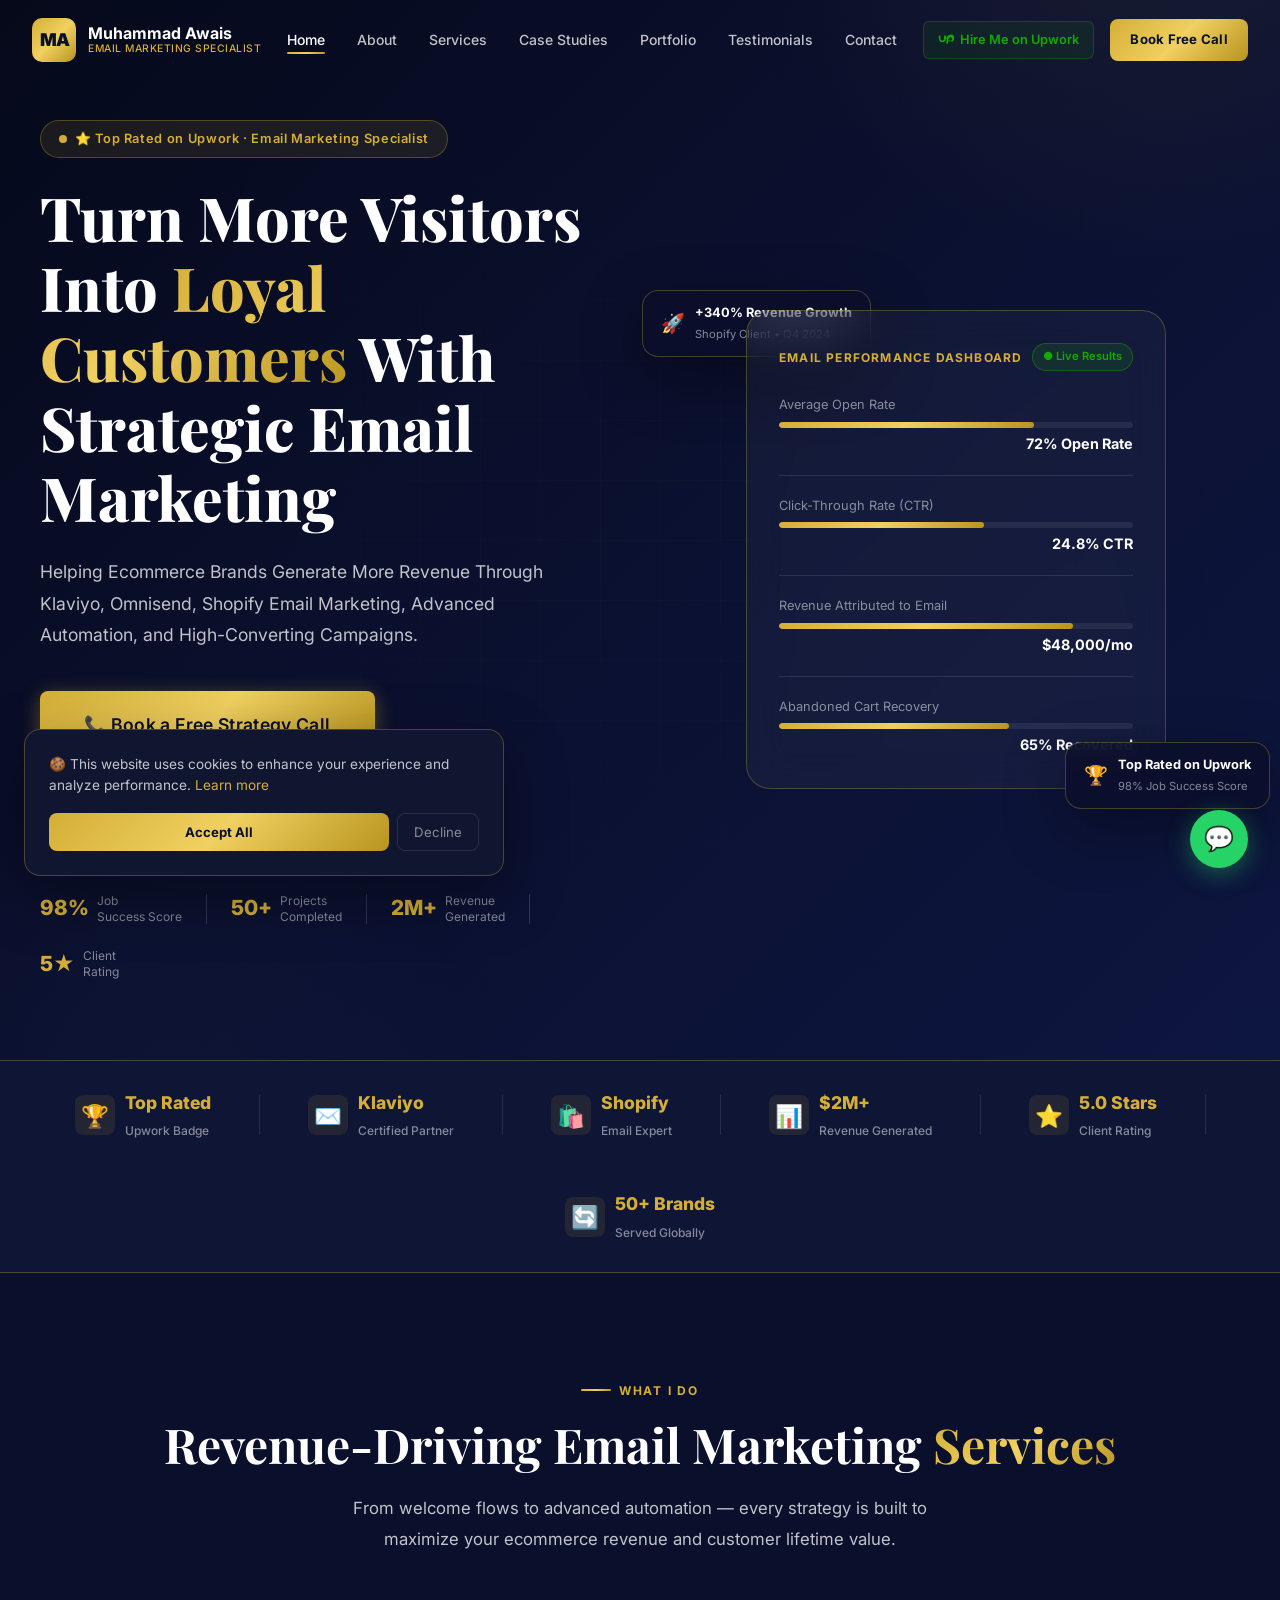
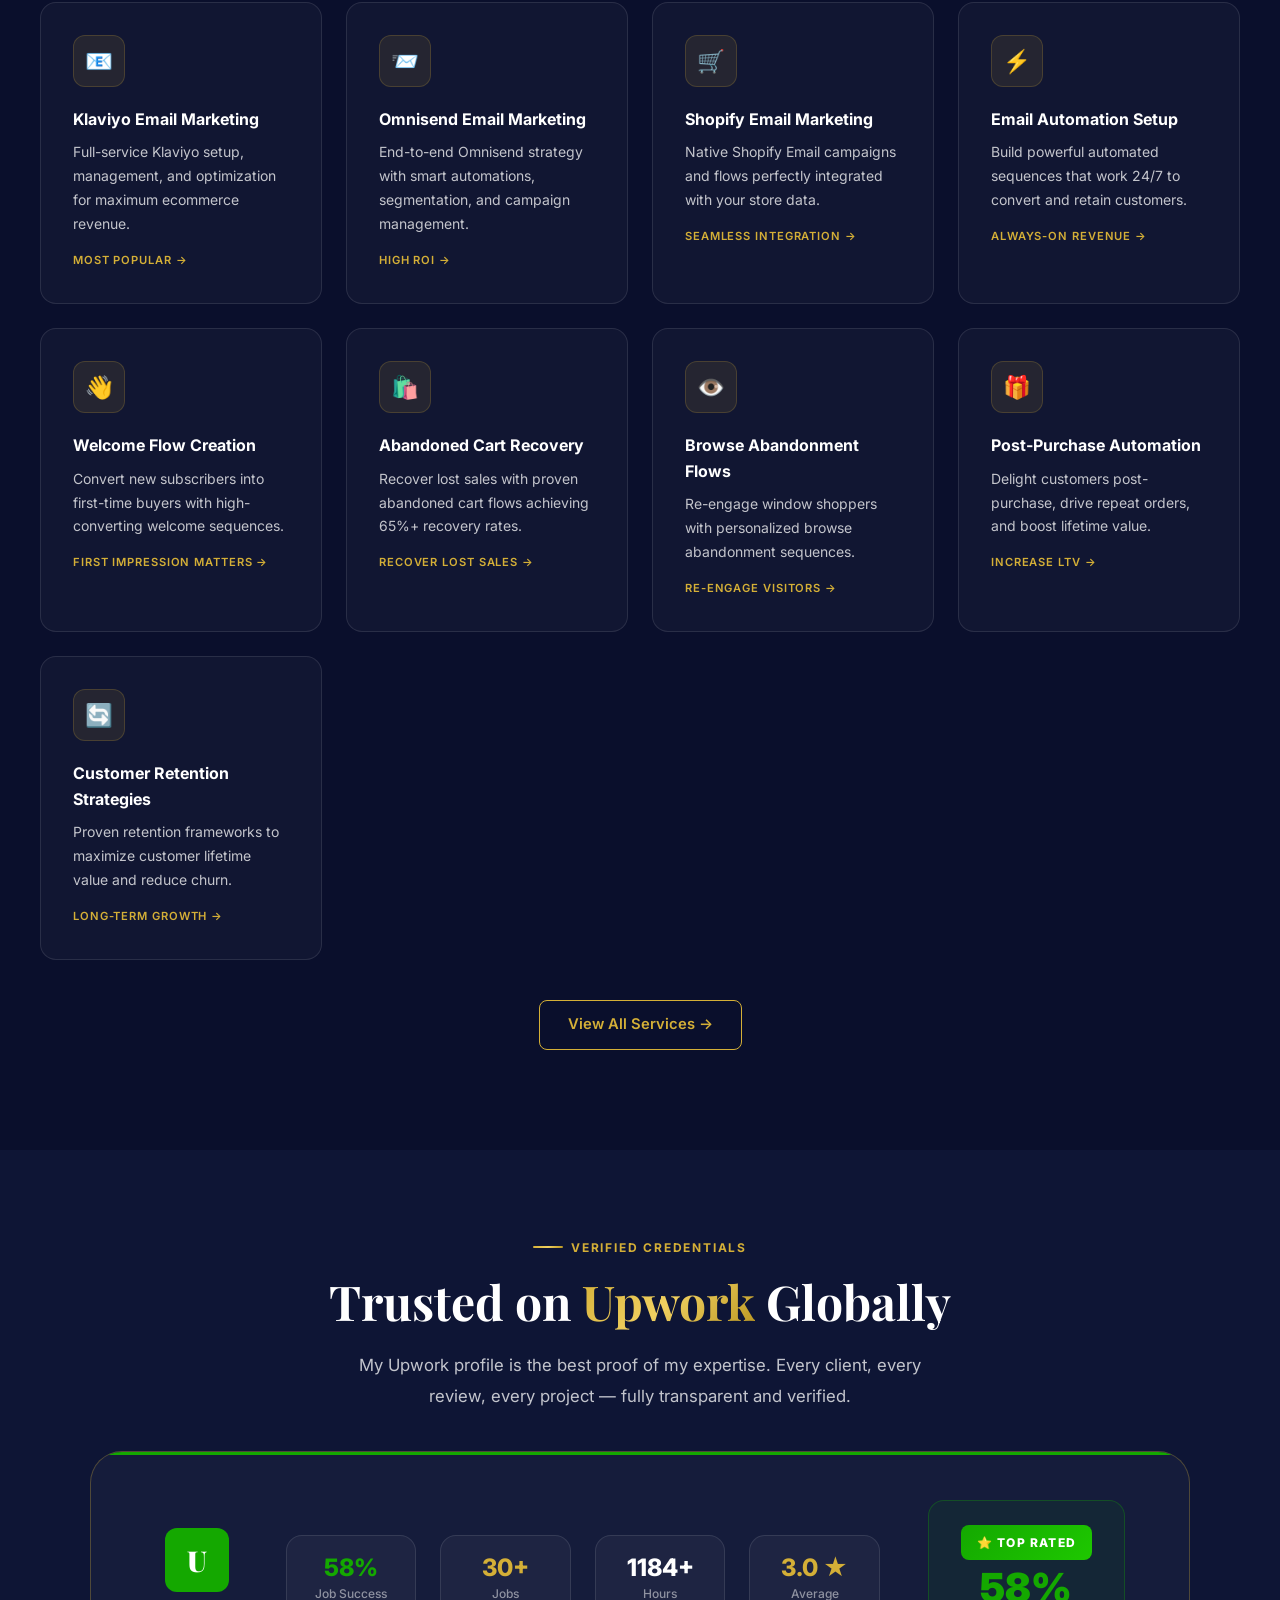
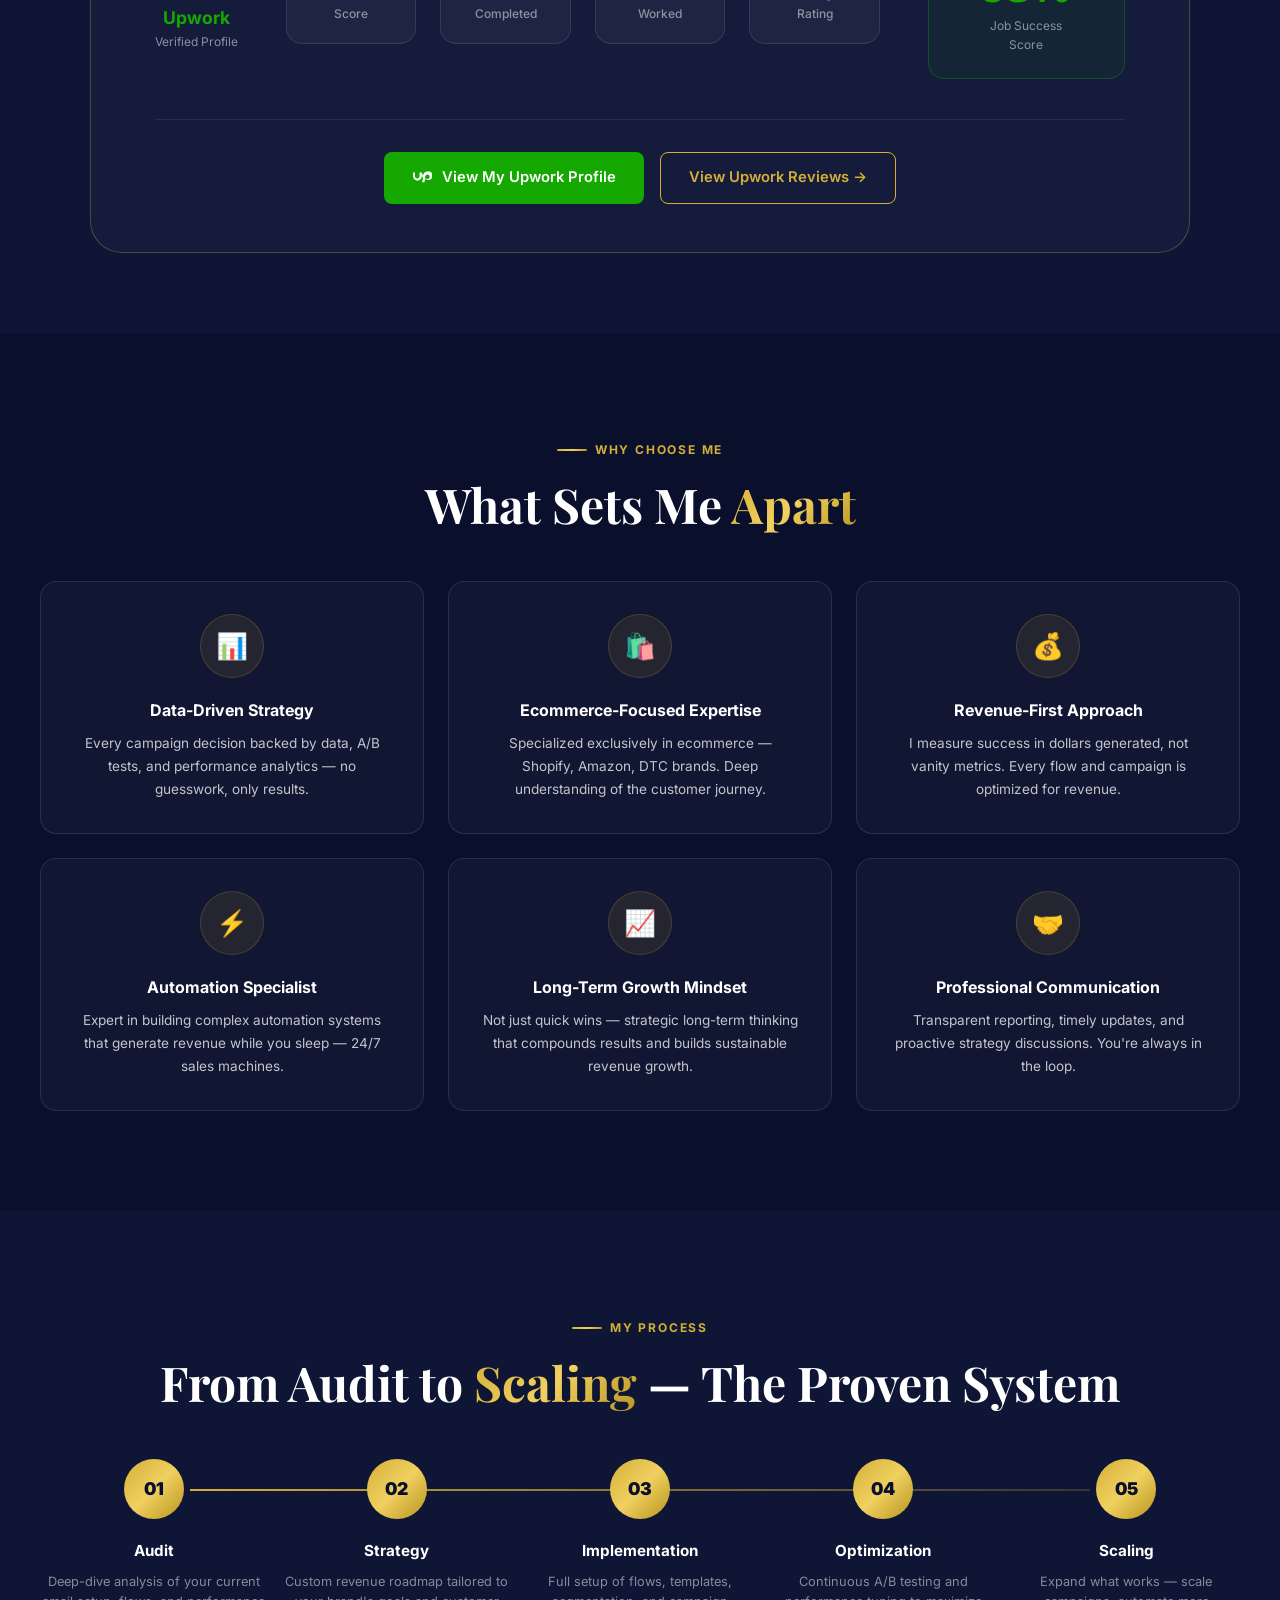
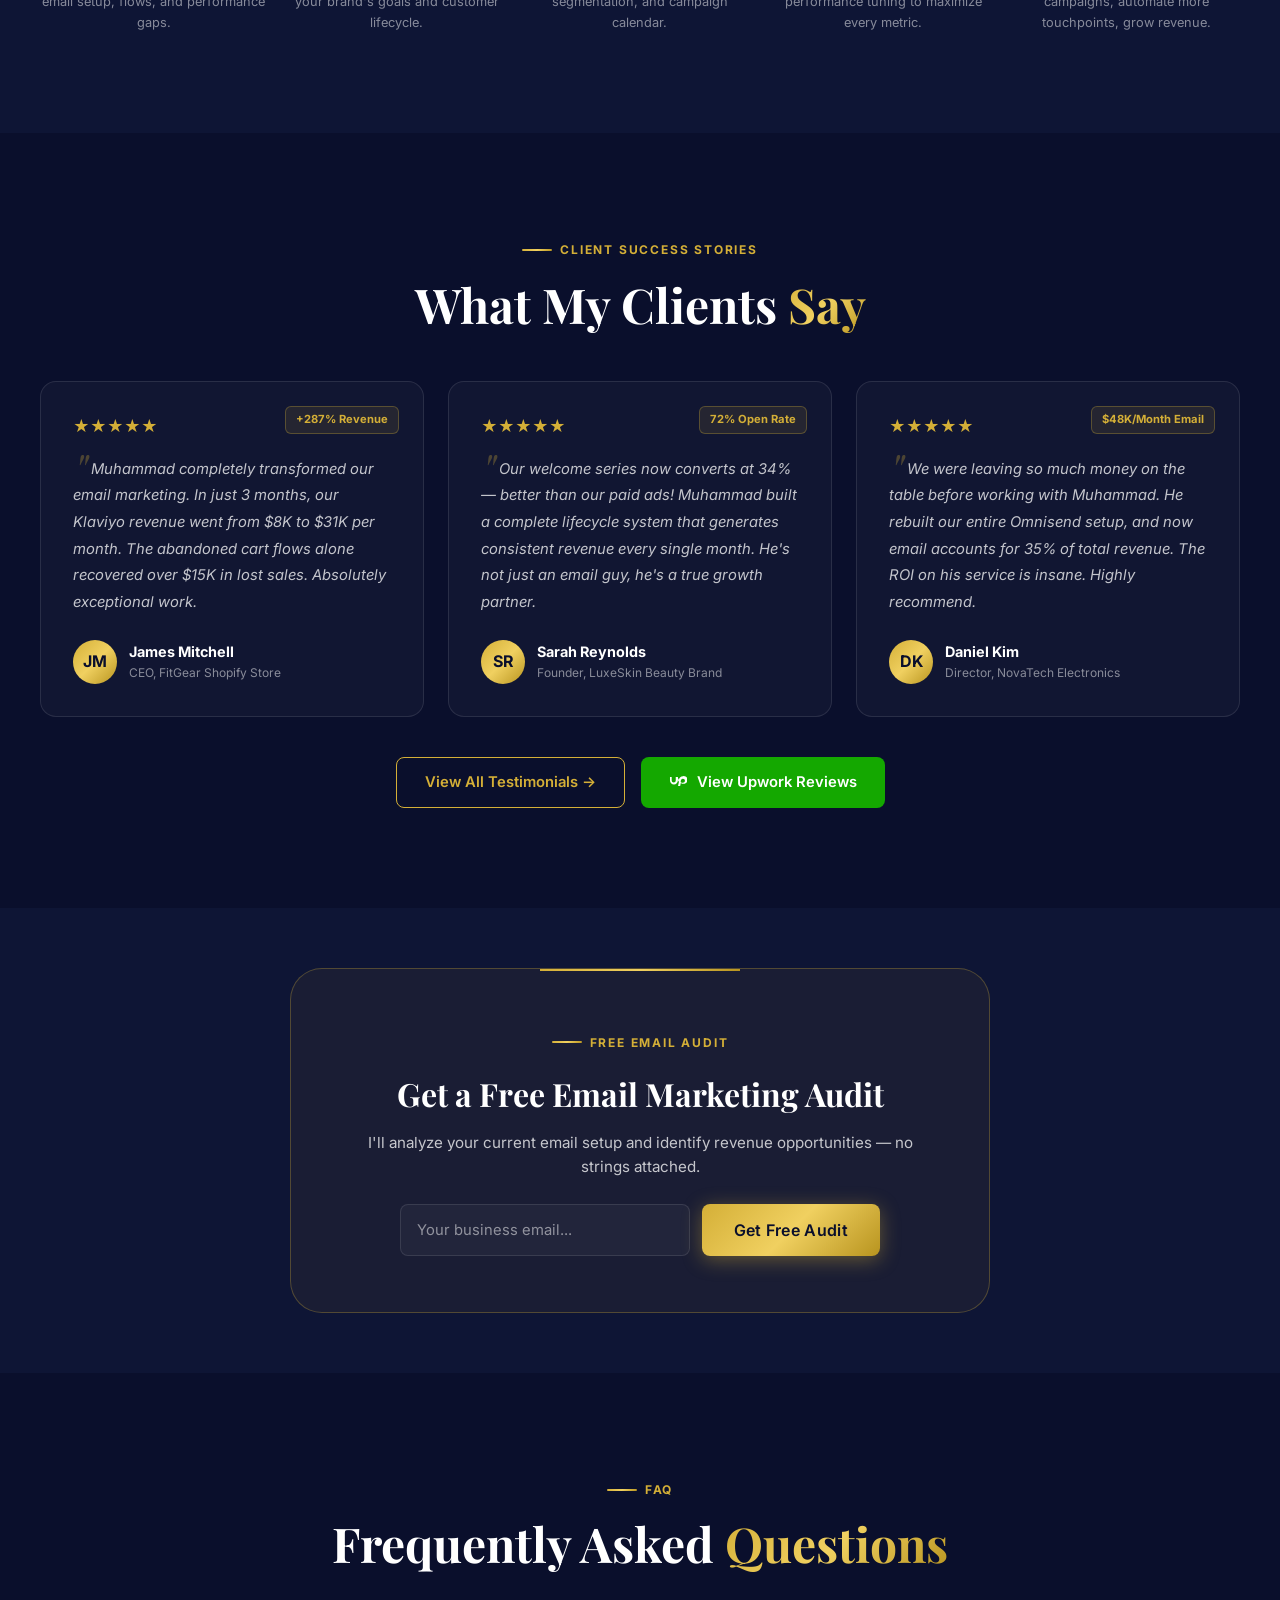
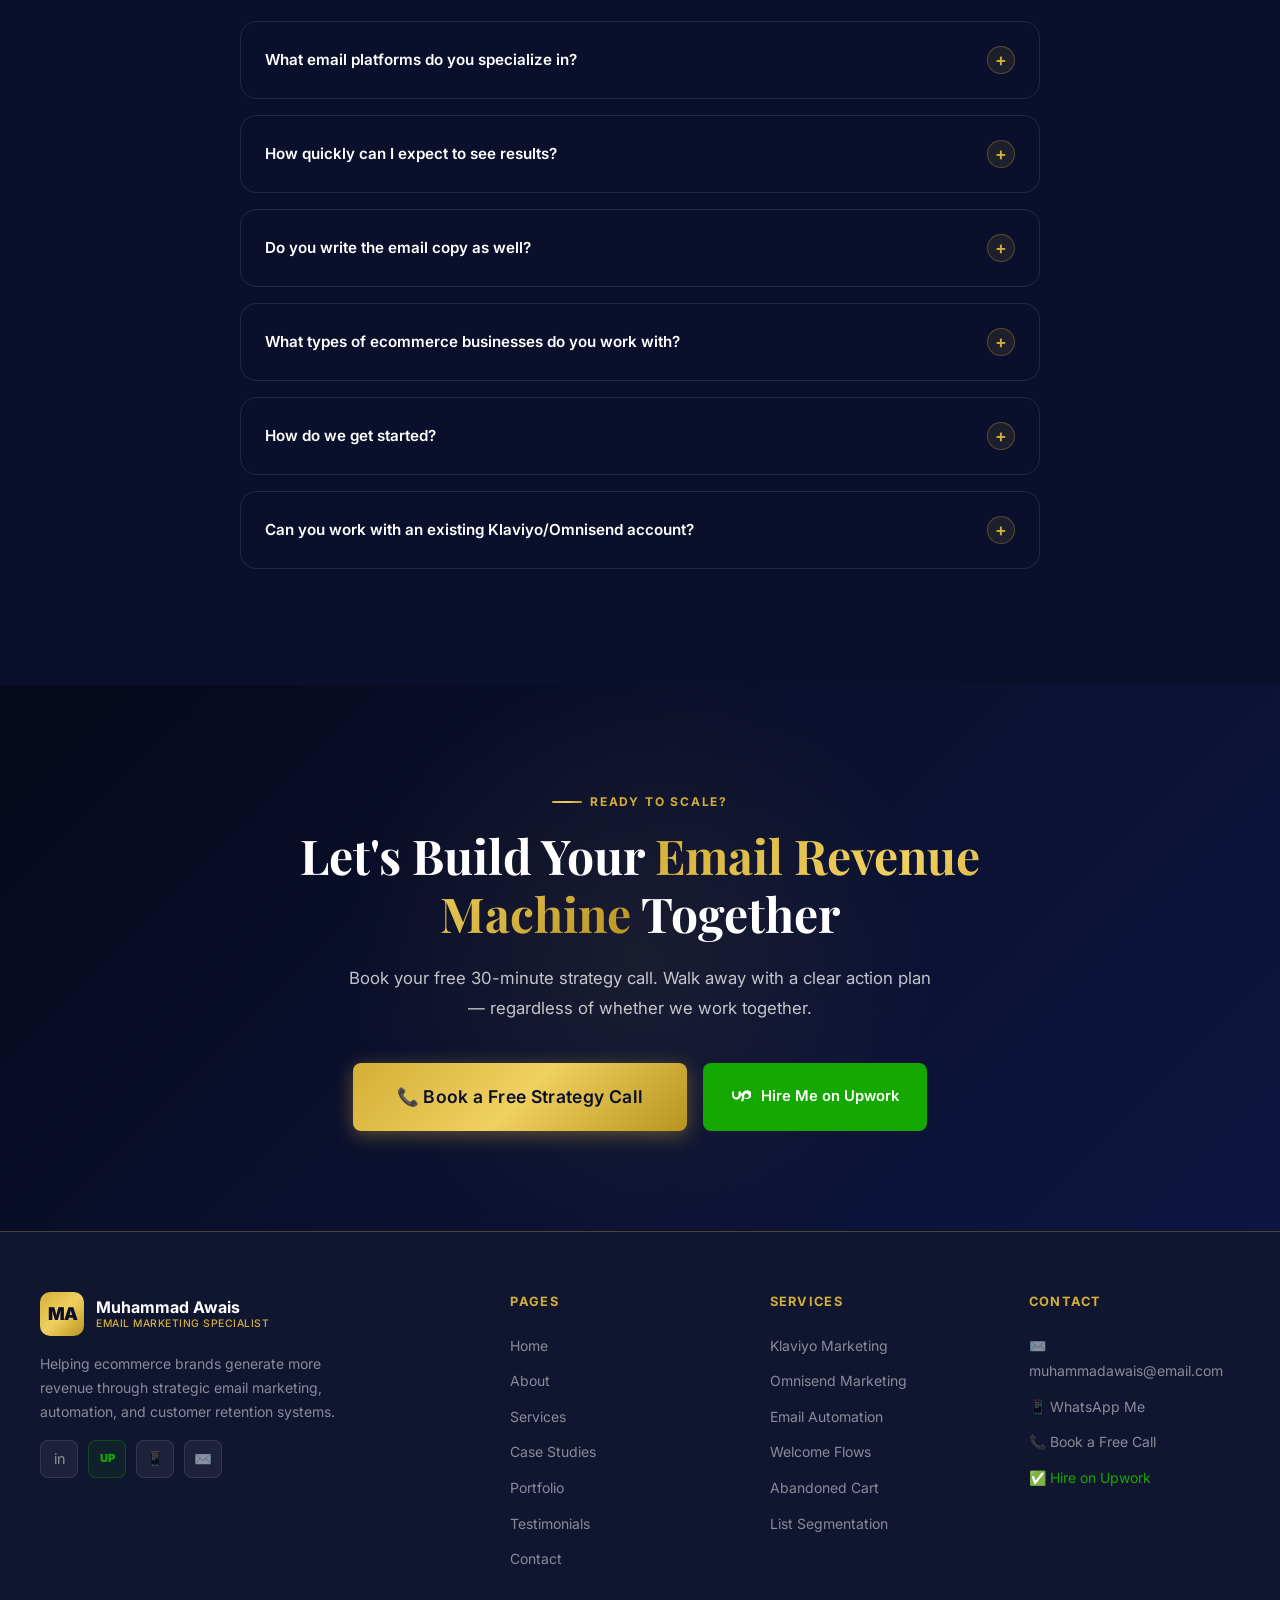
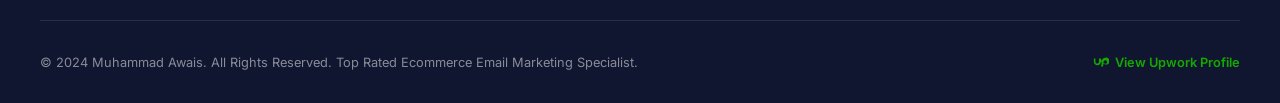
<file: index.html>
<!DOCTYPE html>
<html lang="en">
<head>
  <meta charset="UTF-8" />
  <meta name="viewport" content="width=device-width, initial-scale=1.0" />
  <title>Muhammad Awais | Ecommerce Email Marketing Specialist | Klaviyo & Shopify Expert</title>
  <meta name="description" content="Top Rated Upwork Ecommerce Email Marketing Specialist helping Shopify & Klaviyo brands generate more revenue through strategic email automation, flows, and campaigns." />
  <meta name="keywords" content="ecommerce email marketing, Klaviyo expert, Shopify email marketing, email automation, abandoned cart, Muhammad Awais" />
  <meta property="og:title" content="Muhammad Awais | Ecommerce Email Marketing Specialist" />
  <meta property="og:description" content="Helping Shopify & Ecommerce brands grow revenue through strategic email marketing & automation." />
  <meta property="og:type" content="website" />
  <link rel="stylesheet" href="styles.css" />
  <link rel="icon" type="image/svg+xml" href="data:image/svg+xml,<svg xmlns='http://www.w3.org/2000/svg' viewBox='0 0 100 100'><rect width='100' height='100' rx='20' fill='%23D4AF37'/><text y='.9em' font-size='70' x='15' font-family='serif' font-weight='900' fill='%230A0F2C'>MA</text></svg>" />
</head>
<body>

<!-- ===================== NAVBAR ===================== -->
<nav class="navbar" id="navbar">
  <div class="nav-container">
    <a href="index.html" class="nav-logo">
      <div class="logo-icon">MA</div>
      <div class="logo-text">
        <span class="logo-name">Muhammad Awais</span>
        <span class="logo-title">Email Marketing Specialist</span>
      </div>
    </a>

    <ul class="nav-menu">
      <li><a href="index.html" class="nav-link">Home</a></li>
      <li><a href="about.html" class="nav-link">About</a></li>
      <li><a href="services.html" class="nav-link">Services</a></li>
      <li><a href="case-studies.html" class="nav-link">Case Studies</a></li>
      <li><a href="portfolio.html" class="nav-link">Portfolio</a></li>
      <li><a href="testimonials.html" class="nav-link">Testimonials</a></li>
      <li><a href="contact.html" class="nav-link">Contact</a></li>
    </ul>

    <div class="nav-actions">
      <a href="https://www.upwork.com/freelancers/muhammadawais12?referrer_url_path=%2Fnx%2Fsearch%2Ftalent%2Fdetails%2F~017bb8ffcffd928169%2Fprofile" target="_blank" rel="noopener" class="nav-upwork">
        <svg class="upwork-icon" viewBox="0 0 24 24" xmlns="http://www.w3.org/2000/svg"><path d="M18.561 13.158c-1.102 0-2.135-.467-3.074-1.227l.228-1.076.008-.042c.207-1.143.849-3.06 2.839-3.06 1.492 0 2.703 1.212 2.703 2.703-.001 1.489-1.212 2.702-2.704 2.702zm0-8.871c-2.703 0-4.68 1.745-5.54 4.637a12.62 12.62 0 0 1-1.227-3.637H9.003v4.709c0 1.492-1.212 2.703-2.703 2.703-1.492 0-2.703-1.211-2.703-2.703V5.287H1.306v4.709c0 2.927 2.346 5.274 5.274 5.274 2.927 0 5.273-2.347 5.273-5.274v-.787c.347.827.793 1.66 1.41 2.42l-1.193 5.596h2.82l.864-4.054c1.035.791 2.189 1.234 3.807 1.234 2.928 0 5.274-2.347 5.274-5.274-.001-2.929-2.347-5.276-5.274-5.276z"/></svg>
        Hire Me on Upwork
      </a>
      <a href="contact.html" class="btn-nav-cta">Book Free Call</a>
    </div>

    <button class="nav-hamburger" id="hamburger" aria-label="Menu">
      <span></span><span></span><span></span>
    </button>
  </div>
</nav>

<!-- ===================== MOBILE DRAWER ===================== -->
<div class="mobile-drawer" id="mobileDrawer">
  <ul class="mobile-nav-links">
    <li><a href="index.html" class="mobile-nav-link">Home <span>→</span></a></li>
    <li><a href="about.html" class="mobile-nav-link">About <span>→</span></a></li>
    <li><a href="services.html" class="mobile-nav-link">Services <span>→</span></a></li>
    <li><a href="case-studies.html" class="mobile-nav-link">Case Studies <span>→</span></a></li>
    <li><a href="portfolio.html" class="mobile-nav-link">Portfolio <span>→</span></a></li>
    <li><a href="testimonials.html" class="mobile-nav-link">Testimonials <span>→</span></a></li>
    <li><a href="contact.html" class="mobile-nav-link">Contact <span>→</span></a></li>
  </ul>
  <div class="mobile-nav-actions">
    <a href="https://www.upwork.com/freelancers/muhammadawais12?referrer_url_path=%2Fnx%2Fsearch%2Ftalent%2Fdetails%2F~017bb8ffcffd928169%2Fprofile" target="_blank" rel="noopener" class="btn btn-upwork" style="justify-content:center;">
      <svg width="18" height="18" viewBox="0 0 24 24" fill="white"><path d="M18.561 13.158c-1.102 0-2.135-.467-3.074-1.227l.228-1.076.008-.042c.207-1.143.849-3.06 2.839-3.06 1.492 0 2.703 1.212 2.703 2.703-.001 1.489-1.212 2.702-2.704 2.702zm0-8.871c-2.703 0-4.68 1.745-5.54 4.637a12.62 12.62 0 0 1-1.227-3.637H9.003v4.709c0 1.492-1.212 2.703-2.703 2.703-1.492 0-2.703-1.211-2.703-2.703V5.287H1.306v4.709c0 2.927 2.346 5.274 5.274 5.274 2.927 0 5.273-2.347 5.273-5.274v-.787c.347.827.793 1.66 1.41 2.42l-1.193 5.596h2.82l.864-4.054c1.035.791 2.189 1.234 3.807 1.234 2.928 0 5.274-2.347 5.274-5.274-.001-2.929-2.347-5.276-5.274-5.276z"/></svg>
      Hire Me on Upwork
    </a>
    <a href="contact.html" class="btn btn-primary" style="justify-content:center;">Book a Free Strategy Call</a>
  </div>
</div>

<!-- ===================== HERO ===================== -->
<section class="hero" id="home">
  <div class="hero-grid"></div>
  <div class="hero-container">
    <div class="hero-content">
      <div class="hero-badge reveal">
        <span class="dot"></span>
        ⭐ Top Rated on Upwork · Email Marketing Specialist
      </div>
      <h1 class="hero-title reveal reveal-delay-1">
        Turn More Visitors Into <span class="gold-text">Loyal Customers</span> With Strategic Email Marketing
      </h1>
      <p class="hero-subtitle reveal reveal-delay-2">
        Helping Ecommerce Brands Generate More Revenue Through Klaviyo, Omnisend, Shopify Email Marketing, Advanced Automation, and High-Converting Campaigns.
      </p>
      <div class="hero-actions reveal reveal-delay-3">
        <a href="contact.html" class="btn btn-primary btn-lg" id="heroBookCall">
          📞 Book a Free Strategy Call
        </a>
        <a href="case-studies.html" class="btn btn-secondary btn-lg" id="heroViewCases">
          View Case Studies →
        </a>
      </div>
      <div class="hero-social-proof reveal reveal-delay-4">
        <div class="social-proof-item">
          <span class="social-proof-stat" data-target="98" data-suffix="%">0%</span>
          <span class="social-proof-label">Job<br>Success Score</span>
        </div>
        <div class="social-proof-divider"></div>
        <div class="social-proof-item">
          <span class="social-proof-stat" data-target="50" data-suffix="+">0+</span>
          <span class="social-proof-label">Projects<br>Completed</span>
        </div>
        <div class="social-proof-divider"></div>
        <div class="social-proof-item">
          <span class="social-proof-stat" data-target="2" data-suffix="M+">$0M+</span>
          <span class="social-proof-label">Revenue<br>Generated</span>
        </div>
        <div class="social-proof-divider"></div>
        <div class="social-proof-item">
          <span class="social-proof-stat" data-target="5" data-suffix="★">0★</span>
          <span class="social-proof-label">Client<br>Rating</span>
        </div>
      </div>
    </div>

    <div class="hero-visual">
      <div class="float-badge float-badge-1 reveal">
        <span class="float-badge-icon">🚀</span>
        <div class="float-badge-text">
          <strong>+340% Revenue Growth</strong>
          <span>Shopify Client • Q4 2024</span>
        </div>
      </div>

      <div class="hero-card">
        <div class="hero-card-header">
          <span class="hero-card-title">Email Performance Dashboard</span>
          <span class="hero-card-badge">● Live Results</span>
        </div>
        <div class="hero-metric">
          <div class="hero-metric-label">Average Open Rate</div>
          <div class="hero-metric-bar">
            <div class="hero-metric-fill" style="width:72%"></div>
          </div>
          <div class="hero-metric-value">72% Open Rate</div>
        </div>
        <div class="hero-metric">
          <div class="hero-metric-label">Click-Through Rate (CTR)</div>
          <div class="hero-metric-bar">
            <div class="hero-metric-fill" style="width:58%;animation-delay:0.3s"></div>
          </div>
          <div class="hero-metric-value">24.8% CTR</div>
        </div>
        <div class="hero-metric">
          <div class="hero-metric-label">Revenue Attributed to Email</div>
          <div class="hero-metric-bar">
            <div class="hero-metric-fill" style="width:83%;animation-delay:0.6s"></div>
          </div>
          <div class="hero-metric-value">$48,000/mo</div>
        </div>
        <div class="hero-metric">
          <div class="hero-metric-label">Abandoned Cart Recovery</div>
          <div class="hero-metric-bar">
            <div class="hero-metric-fill" style="width:65%;animation-delay:0.9s"></div>
          </div>
          <div class="hero-metric-value">65% Recovered</div>
        </div>
      </div>

      <div class="float-badge float-badge-2 reveal">
        <span class="float-badge-icon">🏆</span>
        <div class="float-badge-text">
          <strong>Top Rated on Upwork</strong>
          <span>98% Job Success Score</span>
        </div>
      </div>
    </div>
  </div>
</section>

<!-- ===================== TRUST STRIP ===================== -->
<div class="trust-strip">
  <div class="trust-strip-inner">
    <div class="trust-item reveal">
      <div class="trust-item-icon">🏆</div>
      <div class="trust-item-text">
        <strong>Top Rated</strong>
        <span>Upwork Badge</span>
      </div>
    </div>
    <div class="trust-divider"></div>
    <div class="trust-item reveal reveal-delay-1">
      <div class="trust-item-icon">✉️</div>
      <div class="trust-item-text">
        <strong>Klaviyo</strong>
        <span>Certified Partner</span>
      </div>
    </div>
    <div class="trust-divider"></div>
    <div class="trust-item reveal reveal-delay-2">
      <div class="trust-item-icon">🛍️</div>
      <div class="trust-item-text">
        <strong>Shopify</strong>
        <span>Email Expert</span>
      </div>
    </div>
    <div class="trust-divider"></div>
    <div class="trust-item reveal reveal-delay-3">
      <div class="trust-item-icon">📊</div>
      <div class="trust-item-text">
        <strong>$2M+</strong>
        <span>Revenue Generated</span>
      </div>
    </div>
    <div class="trust-divider"></div>
    <div class="trust-item reveal reveal-delay-4">
      <div class="trust-item-icon">⭐</div>
      <div class="trust-item-text">
        <strong>5.0 Stars</strong>
        <span>Client Rating</span>
      </div>
    </div>
    <div class="trust-divider"></div>
    <div class="trust-item reveal reveal-delay-5">
      <div class="trust-item-icon">🔄</div>
      <div class="trust-item-text">
        <strong>50+ Brands</strong>
        <span>Served Globally</span>
      </div>
    </div>
  </div>
</div>

<!-- ===================== SERVICES OVERVIEW ===================== -->
<section class="section" id="services-overview">
  <div class="container">
    <div class="text-center">
      <div class="section-label reveal">What I Do</div>
      <h2 class="section-title reveal reveal-delay-1">Revenue-Driving Email Marketing <span>Services</span></h2>
      <p class="section-desc reveal reveal-delay-2">From welcome flows to advanced automation — every strategy is built to maximize your ecommerce revenue and customer lifetime value.</p>
    </div>

    <div class="services-grid">
      <div class="service-card reveal">
        <div class="service-icon">📧</div>
        <div class="service-name">Klaviyo Email Marketing</div>
        <div class="service-desc">Full-service Klaviyo setup, management, and optimization for maximum ecommerce revenue.</div>
        <div class="service-tag">Most Popular →</div>
      </div>
      <div class="service-card reveal reveal-delay-1">
        <div class="service-icon">📨</div>
        <div class="service-name">Omnisend Email Marketing</div>
        <div class="service-desc">End-to-end Omnisend strategy with smart automations, segmentation, and campaign management.</div>
        <div class="service-tag">High ROI →</div>
      </div>
      <div class="service-card reveal reveal-delay-2">
        <div class="service-icon">🛒</div>
        <div class="service-name">Shopify Email Marketing</div>
        <div class="service-desc">Native Shopify Email campaigns and flows perfectly integrated with your store data.</div>
        <div class="service-tag">Seamless Integration →</div>
      </div>
      <div class="service-card reveal reveal-delay-3">
        <div class="service-icon">⚡</div>
        <div class="service-name">Email Automation Setup</div>
        <div class="service-desc">Build powerful automated sequences that work 24/7 to convert and retain customers.</div>
        <div class="service-tag">Always-On Revenue →</div>
      </div>
      <div class="service-card reveal reveal-delay-4">
        <div class="service-icon">👋</div>
        <div class="service-name">Welcome Flow Creation</div>
        <div class="service-desc">Convert new subscribers into first-time buyers with high-converting welcome sequences.</div>
        <div class="service-tag">First Impression Matters →</div>
      </div>
      <div class="service-card reveal reveal-delay-5">
        <div class="service-icon">🛍️</div>
        <div class="service-name">Abandoned Cart Recovery</div>
        <div class="service-desc">Recover lost sales with proven abandoned cart flows achieving 65%+ recovery rates.</div>
        <div class="service-tag">Recover Lost Sales →</div>
      </div>
      <div class="service-card reveal">
        <div class="service-icon">👁️</div>
        <div class="service-name">Browse Abandonment Flows</div>
        <div class="service-desc">Re-engage window shoppers with personalized browse abandonment sequences.</div>
        <div class="service-tag">Re-Engage Visitors →</div>
      </div>
      <div class="service-card reveal reveal-delay-1">
        <div class="service-icon">🎁</div>
        <div class="service-name">Post-Purchase Automation</div>
        <div class="service-desc">Delight customers post-purchase, drive repeat orders, and boost lifetime value.</div>
        <div class="service-tag">Increase LTV →</div>
      </div>
      <div class="service-card reveal reveal-delay-2">
        <div class="service-icon">🔄</div>
        <div class="service-name">Customer Retention Strategies</div>
        <div class="service-desc">Proven retention frameworks to maximize customer lifetime value and reduce churn.</div>
        <div class="service-tag">Long-Term Growth →</div>
      </div>
    </div>

    <div style="text-align:center; margin-top:2.5rem;">
      <a href="services.html" class="btn btn-outline-gold" id="viewAllServices">View All Services →</a>
    </div>
  </div>
</section>

<!-- ===================== UPWORK SECTION ===================== -->
<section class="upwork-section" id="upwork">
  <div class="container">
    <div class="text-center" style="margin-bottom:2.5rem;">
      <div class="section-label reveal">Verified Credentials</div>
      <h2 class="section-title reveal reveal-delay-1">Trusted on <span>Upwork</span> Globally</h2>
      <p class="section-desc reveal reveal-delay-2">My Upwork profile is the best proof of my expertise. Every client, every review, every project — fully transparent and verified.</p>
    </div>

    <div class="upwork-card reveal">
      <div class="upwork-card-inner">
        <div class="upwork-brand">
          <div class="upwork-logo-large">U</div>
          <div class="upwork-brand-name">Upwork</div>
          <div class="upwork-brand-sub">Verified Profile</div>
        </div>

        <div class="upwork-stats-grid">
          <div class="upwork-stat">
            <div class="upwork-stat-value green" data-target="98" data-suffix="%">0%</div>
            <div class="upwork-stat-label">Job Success<br>Score</div>
          </div>
          <div class="upwork-stat">
            <div class="upwork-stat-value gold" data-target="50" data-suffix="+">0+</div>
            <div class="upwork-stat-label">Jobs<br>Completed</div>
          </div>
          <div class="upwork-stat">
            <div class="upwork-stat-value" data-target="2000" data-suffix="+">0+</div>
            <div class="upwork-stat-label">Hours<br>Worked</div>
          </div>
          <div class="upwork-stat">
            <div class="upwork-stat-value gold" data-target="5" data-suffix=".0 ★">0</div>
            <div class="upwork-stat-label">Average<br>Rating</div>
          </div>
        </div>

        <div class="upwork-badge">
          <div class="top-rated-badge">⭐ TOP RATED</div>
          <div class="jss-display" data-target="98" data-suffix="%">0%</div>
          <div class="jss-label">Job Success<br>Score</div>
        </div>
      </div>

      <div style="text-align:center;margin-top:2.5rem;padding-top:2rem;border-top:1px solid rgba(255,255,255,0.08);display:flex;gap:1rem;justify-content:center;flex-wrap:wrap;">
        <a href="https://www.upwork.com/freelancers/muhammadawais12?referrer_url_path=%2Fnx%2Fsearch%2Ftalent%2Fdetails%2F~017bb8ffcffd928169%2Fprofile" target="_blank" rel="noopener" class="btn btn-upwork" id="viewUpworkProfile">
          <svg width="20" height="20" viewBox="0 0 24 24" fill="white"><path d="M18.561 13.158c-1.102 0-2.135-.467-3.074-1.227l.228-1.076.008-.042c.207-1.143.849-3.06 2.839-3.06 1.492 0 2.703 1.212 2.703 2.703-.001 1.489-1.212 2.702-2.704 2.702zm0-8.871c-2.703 0-4.68 1.745-5.54 4.637a12.62 12.62 0 0 1-1.227-3.637H9.003v4.709c0 1.492-1.212 2.703-2.703 2.703-1.492 0-2.703-1.211-2.703-2.703V5.287H1.306v4.709c0 2.927 2.346 5.274 5.274 5.274 2.927 0 5.273-2.347 5.273-5.274v-.787c.347.827.793 1.66 1.41 2.42l-1.193 5.596h2.82l.864-4.054c1.035.791 2.189 1.234 3.807 1.234 2.928 0 5.274-2.347 5.274-5.274-.001-2.929-2.347-5.276-5.274-5.276z"/></svg>
          View My Upwork Profile
        </a>
        <a href="testimonials.html" class="btn btn-outline-gold" id="viewUpworkReviews">View Upwork Reviews →</a>
      </div>
    </div>
  </div>
</section>

<!-- ===================== WHY WORK WITH ME ===================== -->
<section class="section">
  <div class="container">
    <div class="text-center">
      <div class="section-label reveal">Why Choose Me</div>
      <h2 class="section-title reveal reveal-delay-1">What Sets Me <span>Apart</span></h2>
    </div>
    <div class="why-grid">
      <div class="why-card reveal">
        <div class="why-icon">📊</div>
        <div class="why-title">Data-Driven Strategy</div>
        <div class="why-desc">Every campaign decision backed by data, A/B tests, and performance analytics — no guesswork, only results.</div>
      </div>
      <div class="why-card reveal reveal-delay-1">
        <div class="why-icon">🛍️</div>
        <div class="why-title">Ecommerce-Focused Expertise</div>
        <div class="why-desc">Specialized exclusively in ecommerce — Shopify, Amazon, DTC brands. Deep understanding of the customer journey.</div>
      </div>
      <div class="why-card reveal reveal-delay-2">
        <div class="why-icon">💰</div>
        <div class="why-title">Revenue-First Approach</div>
        <div class="why-desc">I measure success in dollars generated, not vanity metrics. Every flow and campaign is optimized for revenue.</div>
      </div>
      <div class="why-card reveal reveal-delay-3">
        <div class="why-icon">⚡</div>
        <div class="why-title">Automation Specialist</div>
        <div class="why-desc">Expert in building complex automation systems that generate revenue while you sleep — 24/7 sales machines.</div>
      </div>
      <div class="why-card reveal reveal-delay-4">
        <div class="why-icon">📈</div>
        <div class="why-title">Long-Term Growth Mindset</div>
        <div class="why-desc">Not just quick wins — strategic long-term thinking that compounds results and builds sustainable revenue growth.</div>
      </div>
      <div class="why-card reveal reveal-delay-5">
        <div class="why-icon">🤝</div>
        <div class="why-title">Professional Communication</div>
        <div class="why-desc">Transparent reporting, timely updates, and proactive strategy discussions. You're always in the loop.</div>
      </div>
    </div>
  </div>
</section>

<!-- ===================== PROCESS ===================== -->
<section class="section" style="background:var(--navy-mid);">
  <div class="container">
    <div class="text-center">
      <div class="section-label reveal">My Process</div>
      <h2 class="section-title reveal reveal-delay-1">From Audit to <span>Scaling</span> — The Proven System</h2>
    </div>
    <div class="process-steps">
      <div class="process-step reveal">
        <div class="step-number">01</div>
        <div class="step-title">Audit</div>
        <div class="step-desc">Deep-dive analysis of your current email setup, flows, and performance gaps.</div>
      </div>
      <div class="process-step reveal reveal-delay-1">
        <div class="step-number">02</div>
        <div class="step-title">Strategy</div>
        <div class="step-desc">Custom revenue roadmap tailored to your brand's goals and customer lifecycle.</div>
      </div>
      <div class="process-step reveal reveal-delay-2">
        <div class="step-number">03</div>
        <div class="step-title">Implementation</div>
        <div class="step-desc">Full setup of flows, templates, segmentation, and campaign calendar.</div>
      </div>
      <div class="process-step reveal reveal-delay-3">
        <div class="step-number">04</div>
        <div class="step-title">Optimization</div>
        <div class="step-desc">Continuous A/B testing and performance tuning to maximize every metric.</div>
      </div>
      <div class="process-step reveal reveal-delay-4">
        <div class="step-number">05</div>
        <div class="step-title">Scaling</div>
        <div class="step-desc">Expand what works — scale campaigns, automate more touchpoints, grow revenue.</div>
      </div>
    </div>
  </div>
</section>

<!-- ===================== TESTIMONIALS PREVIEW ===================== -->
<section class="section">
  <div class="container">
    <div class="text-center">
      <div class="section-label reveal">Client Success Stories</div>
      <h2 class="section-title reveal reveal-delay-1">What My Clients <span>Say</span></h2>
    </div>
    <div class="testimonials-grid">
      <div class="testimonial-card reveal">
        <div class="testimonial-result">+287% Revenue</div>
        <div class="testimonial-stars">★★★★★</div>
        <div class="testimonial-quote">Muhammad completely transformed our email marketing. In just 3 months, our Klaviyo revenue went from $8K to $31K per month. The abandoned cart flows alone recovered over $15K in lost sales. Absolutely exceptional work.</div>
        <div class="testimonial-author">
          <div class="author-avatar">JM</div>
          <div class="author-info">
            <div class="author-name">James Mitchell</div>
            <div class="author-role">CEO, FitGear Shopify Store</div>
          </div>
        </div>
      </div>
      <div class="testimonial-card reveal reveal-delay-1">
        <div class="testimonial-result">72% Open Rate</div>
        <div class="testimonial-stars">★★★★★</div>
        <div class="testimonial-quote">Our welcome series now converts at 34% — better than our paid ads! Muhammad built a complete lifecycle system that generates consistent revenue every single month. He's not just an email guy, he's a true growth partner.</div>
        <div class="testimonial-author">
          <div class="author-avatar">SR</div>
          <div class="author-info">
            <div class="author-name">Sarah Reynolds</div>
            <div class="author-role">Founder, LuxeSkin Beauty Brand</div>
          </div>
        </div>
      </div>
      <div class="testimonial-card reveal reveal-delay-2">
        <div class="testimonial-result">$48K/Month Email</div>
        <div class="testimonial-stars">★★★★★</div>
        <div class="testimonial-quote">We were leaving so much money on the table before working with Muhammad. He rebuilt our entire Omnisend setup, and now email accounts for 35% of total revenue. The ROI on his service is insane. Highly recommend.</div>
        <div class="testimonial-author">
          <div class="author-avatar">DK</div>
          <div class="author-info">
            <div class="author-name">Daniel Kim</div>
            <div class="author-role">Director, NovaTech Electronics</div>
          </div>
        </div>
      </div>
    </div>
    <div style="text-align:center;margin-top:2.5rem;display:flex;gap:1rem;justify-content:center;flex-wrap:wrap;">
      <a href="testimonials.html" class="btn btn-outline-gold" id="viewAllTestimonials">View All Testimonials →</a>
      <a href="https://www.upwork.com/freelancers/muhammadawais12?referrer_url_path=%2Fnx%2Fsearch%2Ftalent%2Fdetails%2F~017bb8ffcffd928169%2Fprofile" target="_blank" rel="noopener" class="btn btn-upwork" id="viewUpworkReviewsHome">
        <svg width="18" height="18" viewBox="0 0 24 24" fill="white"><path d="M18.561 13.158c-1.102 0-2.135-.467-3.074-1.227l.228-1.076.008-.042c.207-1.143.849-3.06 2.839-3.06 1.492 0 2.703 1.212 2.703 2.703-.001 1.489-1.212 2.702-2.704 2.702zm0-8.871c-2.703 0-4.68 1.745-5.54 4.637a12.62 12.62 0 0 1-1.227-3.637H9.003v4.709c0 1.492-1.212 2.703-2.703 2.703-1.492 0-2.703-1.211-2.703-2.703V5.287H1.306v4.709c0 2.927 2.346 5.274 5.274 5.274 2.927 0 5.273-2.347 5.273-5.274v-.787c.347.827.793 1.66 1.41 2.42l-1.193 5.596h2.82l.864-4.054c1.035.791 2.189 1.234 3.807 1.234 2.928 0 5.274-2.347 5.274-5.274-.001-2.929-2.347-5.276-5.274-5.276z"/></svg>
        View Upwork Reviews
      </a>
    </div>
  </div>
</section>

<!-- ===================== CTA BANNER ===================== -->
<section class="section-sm" style="background:var(--navy-mid);">
  <div class="container">
    <div class="lead-capture reveal">
      <div class="section-label" style="justify-content:center;">Free Email Audit</div>
      <h2 style="font-family:'Playfair Display',serif;font-size:clamp(1.5rem,3vw,2rem);font-weight:700;color:var(--white);margin-bottom:0.75rem;">Get a Free Email Marketing Audit</h2>
      <p style="color:var(--text-secondary);font-size:0.95rem;margin-bottom:0;">I'll analyze your current email setup and identify revenue opportunities — no strings attached.</p>
      <form class="lead-form" id="leadForm">
        <input type="email" class="form-input" placeholder="Your business email..." required id="leadEmail" />
        <button type="submit" class="btn btn-primary" id="leadSubmit">Get Free Audit</button>
      </form>
    </div>
  </div>
</section>

<!-- ===================== FAQ ===================== -->
<section class="section">
  <div class="container">
    <div class="text-center">
      <div class="section-label reveal">FAQ</div>
      <h2 class="section-title reveal reveal-delay-1">Frequently Asked <span>Questions</span></h2>
    </div>
    <div class="faq-list">
      <div class="faq-item reveal">
        <div class="faq-question">What email platforms do you specialize in? <span class="faq-icon">+</span></div>
        <div class="faq-answer"><div class="faq-answer-inner">I specialize in Klaviyo, Omnisend, and Shopify Email. These are the three most powerful platforms for ecommerce email marketing. I can also work with Mailchimp and ActiveCampaign if your business uses those.</div></div>
      </div>
      <div class="faq-item reveal reveal-delay-1">
        <div class="faq-question">How quickly can I expect to see results? <span class="faq-icon">+</span></div>
        <div class="faq-answer"><div class="faq-answer-inner">Most clients see measurable revenue improvements within the first 2–4 weeks once flows are live. The abandoned cart and welcome flows typically show results almost immediately. Full optimization takes 60–90 days of continuous testing.</div></div>
      </div>
      <div class="faq-item reveal reveal-delay-2">
        <div class="faq-question">Do you write the email copy as well? <span class="faq-icon">+</span></div>
        <div class="faq-answer"><div class="faq-answer-inner">Yes! I handle everything end-to-end — strategy, copywriting, design, automation setup, and ongoing optimization. You get a complete, done-for-you email marketing system.</div></div>
      </div>
      <div class="faq-item reveal reveal-delay-3">
        <div class="faq-question">What types of ecommerce businesses do you work with? <span class="faq-icon">+</span></div>
        <div class="faq-answer"><div class="faq-answer-inner">I work with Shopify stores, Amazon sellers, DTC brands, beauty & skincare brands, fashion & apparel, health & wellness, electronics, home goods, and most other ecommerce verticals. The email strategies are tailored to your specific niche.</div></div>
      </div>
      <div class="faq-item reveal reveal-delay-4">
        <div class="faq-question">How do we get started? <span class="faq-icon">+</span></div>
        <div class="faq-answer"><div class="faq-answer-inner">Simply book a free 30-minute strategy call. We'll discuss your current situation, your goals, and I'll share a custom plan for growing your email revenue. No commitment required — just a conversation to see if we're a great fit.</div></div>
      </div>
      <div class="faq-item reveal reveal-delay-5">
        <div class="faq-question">Can you work with an existing Klaviyo/Omnisend account? <span class="faq-icon">+</span></div>
        <div class="faq-answer"><div class="faq-answer-inner">Absolutely. I can audit and optimize your existing setup or build from scratch. Many clients come with existing accounts that need restructuring, and we typically see dramatic improvements from a proper audit and rebuild.</div></div>
      </div>
    </div>
  </div>
</section>

<!-- ===================== FINAL CTA ===================== -->
<section class="section" style="background:var(--gradient-hero);text-align:center;position:relative;overflow:hidden;">
  <div style="position:absolute;top:50%;left:50%;transform:translate(-50%,-50%);width:600px;height:600px;background:radial-gradient(circle,rgba(212,175,55,0.08) 0%,transparent 70%);pointer-events:none;"></div>
  <div class="container" style="position:relative;">
    <div class="section-label reveal" style="justify-content:center;">Ready to Scale?</div>
    <h2 class="section-title reveal reveal-delay-1" style="max-width:700px;margin:0 auto 1.25rem;">Let's Build Your <span>Email Revenue Machine</span> Together</h2>
    <p class="section-desc reveal reveal-delay-2" style="margin:0 auto 2.5rem;">Book your free 30-minute strategy call. Walk away with a clear action plan — regardless of whether we work together.</p>
    <div class="reveal reveal-delay-3" style="display:flex;gap:1rem;justify-content:center;flex-wrap:wrap;">
      <a href="contact.html" class="btn btn-primary btn-lg" id="finalBookCall">📞 Book a Free Strategy Call</a>
      <a href="https://www.upwork.com/freelancers/muhammadawais12?referrer_url_path=%2Fnx%2Fsearch%2Ftalent%2Fdetails%2F~017bb8ffcffd928169%2Fprofile" target="_blank" rel="noopener" class="btn btn-upwork btn-lg" id="finalUpworkCTA">
        <svg width="20" height="20" viewBox="0 0 24 24" fill="white"><path d="M18.561 13.158c-1.102 0-2.135-.467-3.074-1.227l.228-1.076.008-.042c.207-1.143.849-3.06 2.839-3.06 1.492 0 2.703 1.212 2.703 2.703-.001 1.489-1.212 2.702-2.704 2.702zm0-8.871c-2.703 0-4.68 1.745-5.54 4.637a12.62 12.62 0 0 1-1.227-3.637H9.003v4.709c0 1.492-1.212 2.703-2.703 2.703-1.492 0-2.703-1.211-2.703-2.703V5.287H1.306v4.709c0 2.927 2.346 5.274 5.274 5.274 2.927 0 5.273-2.347 5.273-5.274v-.787c.347.827.793 1.66 1.41 2.42l-1.193 5.596h2.82l.864-4.054c1.035.791 2.189 1.234 3.807 1.234 2.928 0 5.274-2.347 5.274-5.274-.001-2.929-2.347-5.276-5.274-5.276z"/></svg>
        Hire Me on Upwork
      </a>
    </div>
  </div>
</section>

<!-- ===================== FOOTER ===================== -->
<footer class="footer">
  <div class="footer-grid">
    <div class="footer-brand">
      <div class="nav-logo" style="margin-bottom:1rem;">
        <div class="logo-icon">MA</div>
        <div class="logo-text">
          <span class="logo-name">Muhammad Awais</span>
          <span class="logo-title">Email Marketing Specialist</span>
        </div>
      </div>
      <p class="footer-tagline">Helping ecommerce brands generate more revenue through strategic email marketing, automation, and customer retention systems.</p>
      <div class="footer-social">
        <a href="https://www.linkedin.com/in/muhammadawais-emailmarketing" target="_blank" rel="noopener" class="social-btn" title="LinkedIn">in</a>
        <a href="https://www.upwork.com/freelancers/muhammadawais12?referrer_url_path=%2Fnx%2Fsearch%2Ftalent%2Fdetails%2F~017bb8ffcffd928169%2Fprofile" target="_blank" rel="noopener" class="social-btn" title="Upwork" style="font-size:0.7rem;font-weight:900;color:#14A800;border-color:rgba(20,168,0,0.3);background:rgba(20,168,0,0.08);">UP</a>
        <a href="https://wa.me/923001234567" target="_blank" rel="noopener" class="social-btn" title="WhatsApp">📱</a>
        <a href="mailto:muhammadawais@email.com" class="social-btn" title="Email">✉️</a>
      </div>
    </div>

    <div>
      <div class="footer-col-title">Pages</div>
      <ul class="footer-links">
        <li><a href="index.html" class="footer-link">Home</a></li>
        <li><a href="about.html" class="footer-link">About</a></li>
        <li><a href="services.html" class="footer-link">Services</a></li>
        <li><a href="case-studies.html" class="footer-link">Case Studies</a></li>
        <li><a href="portfolio.html" class="footer-link">Portfolio</a></li>
        <li><a href="testimonials.html" class="footer-link">Testimonials</a></li>
        <li><a href="contact.html" class="footer-link">Contact</a></li>
      </ul>
    </div>

    <div>
      <div class="footer-col-title">Services</div>
      <ul class="footer-links">
        <li><a href="services.html" class="footer-link">Klaviyo Marketing</a></li>
        <li><a href="services.html" class="footer-link">Omnisend Marketing</a></li>
        <li><a href="services.html" class="footer-link">Email Automation</a></li>
        <li><a href="services.html" class="footer-link">Welcome Flows</a></li>
        <li><a href="services.html" class="footer-link">Abandoned Cart</a></li>
        <li><a href="services.html" class="footer-link">List Segmentation</a></li>
      </ul>
    </div>

    <div>
      <div class="footer-col-title">Contact</div>
      <ul class="footer-links">
        <li><a href="mailto:muhammadawais@email.com" class="footer-link">✉️ muhammadawais@email.com</a></li>
        <li><a href="https://wa.me/923001234567" target="_blank" rel="noopener" class="footer-link">📱 WhatsApp Me</a></li>
        <li><a href="contact.html" class="footer-link">📞 Book a Free Call</a></li>
        <li><a href="https://www.upwork.com/freelancers/muhammadawais12?referrer_url_path=%2Fnx%2Fsearch%2Ftalent%2Fdetails%2F~017bb8ffcffd928169%2Fprofile" target="_blank" rel="noopener" class="footer-link" style="color:#14A800;">✅ Hire on Upwork</a></li>
      </ul>
    </div>
  </div>

  <div class="footer-bottom">
    <p class="footer-copy">© 2024 Muhammad Awais. All Rights Reserved. Top Rated Ecommerce Email Marketing Specialist.</p>
    <a href="https://www.upwork.com/freelancers/muhammadawais12?referrer_url_path=%2Fnx%2Fsearch%2Ftalent%2Fdetails%2F~017bb8ffcffd928169%2Fprofile" target="_blank" rel="noopener" class="footer-upwork-link">
      <svg width="16" height="16" viewBox="0 0 24 24" fill="currentColor"><path d="M18.561 13.158c-1.102 0-2.135-.467-3.074-1.227l.228-1.076.008-.042c.207-1.143.849-3.06 2.839-3.06 1.492 0 2.703 1.212 2.703 2.703-.001 1.489-1.212 2.702-2.704 2.702zm0-8.871c-2.703 0-4.68 1.745-5.54 4.637a12.62 12.62 0 0 1-1.227-3.637H9.003v4.709c0 1.492-1.212 2.703-2.703 2.703-1.492 0-2.703-1.211-2.703-2.703V5.287H1.306v4.709c0 2.927 2.346 5.274 5.274 5.274 2.927 0 5.273-2.347 5.273-5.274v-.787c.347.827.793 1.66 1.41 2.42l-1.193 5.596h2.82l.864-4.054c1.035.791 2.189 1.234 3.807 1.234 2.928 0 5.274-2.347 5.274-5.274-.001-2.929-2.347-5.276-5.274-5.276z"/></svg>
      View Upwork Profile
    </a>
  </div>
</footer>

<!-- WhatsApp Float -->
<a href="https://wa.me/923001234567" target="_blank" rel="noopener" class="whatsapp-float" title="Chat on WhatsApp" id="whatsappFloat">💬</a>

<!-- Cookie Consent -->
<div class="cookie-consent" id="cookieConsent">
  <div class="cookie-text">
    🍪 This website uses cookies to enhance your experience and analyze performance. <a href="#">Learn more</a>
  </div>
  <div class="cookie-buttons">
    <button class="cookie-accept" id="cookieAccept">Accept All</button>
    <button class="cookie-decline" id="cookieDecline">Decline</button>
  </div>
</div>

<script src="main.js"></script>
</body>
</html>
</file>
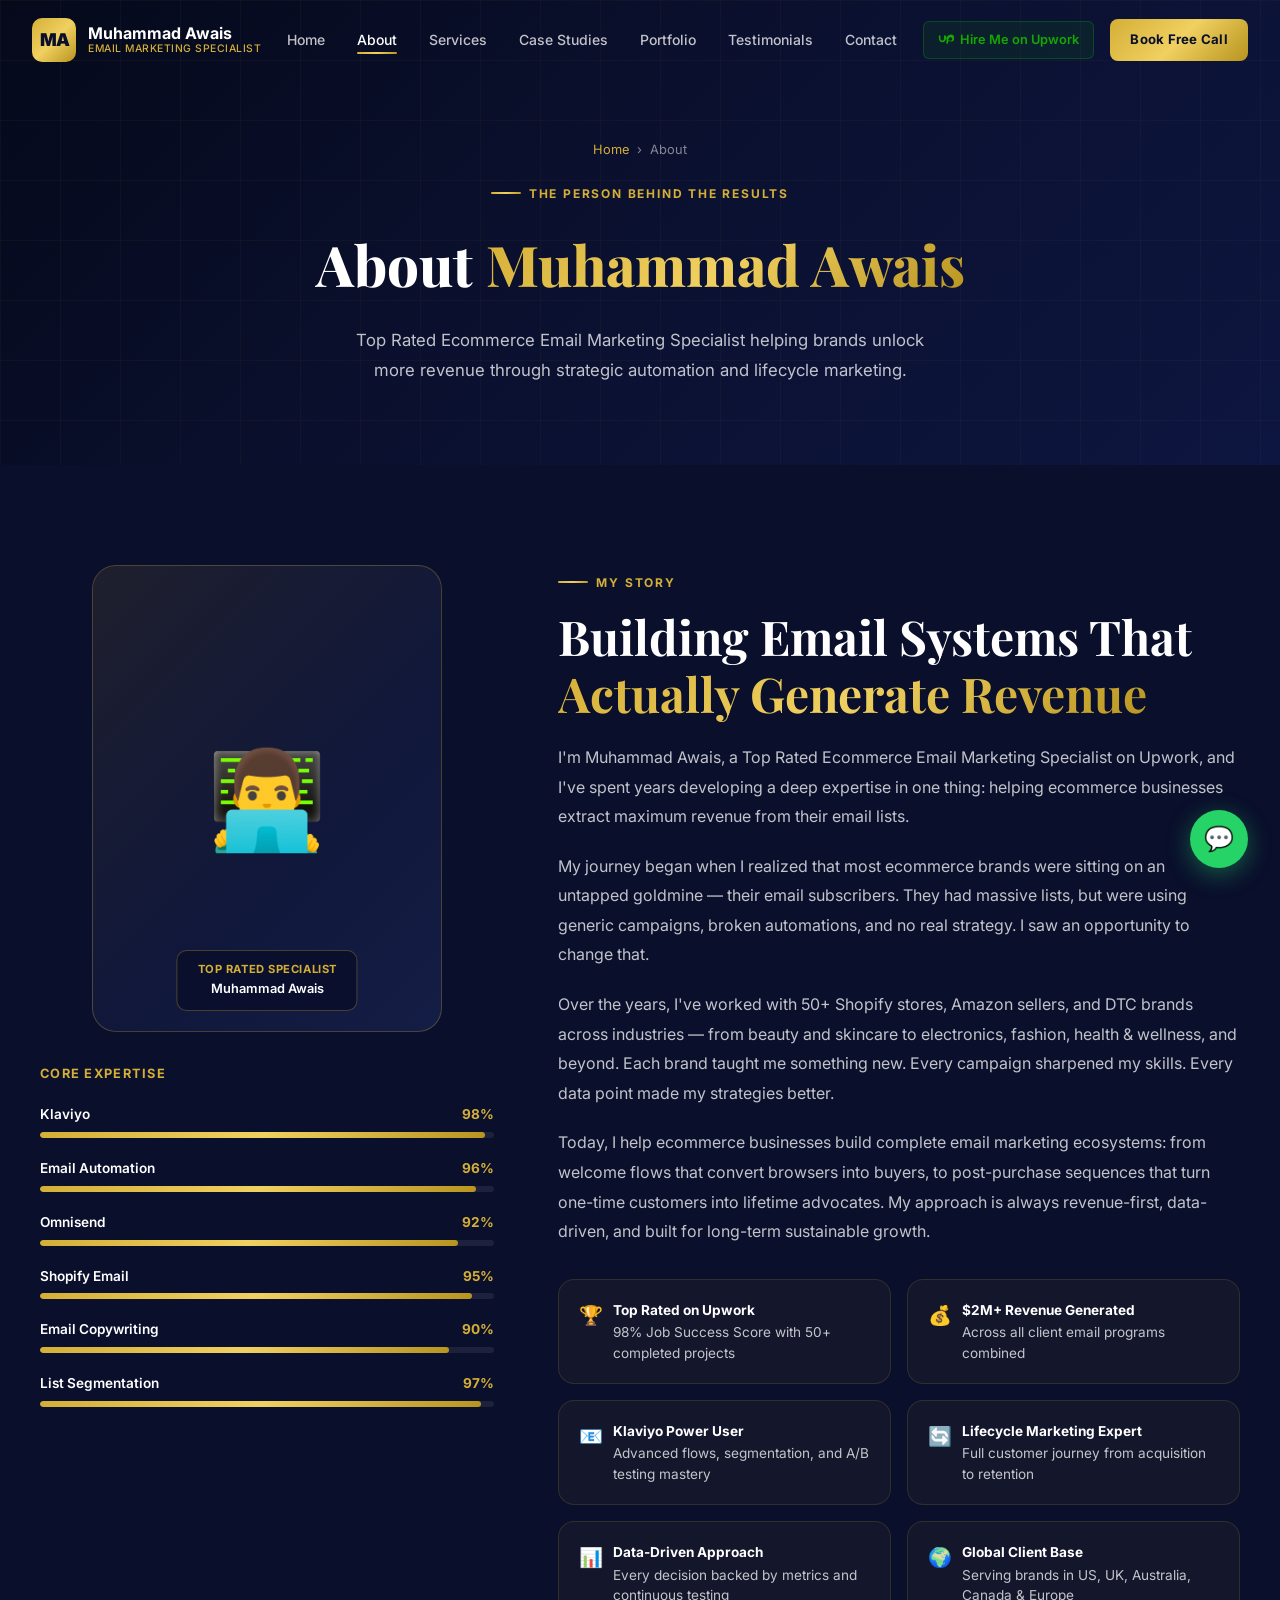
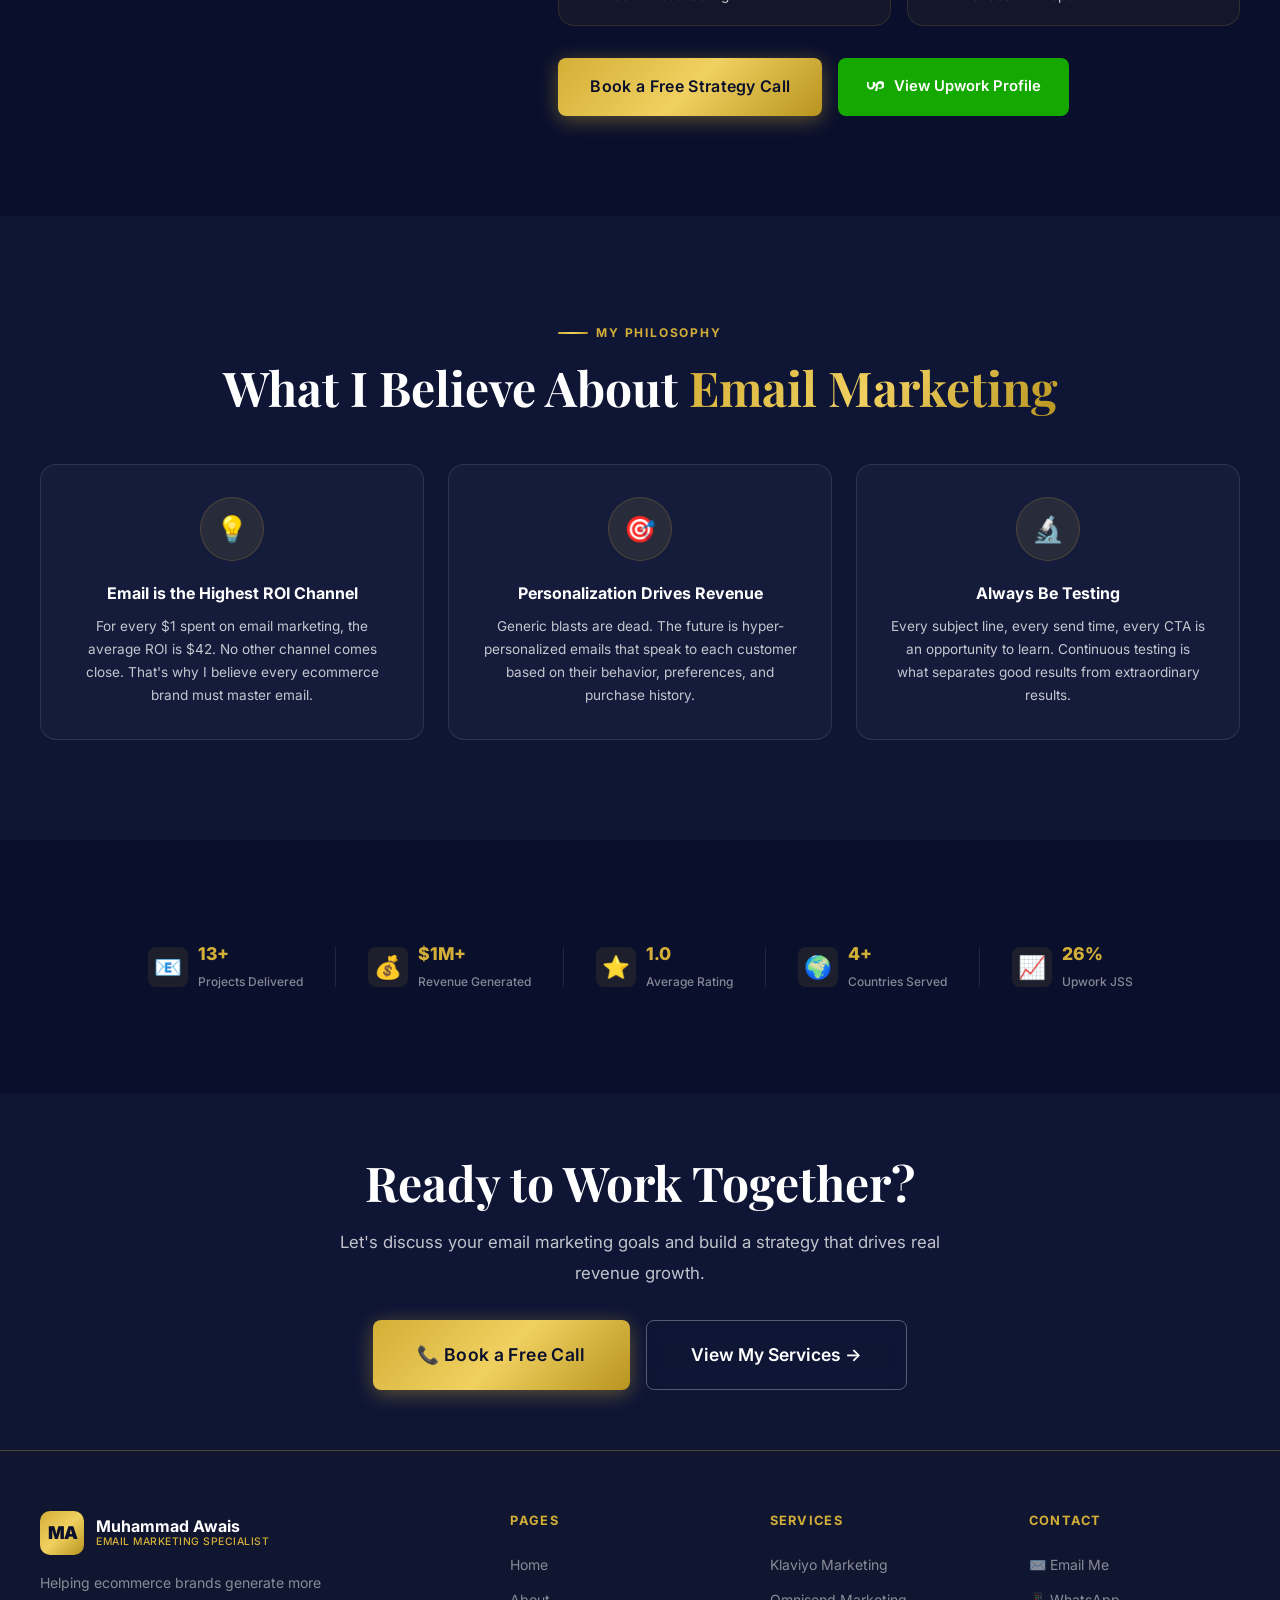
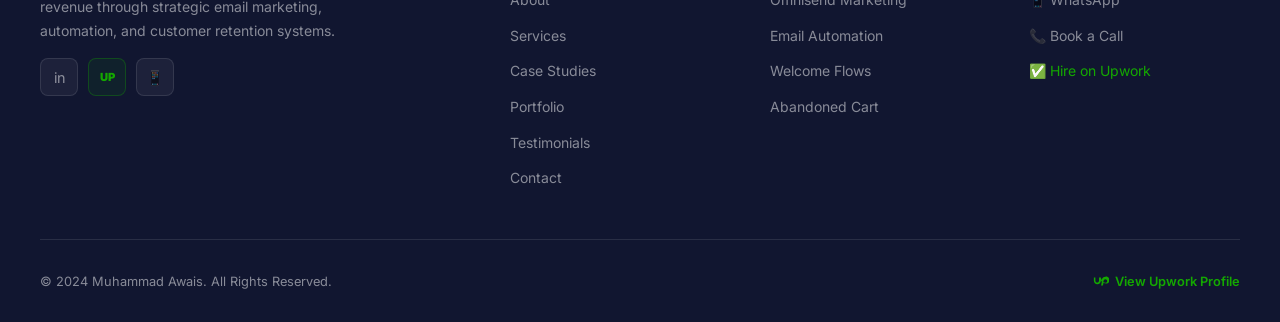
<file: about.html>
<!DOCTYPE html>
<html lang="en">
<head>
  <meta charset="UTF-8" />
  <meta name="viewport" content="width=device-width, initial-scale=1.0" />
  <title>About Muhammad Awais | Ecommerce Email Marketing Specialist</title>
  <meta name="description" content="Learn about Muhammad Awais — Top Rated Upwork Ecommerce Email Marketing Specialist with proven expertise in Klaviyo, Omnisend, and Shopify automation." />
  <link rel="stylesheet" href="styles.css" />
  <link rel="icon" type="image/svg+xml" href="data:image/svg+xml,<svg xmlns='http://www.w3.org/2000/svg' viewBox='0 0 100 100'><rect width='100' height='100' rx='20' fill='%23D4AF37'/><text y='.9em' font-size='70' x='15' font-family='serif' font-weight='900' fill='%230A0F2C'>MA</text></svg>" />
</head>
<body>

<!-- NAVBAR -->
<nav class="navbar" id="navbar">
  <div class="nav-container">
    <a href="index.html" class="nav-logo">
      <div class="logo-icon">MA</div>
      <div class="logo-text">
        <span class="logo-name">Muhammad Awais</span>
        <span class="logo-title">Email Marketing Specialist</span>
      </div>
    </a>
    <ul class="nav-menu">
      <li><a href="index.html" class="nav-link">Home</a></li>
      <li><a href="about.html" class="nav-link">About</a></li>
      <li><a href="services.html" class="nav-link">Services</a></li>
      <li><a href="case-studies.html" class="nav-link">Case Studies</a></li>
      <li><a href="portfolio.html" class="nav-link">Portfolio</a></li>
      <li><a href="testimonials.html" class="nav-link">Testimonials</a></li>
      <li><a href="contact.html" class="nav-link">Contact</a></li>
    </ul>
    <div class="nav-actions">
      <a href="https://www.upwork.com/freelancers/muhammadawais12?referrer_url_path=%2Fnx%2Fsearch%2Ftalent%2Fdetails%2F~017bb8ffcffd928169%2Fprofile" target="_blank" rel="noopener" class="nav-upwork">
        <svg class="upwork-icon" viewBox="0 0 24 24"><path d="M18.561 13.158c-1.102 0-2.135-.467-3.074-1.227l.228-1.076.008-.042c.207-1.143.849-3.06 2.839-3.06 1.492 0 2.703 1.212 2.703 2.703-.001 1.489-1.212 2.702-2.704 2.702zm0-8.871c-2.703 0-4.68 1.745-5.54 4.637a12.62 12.62 0 0 1-1.227-3.637H9.003v4.709c0 1.492-1.212 2.703-2.703 2.703-1.492 0-2.703-1.211-2.703-2.703V5.287H1.306v4.709c0 2.927 2.346 5.274 5.274 5.274 2.927 0 5.273-2.347 5.273-5.274v-.787c.347.827.793 1.66 1.41 2.42l-1.193 5.596h2.82l.864-4.054c1.035.791 2.189 1.234 3.807 1.234 2.928 0 5.274-2.347 5.274-5.274-.001-2.929-2.347-5.276-5.274-5.276z"/></svg>
        Hire Me on Upwork
      </a>
      <a href="contact.html" class="btn-nav-cta">Book Free Call</a>
    </div>
    <button class="nav-hamburger" id="hamburger"><span></span><span></span><span></span></button>
  </div>
</nav>

<div class="mobile-drawer" id="mobileDrawer">
  <ul class="mobile-nav-links">
    <li><a href="index.html" class="mobile-nav-link">Home <span>→</span></a></li>
    <li><a href="about.html" class="mobile-nav-link">About <span>→</span></a></li>
    <li><a href="services.html" class="mobile-nav-link">Services <span>→</span></a></li>
    <li><a href="case-studies.html" class="mobile-nav-link">Case Studies <span>→</span></a></li>
    <li><a href="portfolio.html" class="mobile-nav-link">Portfolio <span>→</span></a></li>
    <li><a href="testimonials.html" class="mobile-nav-link">Testimonials <span>→</span></a></li>
    <li><a href="contact.html" class="mobile-nav-link">Contact <span>→</span></a></li>
  </ul>
  <div class="mobile-nav-actions">
    <a href="contact.html" class="btn btn-primary" style="justify-content:center;">Book a Free Strategy Call</a>
  </div>
</div>

<!-- PAGE HERO -->
<section class="page-hero">
  <div class="breadcrumb">
    <a href="index.html">Home</a> <span>›</span> <span>About</span>
  </div>
  <div class="section-label" style="justify-content:center;">The Person Behind The Results</div>
  <h1 class="page-hero-title">About <span>Muhammad Awais</span></h1>
  <p class="page-hero-desc">Top Rated Ecommerce Email Marketing Specialist helping brands unlock more revenue through strategic automation and lifecycle marketing.</p>
</section>

<!-- ABOUT MAIN -->
<section class="section">
  <div class="container">
    <div class="about-grid">
      <div class="about-photo reveal">
        <div class="about-photo-frame">
          👨‍💻
          <div class="about-photo-badge">
            <div style="font-size:0.7rem;font-weight:700;color:var(--gold);letter-spacing:0.05em;text-transform:uppercase;">Top Rated Specialist</div>
            <div style="font-size:0.8rem;color:var(--white);font-weight:600;">Muhammad Awais</div>
          </div>
        </div>

        <!-- Skills -->
        <div class="about-skills" style="margin-top:2rem;">
          <div style="font-size:0.8rem;font-weight:700;text-transform:uppercase;letter-spacing:0.1em;color:var(--gold);margin-bottom:1.25rem;">Core Expertise</div>
          <div class="skill-item">
            <div class="skill-header">
              <span class="skill-name">Klaviyo</span>
              <span class="skill-level">98%</span>
            </div>
            <div class="skill-bar"><div class="skill-fill" style="--skill-w:98%"></div></div>
          </div>
          <div class="skill-item">
            <div class="skill-header">
              <span class="skill-name">Email Automation</span>
              <span class="skill-level">96%</span>
            </div>
            <div class="skill-bar"><div class="skill-fill" style="--skill-w:96%"></div></div>
          </div>
          <div class="skill-item">
            <div class="skill-header">
              <span class="skill-name">Omnisend</span>
              <span class="skill-level">92%</span>
            </div>
            <div class="skill-bar"><div class="skill-fill" style="--skill-w:92%"></div></div>
          </div>
          <div class="skill-item">
            <div class="skill-header">
              <span class="skill-name">Shopify Email</span>
              <span class="skill-level">95%</span>
            </div>
            <div class="skill-bar"><div class="skill-fill" style="--skill-w:95%"></div></div>
          </div>
          <div class="skill-item">
            <div class="skill-header">
              <span class="skill-name">Email Copywriting</span>
              <span class="skill-level">90%</span>
            </div>
            <div class="skill-bar"><div class="skill-fill" style="--skill-w:90%"></div></div>
          </div>
          <div class="skill-item">
            <div class="skill-header">
              <span class="skill-name">List Segmentation</span>
              <span class="skill-level">97%</span>
            </div>
            <div class="skill-bar"><div class="skill-fill" style="--skill-w:97%"></div></div>
          </div>
        </div>
      </div>

      <div class="about-content reveal reveal-delay-1">
        <div class="section-label">My Story</div>
        <h2 class="section-title">Building Email Systems That <span>Actually Generate Revenue</span></h2>

        <p>I'm Muhammad Awais, a Top Rated Ecommerce Email Marketing Specialist on Upwork, and I've spent years developing a deep expertise in one thing: helping ecommerce businesses extract maximum revenue from their email lists.</p>

        <p>My journey began when I realized that most ecommerce brands were sitting on an untapped goldmine — their email subscribers. They had massive lists, but were using generic campaigns, broken automations, and no real strategy. I saw an opportunity to change that.</p>

        <p>Over the years, I've worked with 50+ Shopify stores, Amazon sellers, and DTC brands across industries — from beauty and skincare to electronics, fashion, health & wellness, and beyond. Each brand taught me something new. Every campaign sharpened my skills. Every data point made my strategies better.</p>

        <p>Today, I help ecommerce businesses build complete email marketing ecosystems: from welcome flows that convert browsers into buyers, to post-purchase sequences that turn one-time customers into lifetime advocates. My approach is always revenue-first, data-driven, and built for long-term sustainable growth.</p>

        <div class="about-highlights">
          <div class="about-highlight">
            <span class="highlight-icon">🏆</span>
            <div class="highlight-text">
              <strong>Top Rated on Upwork</strong>
              98% Job Success Score with 50+ completed projects
            </div>
          </div>
          <div class="about-highlight">
            <span class="highlight-icon">💰</span>
            <div class="highlight-text">
              <strong>$2M+ Revenue Generated</strong>
              Across all client email programs combined
            </div>
          </div>
          <div class="about-highlight">
            <span class="highlight-icon">📧</span>
            <div class="highlight-text">
              <strong>Klaviyo Power User</strong>
              Advanced flows, segmentation, and A/B testing mastery
            </div>
          </div>
          <div class="about-highlight">
            <span class="highlight-icon">🔄</span>
            <div class="highlight-text">
              <strong>Lifecycle Marketing Expert</strong>
              Full customer journey from acquisition to retention
            </div>
          </div>
          <div class="about-highlight">
            <span class="highlight-icon">📊</span>
            <div class="highlight-text">
              <strong>Data-Driven Approach</strong>
              Every decision backed by metrics and continuous testing
            </div>
          </div>
          <div class="about-highlight">
            <span class="highlight-icon">🌍</span>
            <div class="highlight-text">
              <strong>Global Client Base</strong>
              Serving brands in US, UK, Australia, Canada & Europe
            </div>
          </div>
        </div>

        <div style="display:flex;gap:1rem;flex-wrap:wrap;margin-top:2rem;">
          <a href="contact.html" class="btn btn-primary" id="aboutBookCall">Book a Free Strategy Call</a>
          <a href="https://www.upwork.com/freelancers/muhammadawais12?referrer_url_path=%2Fnx%2Fsearch%2Ftalent%2Fdetails%2F~017bb8ffcffd928169%2Fprofile" target="_blank" rel="noopener" class="btn btn-upwork" id="aboutUpworkProfile">
            <svg width="18" height="18" viewBox="0 0 24 24" fill="white"><path d="M18.561 13.158c-1.102 0-2.135-.467-3.074-1.227l.228-1.076.008-.042c.207-1.143.849-3.06 2.839-3.06 1.492 0 2.703 1.212 2.703 2.703-.001 1.489-1.212 2.702-2.704 2.702zm0-8.871c-2.703 0-4.68 1.745-5.54 4.637a12.62 12.62 0 0 1-1.227-3.637H9.003v4.709c0 1.492-1.212 2.703-2.703 2.703-1.492 0-2.703-1.211-2.703-2.703V5.287H1.306v4.709c0 2.927 2.346 5.274 5.274 5.274 2.927 0 5.273-2.347 5.273-5.274v-.787c.347.827.793 1.66 1.41 2.42l-1.193 5.596h2.82l.864-4.054c1.035.791 2.189 1.234 3.807 1.234 2.928 0 5.274-2.347 5.274-5.274-.001-2.929-2.347-5.276-5.274-5.276z"/></svg>
            View Upwork Profile
          </a>
        </div>
      </div>
    </div>
  </div>
</section>

<!-- WHAT I BELIEVE -->
<section class="section" style="background:var(--navy-mid);">
  <div class="container">
    <div class="text-center">
      <div class="section-label reveal">My Philosophy</div>
      <h2 class="section-title reveal reveal-delay-1">What I Believe About <span>Email Marketing</span></h2>
    </div>
    <div class="why-grid" style="margin-top:3rem;">
      <div class="why-card reveal">
        <div class="why-icon">💡</div>
        <div class="why-title">Email is the Highest ROI Channel</div>
        <div class="why-desc">For every $1 spent on email marketing, the average ROI is $42. No other channel comes close. That's why I believe every ecommerce brand must master email.</div>
      </div>
      <div class="why-card reveal reveal-delay-1">
        <div class="why-icon">🎯</div>
        <div class="why-title">Personalization Drives Revenue</div>
        <div class="why-desc">Generic blasts are dead. The future is hyper-personalized emails that speak to each customer based on their behavior, preferences, and purchase history.</div>
      </div>
      <div class="why-card reveal reveal-delay-2">
        <div class="why-icon">🔬</div>
        <div class="why-title">Always Be Testing</div>
        <div class="why-desc">Every subject line, every send time, every CTA is an opportunity to learn. Continuous testing is what separates good results from extraordinary results.</div>
      </div>
    </div>
  </div>
</section>

<!-- STATS -->
<section class="section">
  <div class="container">
    <div class="trust-strip-inner" style="justify-content:center;flex-wrap:wrap;gap:2rem;">
      <div class="trust-item reveal">
        <div class="trust-item-icon">📧</div>
        <div class="trust-item-text">
          <strong data-target="50" data-suffix="+">0+</strong>
          <span>Projects Delivered</span>
        </div>
      </div>
      <div class="trust-divider"></div>
      <div class="trust-item reveal reveal-delay-1">
        <div class="trust-item-icon">💰</div>
        <div class="trust-item-text">
          <strong data-target="2" data-prefix="$" data-suffix="M+">$0M+</strong>
          <span>Revenue Generated</span>
        </div>
      </div>
      <div class="trust-divider"></div>
      <div class="trust-item reveal reveal-delay-2">
        <div class="trust-item-icon">⭐</div>
        <div class="trust-item-text">
          <strong data-target="5" data-suffix=".0">0.0</strong>
          <span>Average Rating</span>
        </div>
      </div>
      <div class="trust-divider"></div>
      <div class="trust-item reveal reveal-delay-3">
        <div class="trust-item-icon">🌍</div>
        <div class="trust-item-text">
          <strong data-target="15" data-suffix="+">0+</strong>
          <span>Countries Served</span>
        </div>
      </div>
      <div class="trust-divider"></div>
      <div class="trust-item reveal reveal-delay-4">
        <div class="trust-item-icon">📈</div>
        <div class="trust-item-text">
          <strong data-target="98" data-suffix="%">0%</strong>
          <span>Upwork JSS</span>
        </div>
      </div>
    </div>
  </div>
</section>

<!-- CTA -->
<section class="section-sm" style="background:var(--navy-mid);text-align:center;">
  <div class="container">
    <h2 class="section-title reveal" style="margin-bottom:1rem;">Ready to Work Together?</h2>
    <p class="section-desc reveal reveal-delay-1" style="margin:0 auto 2rem;">Let's discuss your email marketing goals and build a strategy that drives real revenue growth.</p>
    <div class="reveal reveal-delay-2" style="display:flex;gap:1rem;justify-content:center;flex-wrap:wrap;">
      <a href="contact.html" class="btn btn-primary btn-lg" id="aboutFinalCTA">📞 Book a Free Call</a>
      <a href="services.html" class="btn btn-secondary btn-lg" id="aboutViewServices">View My Services →</a>
    </div>
  </div>
</section>

<!-- FOOTER -->
<footer class="footer">
  <div class="footer-grid">
    <div class="footer-brand">
      <div class="nav-logo" style="margin-bottom:1rem;">
        <div class="logo-icon">MA</div>
        <div class="logo-text">
          <span class="logo-name">Muhammad Awais</span>
          <span class="logo-title">Email Marketing Specialist</span>
        </div>
      </div>
      <p class="footer-tagline">Helping ecommerce brands generate more revenue through strategic email marketing, automation, and customer retention systems.</p>
      <div class="footer-social">
        <a href="https://www.linkedin.com/in/muhammadawais-emailmarketing" target="_blank" rel="noopener" class="social-btn">in</a>
        <a href="https://www.upwork.com/freelancers/muhammadawais12?referrer_url_path=%2Fnx%2Fsearch%2Ftalent%2Fdetails%2F~017bb8ffcffd928169%2Fprofile" target="_blank" rel="noopener" class="social-btn" style="font-size:0.7rem;font-weight:900;color:#14A800;border-color:rgba(20,168,0,0.3);background:rgba(20,168,0,0.08);">UP</a>
        <a href="https://wa.me/923001234567" target="_blank" rel="noopener" class="social-btn">📱</a>
      </div>
    </div>
    <div>
      <div class="footer-col-title">Pages</div>
      <ul class="footer-links">
        <li><a href="index.html" class="footer-link">Home</a></li>
        <li><a href="about.html" class="footer-link">About</a></li>
        <li><a href="services.html" class="footer-link">Services</a></li>
        <li><a href="case-studies.html" class="footer-link">Case Studies</a></li>
        <li><a href="portfolio.html" class="footer-link">Portfolio</a></li>
        <li><a href="testimonials.html" class="footer-link">Testimonials</a></li>
        <li><a href="contact.html" class="footer-link">Contact</a></li>
      </ul>
    </div>
    <div>
      <div class="footer-col-title">Services</div>
      <ul class="footer-links">
        <li><a href="services.html" class="footer-link">Klaviyo Marketing</a></li>
        <li><a href="services.html" class="footer-link">Omnisend Marketing</a></li>
        <li><a href="services.html" class="footer-link">Email Automation</a></li>
        <li><a href="services.html" class="footer-link">Welcome Flows</a></li>
        <li><a href="services.html" class="footer-link">Abandoned Cart</a></li>
      </ul>
    </div>
    <div>
      <div class="footer-col-title">Contact</div>
      <ul class="footer-links">
        <li><a href="mailto:muhammadawais@email.com" class="footer-link">✉️ Email Me</a></li>
        <li><a href="https://wa.me/923001234567" target="_blank" rel="noopener" class="footer-link">📱 WhatsApp</a></li>
        <li><a href="contact.html" class="footer-link">📞 Book a Call</a></li>
        <li><a href="https://www.upwork.com/freelancers/muhammadawais12?referrer_url_path=%2Fnx%2Fsearch%2Ftalent%2Fdetails%2F~017bb8ffcffd928169%2Fprofile" target="_blank" rel="noopener" class="footer-link" style="color:#14A800;">✅ Hire on Upwork</a></li>
      </ul>
    </div>
  </div>
  <div class="footer-bottom">
    <p class="footer-copy">© 2024 Muhammad Awais. All Rights Reserved.</p>
    <a href="https://www.upwork.com/freelancers/muhammadawais12?referrer_url_path=%2Fnx%2Fsearch%2Ftalent%2Fdetails%2F~017bb8ffcffd928169%2Fprofile" target="_blank" rel="noopener" class="footer-upwork-link">
      <svg width="16" height="16" viewBox="0 0 24 24" fill="currentColor"><path d="M18.561 13.158c-1.102 0-2.135-.467-3.074-1.227l.228-1.076.008-.042c.207-1.143.849-3.06 2.839-3.06 1.492 0 2.703 1.212 2.703 2.703-.001 1.489-1.212 2.702-2.704 2.702zm0-8.871c-2.703 0-4.68 1.745-5.54 4.637a12.62 12.62 0 0 1-1.227-3.637H9.003v4.709c0 1.492-1.212 2.703-2.703 2.703-1.492 0-2.703-1.211-2.703-2.703V5.287H1.306v4.709c0 2.927 2.346 5.274 5.274 5.274 2.927 0 5.273-2.347 5.273-5.274v-.787c.347.827.793 1.66 1.41 2.42l-1.193 5.596h2.82l.864-4.054c1.035.791 2.189 1.234 3.807 1.234 2.928 0 5.274-2.347 5.274-5.274-.001-2.929-2.347-5.276-5.274-5.276z"/></svg>
      View Upwork Profile
    </a>
  </div>
</footer>

<a href="https://wa.me/923001234567" target="_blank" rel="noopener" class="whatsapp-float" id="whatsappFloat">💬</a>
<script src="main.js"></script>
</body>
</html>
</file>
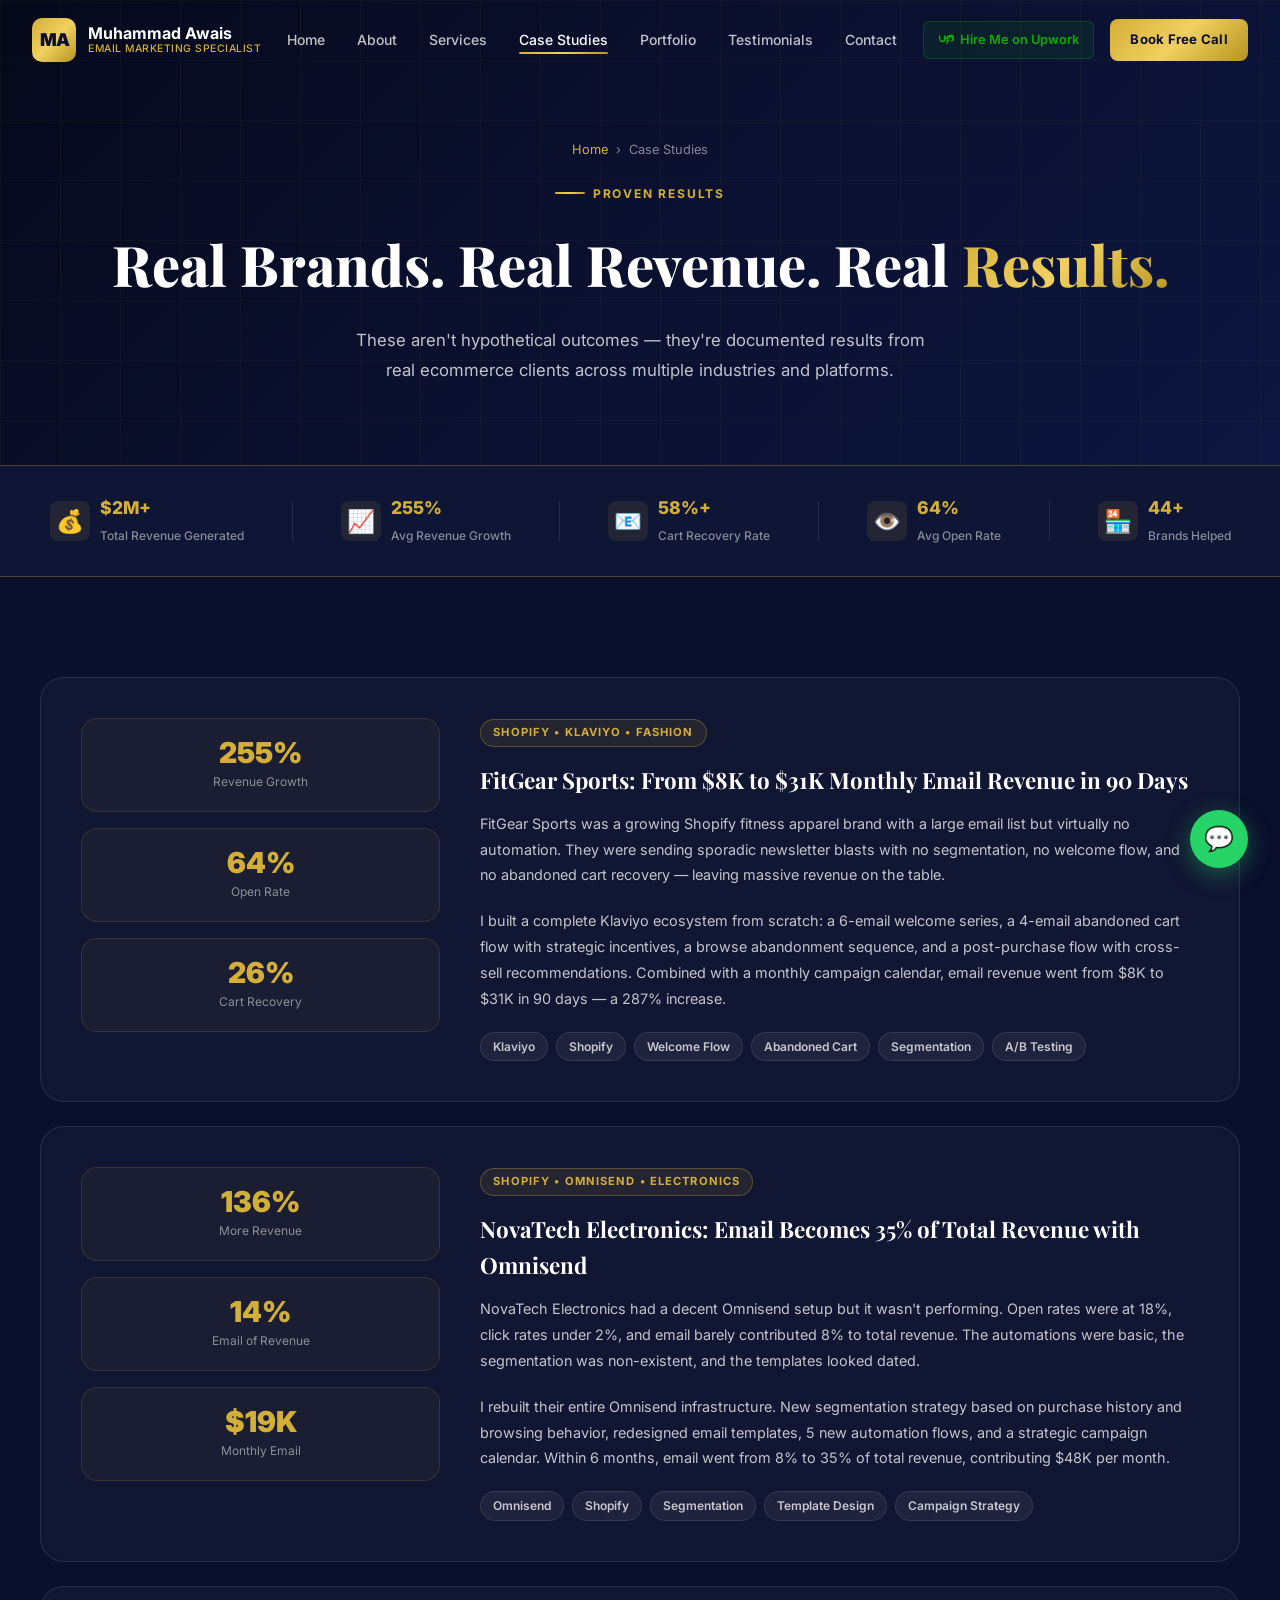
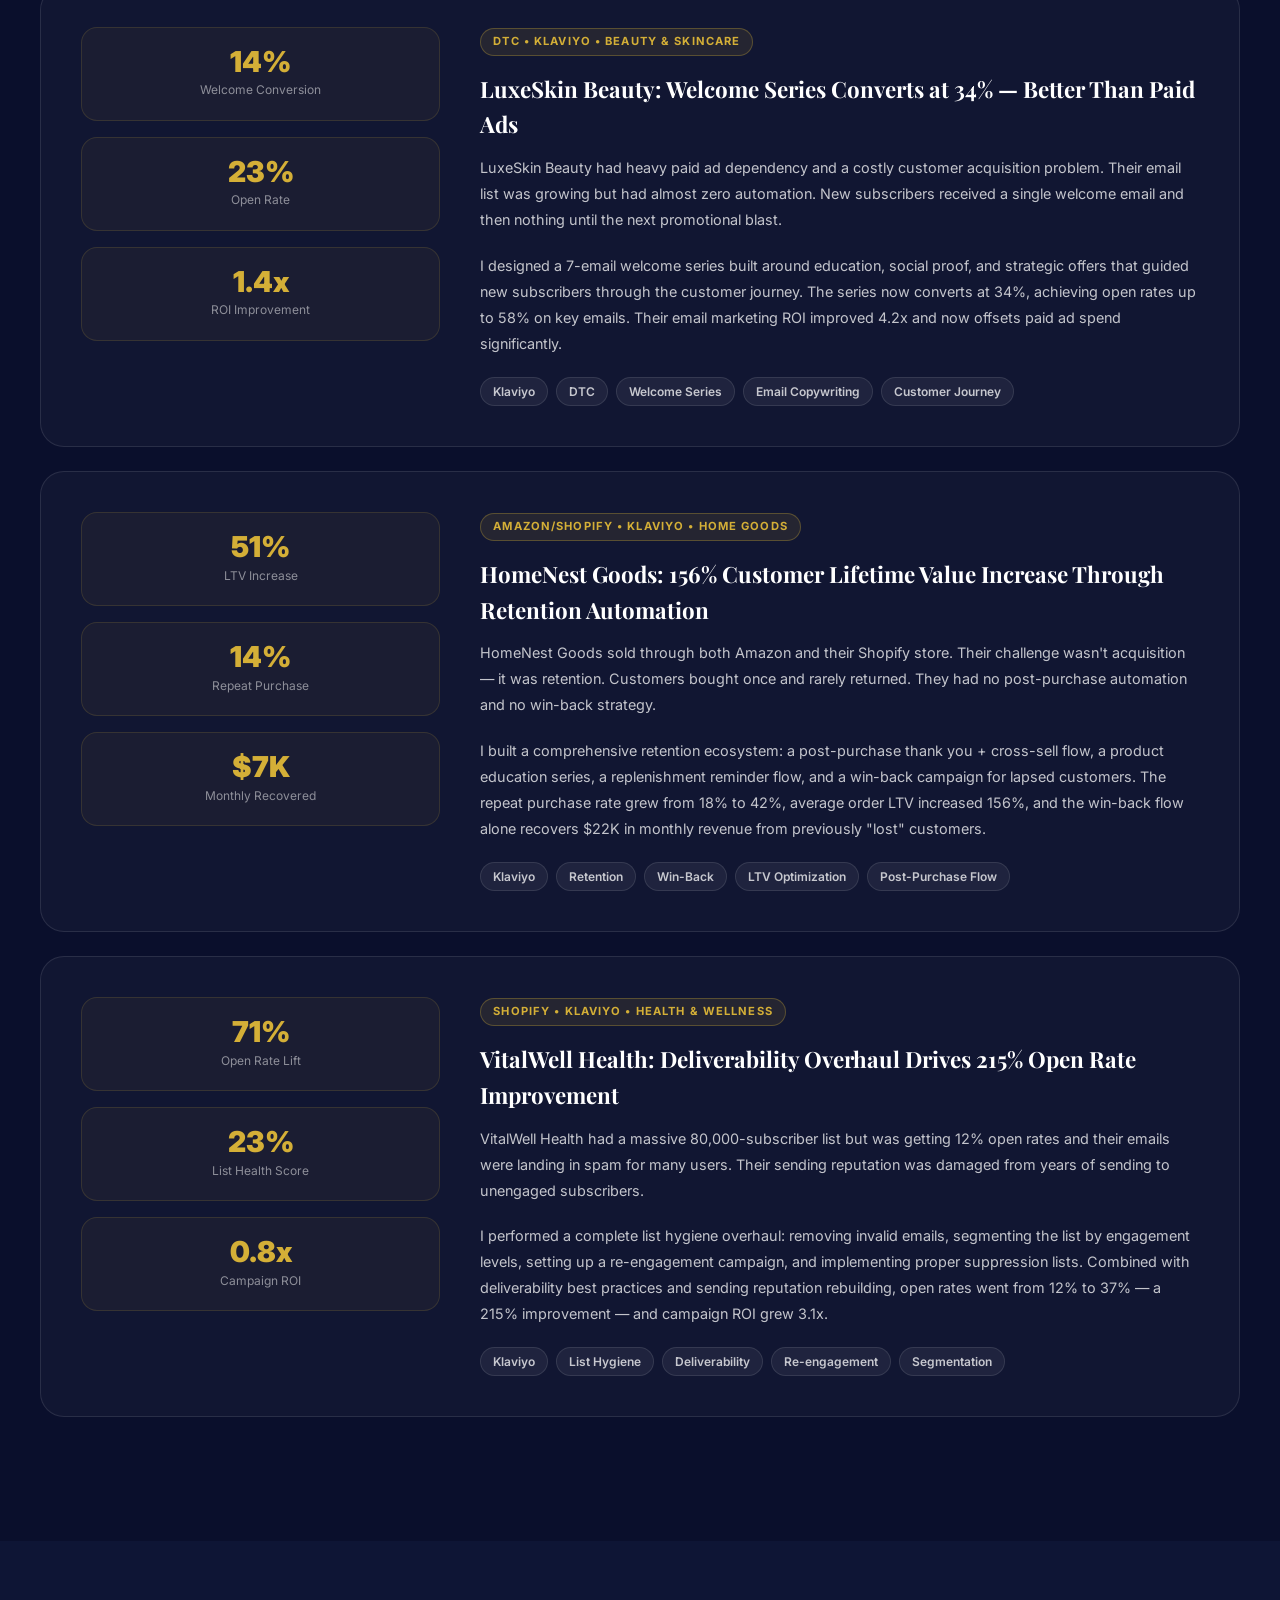
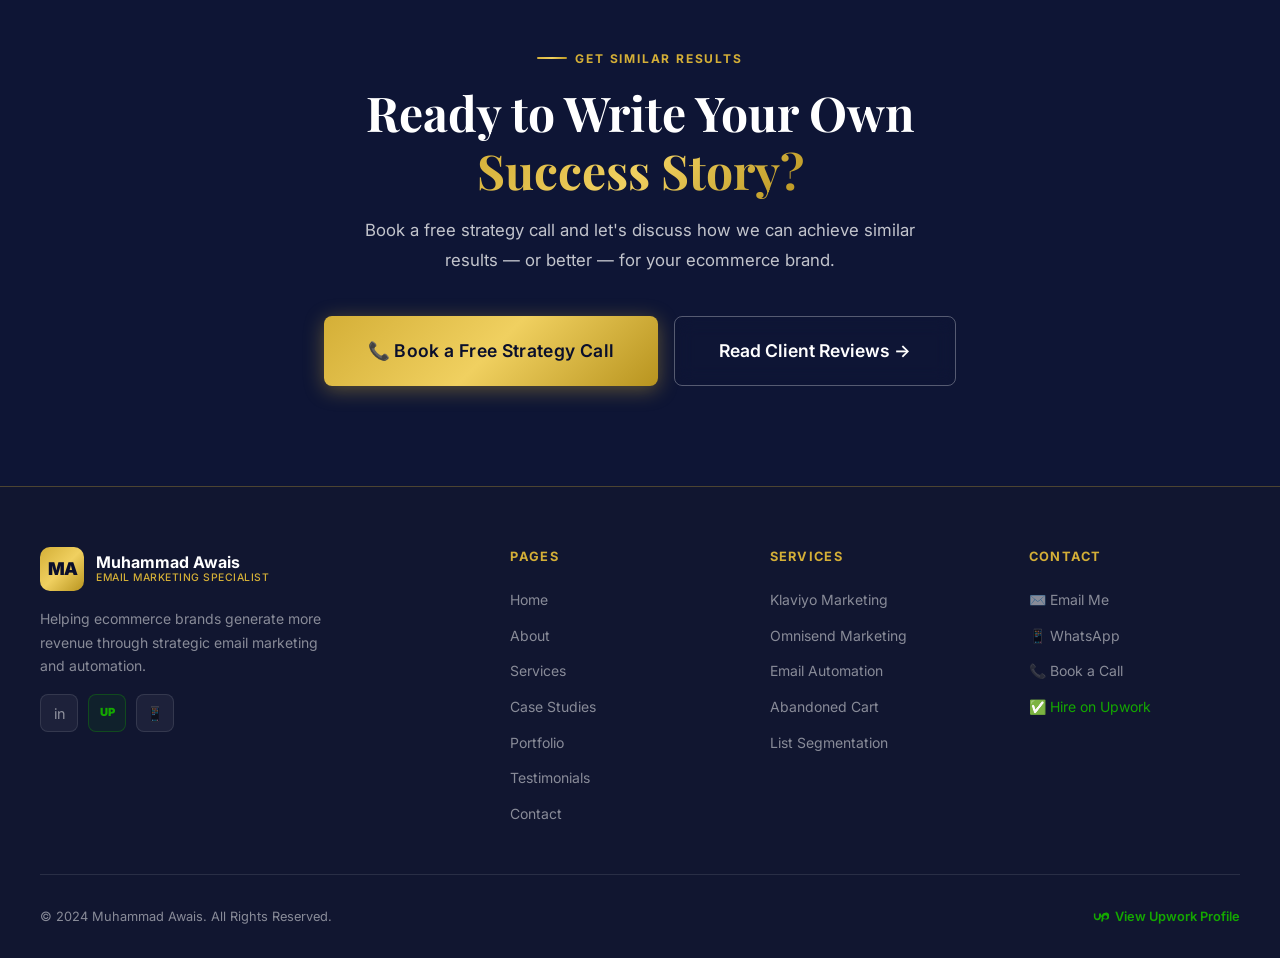
<file: case-studies.html>
<!DOCTYPE html>
<html lang="en">
<head>
  <meta charset="UTF-8" />
  <meta name="viewport" content="width=device-width, initial-scale=1.0" />
  <title>Case Studies | Muhammad Awais — Ecommerce Email Marketing Results</title>
  <meta name="description" content="Real results from real clients. See how Muhammad Awais helped ecommerce brands increase revenue, open rates, and conversions through strategic email marketing." />
  <link rel="stylesheet" href="styles.css" />
  <link rel="icon" type="image/svg+xml" href="data:image/svg+xml,<svg xmlns='http://www.w3.org/2000/svg' viewBox='0 0 100 100'><rect width='100' height='100' rx='20' fill='%23D4AF37'/><text y='.9em' font-size='70' x='15' font-family='serif' font-weight='900' fill='%230A0F2C'>MA</text></svg>" />
</head>
<body>

<!-- NAVBAR -->
<nav class="navbar" id="navbar">
  <div class="nav-container">
    <a href="index.html" class="nav-logo"><div class="logo-icon">MA</div><div class="logo-text"><span class="logo-name">Muhammad Awais</span><span class="logo-title">Email Marketing Specialist</span></div></a>
    <ul class="nav-menu">
      <li><a href="index.html" class="nav-link">Home</a></li>
      <li><a href="about.html" class="nav-link">About</a></li>
      <li><a href="services.html" class="nav-link">Services</a></li>
      <li><a href="case-studies.html" class="nav-link">Case Studies</a></li>
      <li><a href="portfolio.html" class="nav-link">Portfolio</a></li>
      <li><a href="testimonials.html" class="nav-link">Testimonials</a></li>
      <li><a href="contact.html" class="nav-link">Contact</a></li>
    </ul>
    <div class="nav-actions">
      <a href="https://www.upwork.com/freelancers/muhammadawais12?referrer_url_path=%2Fnx%2Fsearch%2Ftalent%2Fdetails%2F~017bb8ffcffd928169%2Fprofile" target="_blank" rel="noopener" class="nav-upwork"><svg class="upwork-icon" viewBox="0 0 24 24"><path d="M18.561 13.158c-1.102 0-2.135-.467-3.074-1.227l.228-1.076.008-.042c.207-1.143.849-3.06 2.839-3.06 1.492 0 2.703 1.212 2.703 2.703-.001 1.489-1.212 2.702-2.704 2.702zm0-8.871c-2.703 0-4.68 1.745-5.54 4.637a12.62 12.62 0 0 1-1.227-3.637H9.003v4.709c0 1.492-1.212 2.703-2.703 2.703-1.492 0-2.703-1.211-2.703-2.703V5.287H1.306v4.709c0 2.927 2.346 5.274 5.274 5.274 2.927 0 5.273-2.347 5.273-5.274v-.787c.347.827.793 1.66 1.41 2.42l-1.193 5.596h2.82l.864-4.054c1.035.791 2.189 1.234 3.807 1.234 2.928 0 5.274-2.347 5.274-5.274-.001-2.929-2.347-5.276-5.274-5.276z"/></svg>Hire Me on Upwork</a>
      <a href="contact.html" class="btn-nav-cta">Book Free Call</a>
    </div>
    <button class="nav-hamburger" id="hamburger"><span></span><span></span><span></span></button>
  </div>
</nav>

<div class="mobile-drawer" id="mobileDrawer">
  <ul class="mobile-nav-links">
    <li><a href="index.html" class="mobile-nav-link">Home <span>→</span></a></li>
    <li><a href="about.html" class="mobile-nav-link">About <span>→</span></a></li>
    <li><a href="services.html" class="mobile-nav-link">Services <span>→</span></a></li>
    <li><a href="case-studies.html" class="mobile-nav-link">Case Studies <span>→</span></a></li>
    <li><a href="portfolio.html" class="mobile-nav-link">Portfolio <span>→</span></a></li>
    <li><a href="testimonials.html" class="mobile-nav-link">Testimonials <span>→</span></a></li>
    <li><a href="contact.html" class="mobile-nav-link">Contact <span>→</span></a></li>
  </ul>
  <div class="mobile-nav-actions">
    <a href="contact.html" class="btn btn-primary" style="justify-content:center;">Book a Free Strategy Call</a>
  </div>
</div>

<!-- PAGE HERO -->
<section class="page-hero">
  <div class="breadcrumb"><a href="index.html">Home</a> <span>›</span> <span>Case Studies</span></div>
  <div class="section-label" style="justify-content:center;">Proven Results</div>
  <h1 class="page-hero-title">Real Brands. Real Revenue. Real <span>Results.</span></h1>
  <p class="page-hero-desc">These aren't hypothetical outcomes — they're documented results from real ecommerce clients across multiple industries and platforms.</p>
</section>

<!-- STATS BAR -->
<div class="trust-strip">
  <div class="trust-strip-inner">
    <div class="trust-item reveal"><div class="trust-item-icon">💰</div><div class="trust-item-text"><strong data-target="2" data-prefix="$" data-suffix="M+">$0M+</strong><span>Total Revenue Generated</span></div></div>
    <div class="trust-divider"></div>
    <div class="trust-item reveal reveal-delay-1"><div class="trust-item-icon">📈</div><div class="trust-item-text"><strong data-target="287" data-suffix="%">0%</strong><span>Avg Revenue Growth</span></div></div>
    <div class="trust-divider"></div>
    <div class="trust-item reveal reveal-delay-2"><div class="trust-item-icon">📧</div><div class="trust-item-text"><strong data-target="65" data-suffix="%+">0%+</strong><span>Cart Recovery Rate</span></div></div>
    <div class="trust-divider"></div>
    <div class="trust-item reveal reveal-delay-3"><div class="trust-item-icon">👁️</div><div class="trust-item-text"><strong data-target="72" data-suffix="%">0%</strong><span>Avg Open Rate</span></div></div>
    <div class="trust-divider"></div>
    <div class="trust-item reveal reveal-delay-4"><div class="trust-item-icon">🏪</div><div class="trust-item-text"><strong data-target="50" data-suffix="+">0+</strong><span>Brands Helped</span></div></div>
  </div>
</div>

<!-- CASE STUDIES -->
<section class="section">
  <div class="container">

    <!-- Case Study 1 -->
    <div class="case-study-card reveal">
      <div class="cs-metrics">
        <div class="cs-metric">
          <div class="cs-metric-value" data-target="287" data-suffix="%">0%</div>
          <div class="cs-metric-label">Revenue Growth</div>
        </div>
        <div class="cs-metric">
          <div class="cs-metric-value" data-target="72" data-suffix="%">0%</div>
          <div class="cs-metric-label">Open Rate</div>
        </div>
        <div class="cs-metric">
          <div class="cs-metric-value" data-target="65" data-suffix="%">0%</div>
          <div class="cs-metric-label">Cart Recovery</div>
        </div>
      </div>
      <div class="cs-content">
        <div class="cs-content-tag">Shopify • Klaviyo • Fashion</div>
        <h2 class="cs-title">FitGear Sports: From $8K to $31K Monthly Email Revenue in 90 Days</h2>
        <p class="cs-desc">FitGear Sports was a growing Shopify fitness apparel brand with a large email list but virtually no automation. They were sending sporadic newsletter blasts with no segmentation, no welcome flow, and no abandoned cart recovery — leaving massive revenue on the table.</p>
        <p class="cs-desc">I built a complete Klaviyo ecosystem from scratch: a 6-email welcome series, a 4-email abandoned cart flow with strategic incentives, a browse abandonment sequence, and a post-purchase flow with cross-sell recommendations. Combined with a monthly campaign calendar, email revenue went from $8K to $31K in 90 days — a 287% increase.</p>
        <div class="cs-tools">
          <span class="cs-tool-tag">Klaviyo</span>
          <span class="cs-tool-tag">Shopify</span>
          <span class="cs-tool-tag">Welcome Flow</span>
          <span class="cs-tool-tag">Abandoned Cart</span>
          <span class="cs-tool-tag">Segmentation</span>
          <span class="cs-tool-tag">A/B Testing</span>
        </div>
      </div>
    </div>

    <!-- Case Study 2 -->
    <div class="case-study-card reveal reveal-delay-1">
      <div class="cs-metrics">
        <div class="cs-metric">
          <div class="cs-metric-value" data-target="340" data-suffix="%">0%</div>
          <div class="cs-metric-label">More Revenue</div>
        </div>
        <div class="cs-metric">
          <div class="cs-metric-value" data-target="35" data-suffix="%">0%</div>
          <div class="cs-metric-label">Email of Revenue</div>
        </div>
        <div class="cs-metric">
          <div class="cs-metric-value" data-target="48" data-prefix="$" data-suffix="K">$0K</div>
          <div class="cs-metric-label">Monthly Email</div>
        </div>
      </div>
      <div class="cs-content">
        <div class="cs-content-tag">Shopify • Omnisend • Electronics</div>
        <h2 class="cs-title">NovaTech Electronics: Email Becomes 35% of Total Revenue with Omnisend</h2>
        <p class="cs-desc">NovaTech Electronics had a decent Omnisend setup but it wasn't performing. Open rates were at 18%, click rates under 2%, and email barely contributed 8% to total revenue. The automations were basic, the segmentation was non-existent, and the templates looked dated.</p>
        <p class="cs-desc">I rebuilt their entire Omnisend infrastructure. New segmentation strategy based on purchase history and browsing behavior, redesigned email templates, 5 new automation flows, and a strategic campaign calendar. Within 6 months, email went from 8% to 35% of total revenue, contributing $48K per month.</p>
        <div class="cs-tools">
          <span class="cs-tool-tag">Omnisend</span>
          <span class="cs-tool-tag">Shopify</span>
          <span class="cs-tool-tag">Segmentation</span>
          <span class="cs-tool-tag">Template Design</span>
          <span class="cs-tool-tag">Campaign Strategy</span>
        </div>
      </div>
    </div>

    <!-- Case Study 3 -->
    <div class="case-study-card reveal">
      <div class="cs-metrics">
        <div class="cs-metric">
          <div class="cs-metric-value" data-target="34" data-suffix="%">0%</div>
          <div class="cs-metric-label">Welcome Conversion</div>
        </div>
        <div class="cs-metric">
          <div class="cs-metric-value" data-target="58" data-suffix="%">0%</div>
          <div class="cs-metric-label">Open Rate</div>
        </div>
        <div class="cs-metric">
          <div class="cs-metric-value" data-target="4.2" data-suffix="x">0x</div>
          <div class="cs-metric-label">ROI Improvement</div>
        </div>
      </div>
      <div class="cs-content">
        <div class="cs-content-tag">DTC • Klaviyo • Beauty & Skincare</div>
        <h2 class="cs-title">LuxeSkin Beauty: Welcome Series Converts at 34% — Better Than Paid Ads</h2>
        <p class="cs-desc">LuxeSkin Beauty had heavy paid ad dependency and a costly customer acquisition problem. Their email list was growing but had almost zero automation. New subscribers received a single welcome email and then nothing until the next promotional blast.</p>
        <p class="cs-desc">I designed a 7-email welcome series built around education, social proof, and strategic offers that guided new subscribers through the customer journey. The series now converts at 34%, achieving open rates up to 58% on key emails. Their email marketing ROI improved 4.2x and now offsets paid ad spend significantly.</p>
        <div class="cs-tools">
          <span class="cs-tool-tag">Klaviyo</span>
          <span class="cs-tool-tag">DTC</span>
          <span class="cs-tool-tag">Welcome Series</span>
          <span class="cs-tool-tag">Email Copywriting</span>
          <span class="cs-tool-tag">Customer Journey</span>
        </div>
      </div>
    </div>

    <!-- Case Study 4 -->
    <div class="case-study-card reveal reveal-delay-1">
      <div class="cs-metrics">
        <div class="cs-metric">
          <div class="cs-metric-value" data-target="156" data-suffix="%">0%</div>
          <div class="cs-metric-label">LTV Increase</div>
        </div>
        <div class="cs-metric">
          <div class="cs-metric-value" data-target="42" data-suffix="%">0%</div>
          <div class="cs-metric-label">Repeat Purchase</div>
        </div>
        <div class="cs-metric">
          <div class="cs-metric-value" data-target="22" data-suffix="K" data-prefix="$">$0K</div>
          <div class="cs-metric-label">Monthly Recovered</div>
        </div>
      </div>
      <div class="cs-content">
        <div class="cs-content-tag">Amazon/Shopify • Klaviyo • Home Goods</div>
        <h2 class="cs-title">HomeNest Goods: 156% Customer Lifetime Value Increase Through Retention Automation</h2>
        <p class="cs-desc">HomeNest Goods sold through both Amazon and their Shopify store. Their challenge wasn't acquisition — it was retention. Customers bought once and rarely returned. They had no post-purchase automation and no win-back strategy.</p>
        <p class="cs-desc">I built a comprehensive retention ecosystem: a post-purchase thank you + cross-sell flow, a product education series, a replenishment reminder flow, and a win-back campaign for lapsed customers. The repeat purchase rate grew from 18% to 42%, average order LTV increased 156%, and the win-back flow alone recovers $22K in monthly revenue from previously "lost" customers.</p>
        <div class="cs-tools">
          <span class="cs-tool-tag">Klaviyo</span>
          <span class="cs-tool-tag">Retention</span>
          <span class="cs-tool-tag">Win-Back</span>
          <span class="cs-tool-tag">LTV Optimization</span>
          <span class="cs-tool-tag">Post-Purchase Flow</span>
        </div>
      </div>
    </div>

    <!-- Case Study 5 -->
    <div class="case-study-card reveal">
      <div class="cs-metrics">
        <div class="cs-metric">
          <div class="cs-metric-value" data-target="215" data-suffix="%">0%</div>
          <div class="cs-metric-label">Open Rate Lift</div>
        </div>
        <div class="cs-metric">
          <div class="cs-metric-value" data-target="89" data-suffix="%">0%</div>
          <div class="cs-metric-label">List Health Score</div>
        </div>
        <div class="cs-metric">
          <div class="cs-metric-value" data-target="3.1" data-suffix="x">0x</div>
          <div class="cs-metric-label">Campaign ROI</div>
        </div>
      </div>
      <div class="cs-content">
        <div class="cs-content-tag">Shopify • Klaviyo • Health & Wellness</div>
        <h2 class="cs-title">VitalWell Health: Deliverability Overhaul Drives 215% Open Rate Improvement</h2>
        <p class="cs-desc">VitalWell Health had a massive 80,000-subscriber list but was getting 12% open rates and their emails were landing in spam for many users. Their sending reputation was damaged from years of sending to unengaged subscribers.</p>
        <p class="cs-desc">I performed a complete list hygiene overhaul: removing invalid emails, segmenting the list by engagement levels, setting up a re-engagement campaign, and implementing proper suppression lists. Combined with deliverability best practices and sending reputation rebuilding, open rates went from 12% to 37% — a 215% improvement — and campaign ROI grew 3.1x.</p>
        <div class="cs-tools">
          <span class="cs-tool-tag">Klaviyo</span>
          <span class="cs-tool-tag">List Hygiene</span>
          <span class="cs-tool-tag">Deliverability</span>
          <span class="cs-tool-tag">Re-engagement</span>
          <span class="cs-tool-tag">Segmentation</span>
        </div>
      </div>
    </div>
  </div>
</section>

<!-- CTA -->
<section class="section" style="background:var(--navy-mid);text-align:center;">
  <div class="container">
    <div class="section-label reveal" style="justify-content:center;">Get Similar Results</div>
    <h2 class="section-title reveal reveal-delay-1" style="max-width:600px;margin:0 auto 1rem;">Ready to Write Your Own <span>Success Story?</span></h2>
    <p class="section-desc reveal reveal-delay-2" style="margin:0 auto 2.5rem;">Book a free strategy call and let's discuss how we can achieve similar results — or better — for your ecommerce brand.</p>
    <div class="reveal reveal-delay-3" style="display:flex;gap:1rem;justify-content:center;flex-wrap:wrap;">
      <a href="contact.html" class="btn btn-primary btn-lg" id="csCTA">📞 Book a Free Strategy Call</a>
      <a href="testimonials.html" class="btn btn-secondary btn-lg" id="csTestimonials">Read Client Reviews →</a>
    </div>
  </div>
</section>

<!-- FOOTER -->
<footer class="footer">
  <div class="footer-grid">
    <div class="footer-brand"><div class="nav-logo" style="margin-bottom:1rem;"><div class="logo-icon">MA</div><div class="logo-text"><span class="logo-name">Muhammad Awais</span><span class="logo-title">Email Marketing Specialist</span></div></div><p class="footer-tagline">Helping ecommerce brands generate more revenue through strategic email marketing and automation.</p><div class="footer-social"><a href="https://www.linkedin.com/in/muhammadawais-emailmarketing" target="_blank" class="social-btn">in</a><a href="https://www.upwork.com/freelancers/muhammadawais12?referrer_url_path=%2Fnx%2Fsearch%2Ftalent%2Fdetails%2F~017bb8ffcffd928169%2Fprofile" target="_blank" class="social-btn" style="font-size:0.7rem;font-weight:900;color:#14A800;border-color:rgba(20,168,0,0.3);background:rgba(20,168,0,0.08);">UP</a><a href="https://wa.me/923001234567" target="_blank" class="social-btn">📱</a></div></div>
    <div><div class="footer-col-title">Pages</div><ul class="footer-links"><li><a href="index.html" class="footer-link">Home</a></li><li><a href="about.html" class="footer-link">About</a></li><li><a href="services.html" class="footer-link">Services</a></li><li><a href="case-studies.html" class="footer-link">Case Studies</a></li><li><a href="portfolio.html" class="footer-link">Portfolio</a></li><li><a href="testimonials.html" class="footer-link">Testimonials</a></li><li><a href="contact.html" class="footer-link">Contact</a></li></ul></div>
    <div><div class="footer-col-title">Services</div><ul class="footer-links"><li><a href="services.html" class="footer-link">Klaviyo Marketing</a></li><li><a href="services.html" class="footer-link">Omnisend Marketing</a></li><li><a href="services.html" class="footer-link">Email Automation</a></li><li><a href="services.html" class="footer-link">Abandoned Cart</a></li><li><a href="services.html" class="footer-link">List Segmentation</a></li></ul></div>
    <div><div class="footer-col-title">Contact</div><ul class="footer-links"><li><a href="mailto:muhammadawais@email.com" class="footer-link">✉️ Email Me</a></li><li><a href="https://wa.me/923001234567" target="_blank" class="footer-link">📱 WhatsApp</a></li><li><a href="contact.html" class="footer-link">📞 Book a Call</a></li><li><a href="https://www.upwork.com/freelancers/muhammadawais12?referrer_url_path=%2Fnx%2Fsearch%2Ftalent%2Fdetails%2F~017bb8ffcffd928169%2Fprofile" target="_blank" class="footer-link" style="color:#14A800;">✅ Hire on Upwork</a></li></ul></div>
  </div>
  <div class="footer-bottom"><p class="footer-copy">© 2024 Muhammad Awais. All Rights Reserved.</p><a href="https://www.upwork.com/freelancers/muhammadawais12?referrer_url_path=%2Fnx%2Fsearch%2Ftalent%2Fdetails%2F~017bb8ffcffd928169%2Fprofile" target="_blank" class="footer-upwork-link"><svg width="16" height="16" viewBox="0 0 24 24" fill="currentColor"><path d="M18.561 13.158c-1.102 0-2.135-.467-3.074-1.227l.228-1.076.008-.042c.207-1.143.849-3.06 2.839-3.06 1.492 0 2.703 1.212 2.703 2.703-.001 1.489-1.212 2.702-2.704 2.702zm0-8.871c-2.703 0-4.68 1.745-5.54 4.637a12.62 12.62 0 0 1-1.227-3.637H9.003v4.709c0 1.492-1.212 2.703-2.703 2.703-1.492 0-2.703-1.211-2.703-2.703V5.287H1.306v4.709c0 2.927 2.346 5.274 5.274 5.274 2.927 0 5.273-2.347 5.273-5.274v-.787c.347.827.793 1.66 1.41 2.42l-1.193 5.596h2.82l.864-4.054c1.035.791 2.189 1.234 3.807 1.234 2.928 0 5.274-2.347 5.274-5.274-.001-2.929-2.347-5.276-5.274-5.276z"/></svg>View Upwork Profile</a></div>
</footer>

<a href="https://wa.me/923001234567" target="_blank" rel="noopener" class="whatsapp-float" id="whatsappFloat">💬</a>
<script src="main.js"></script>
</body>
</html>
</file>
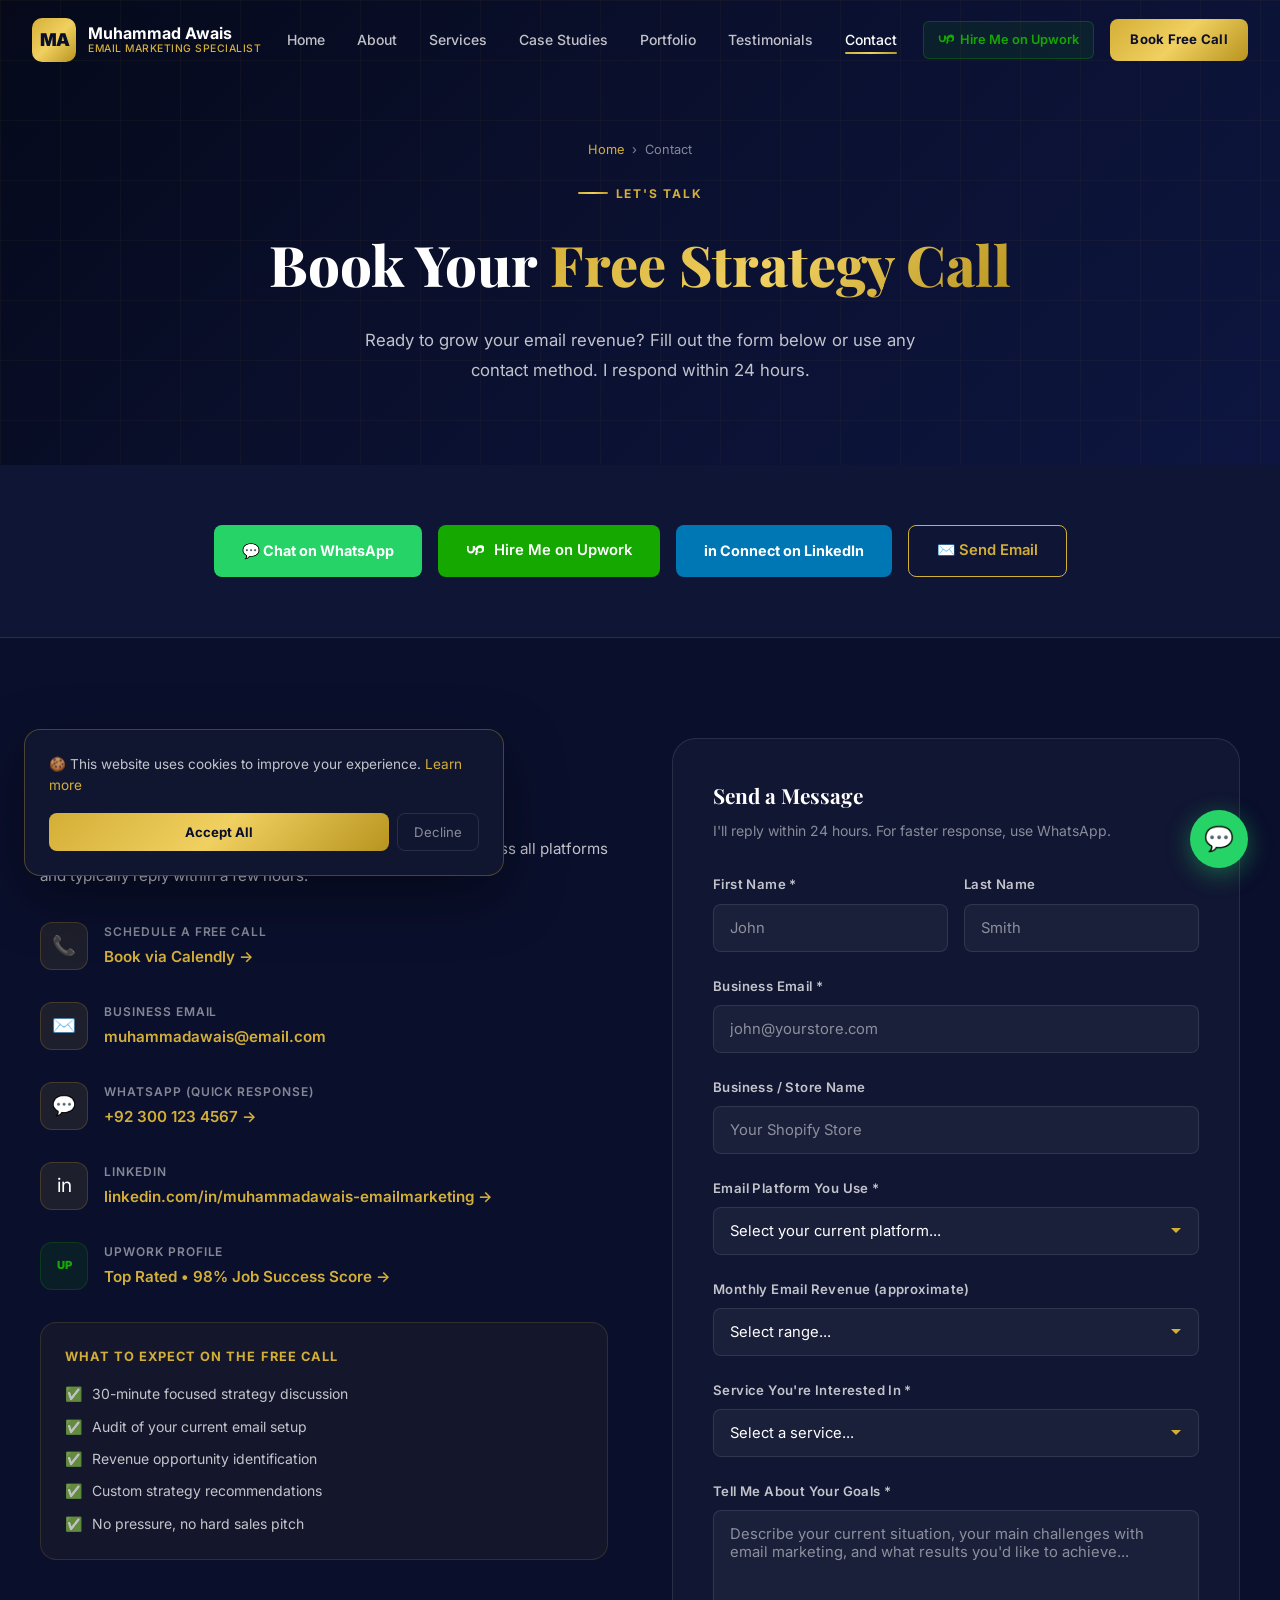
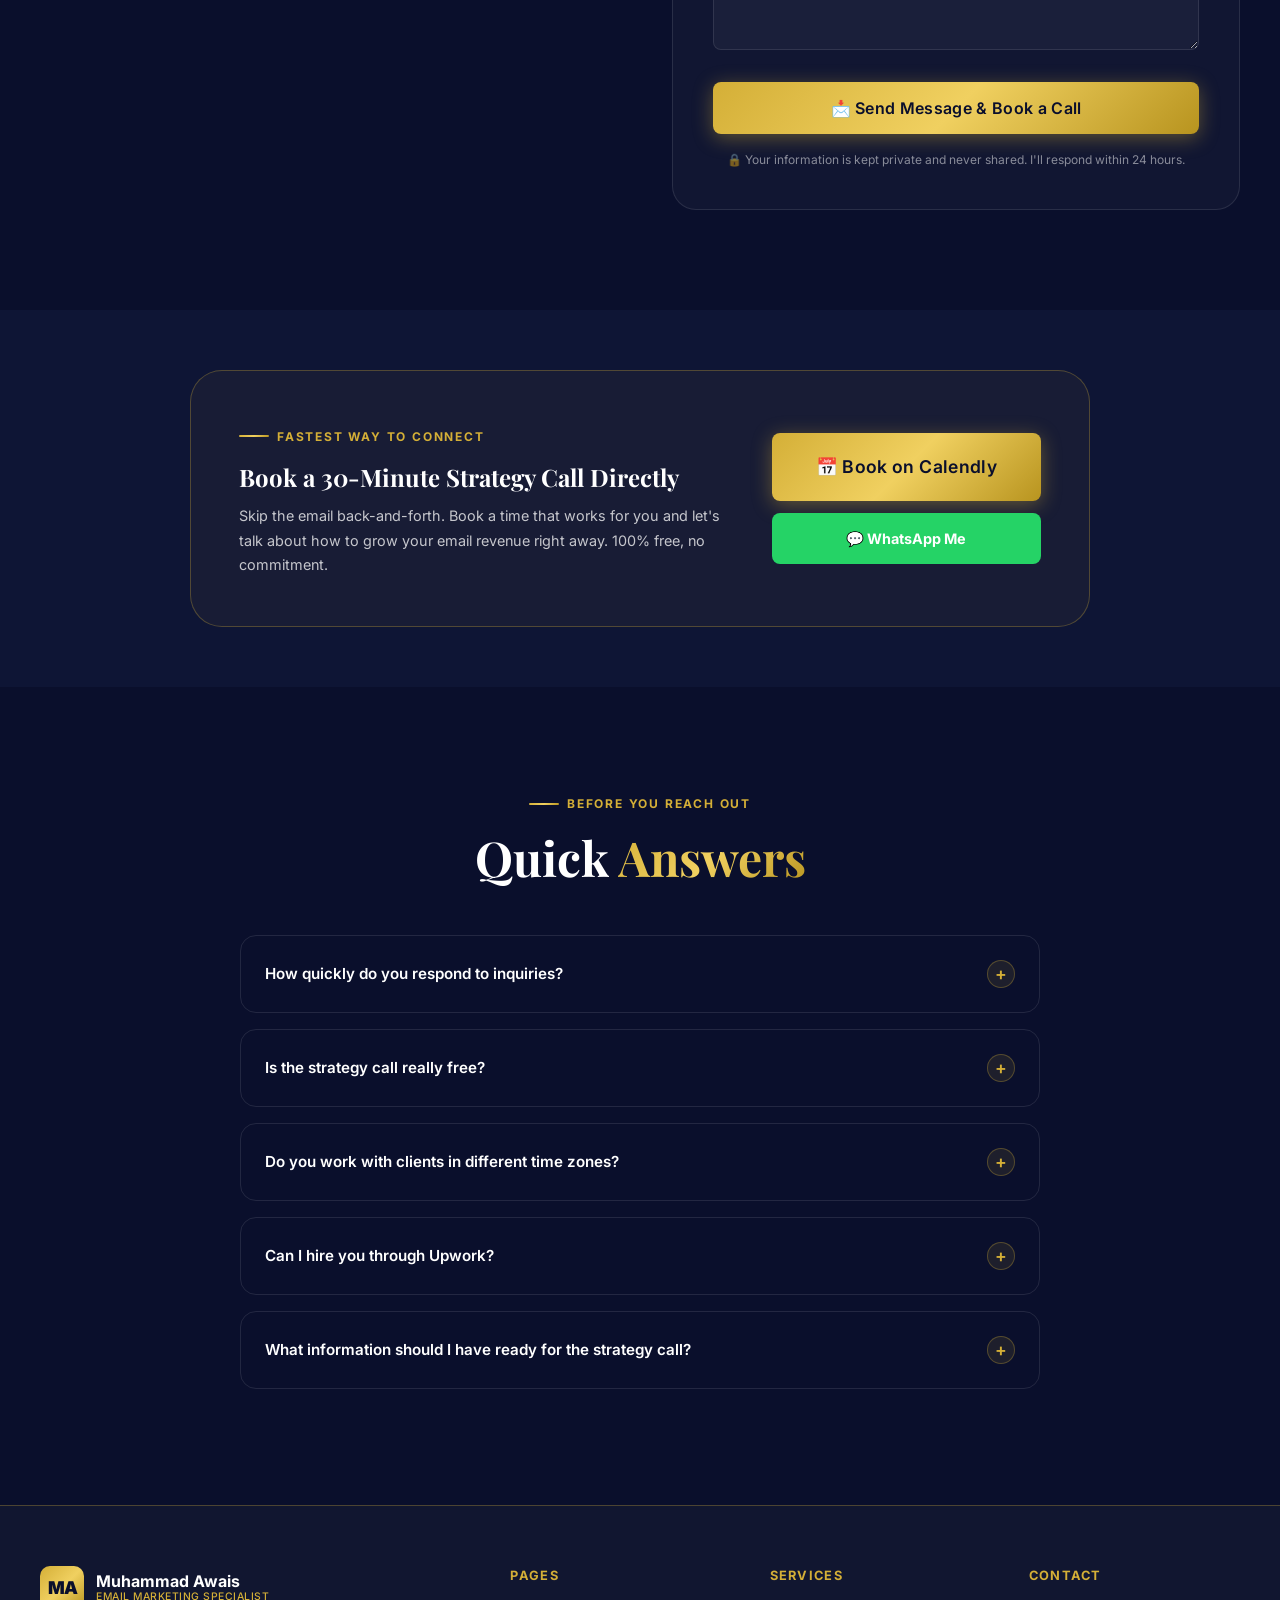
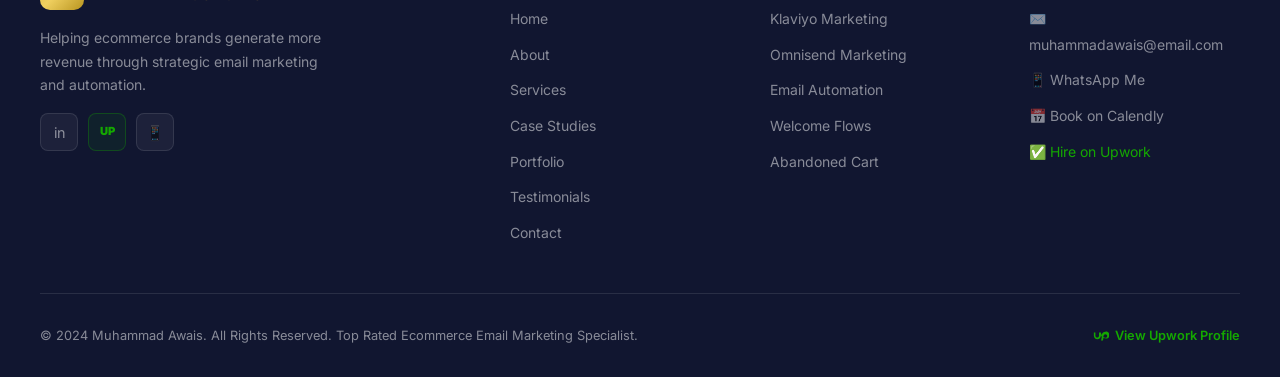
<file: contact.html>
<!DOCTYPE html>
<html lang="en">
<head>
  <meta charset="UTF-8" />
  <meta name="viewport" content="width=device-width, initial-scale=1.0" />
  <title>Contact Muhammad Awais | Book a Free Email Marketing Strategy Call</title>
  <meta name="description" content="Get in touch with Muhammad Awais — Top Rated Ecommerce Email Marketing Specialist. Book a free strategy call, connect on WhatsApp, LinkedIn, or Upwork." />
  <link rel="stylesheet" href="styles.css" />
  <link rel="icon" type="image/svg+xml" href="data:image/svg+xml,<svg xmlns='http://www.w3.org/2000/svg' viewBox='0 0 100 100'><rect width='100' height='100' rx='20' fill='%23D4AF37'/><text y='.9em' font-size='70' x='15' font-family='serif' font-weight='900' fill='%230A0F2C'>MA</text></svg>" />
</head>
<body>

<!-- NAVBAR -->
<nav class="navbar" id="navbar">
  <div class="nav-container">
    <a href="index.html" class="nav-logo"><div class="logo-icon">MA</div><div class="logo-text"><span class="logo-name">Muhammad Awais</span><span class="logo-title">Email Marketing Specialist</span></div></a>
    <ul class="nav-menu">
      <li><a href="index.html" class="nav-link">Home</a></li>
      <li><a href="about.html" class="nav-link">About</a></li>
      <li><a href="services.html" class="nav-link">Services</a></li>
      <li><a href="case-studies.html" class="nav-link">Case Studies</a></li>
      <li><a href="portfolio.html" class="nav-link">Portfolio</a></li>
      <li><a href="testimonials.html" class="nav-link">Testimonials</a></li>
      <li><a href="contact.html" class="nav-link">Contact</a></li>
    </ul>
    <div class="nav-actions">
      <a href="https://www.upwork.com/freelancers/muhammadawais12?referrer_url_path=%2Fnx%2Fsearch%2Ftalent%2Fdetails%2F~017bb8ffcffd928169%2Fprofile" target="_blank" rel="noopener" class="nav-upwork"><svg class="upwork-icon" viewBox="0 0 24 24"><path d="M18.561 13.158c-1.102 0-2.135-.467-3.074-1.227l.228-1.076.008-.042c.207-1.143.849-3.06 2.839-3.06 1.492 0 2.703 1.212 2.703 2.703-.001 1.489-1.212 2.702-2.704 2.702zm0-8.871c-2.703 0-4.68 1.745-5.54 4.637a12.62 12.62 0 0 1-1.227-3.637H9.003v4.709c0 1.492-1.212 2.703-2.703 2.703-1.492 0-2.703-1.211-2.703-2.703V5.287H1.306v4.709c0 2.927 2.346 5.274 5.274 5.274 2.927 0 5.273-2.347 5.273-5.274v-.787c.347.827.793 1.66 1.41 2.42l-1.193 5.596h2.82l.864-4.054c1.035.791 2.189 1.234 3.807 1.234 2.928 0 5.274-2.347 5.274-5.274-.001-2.929-2.347-5.276-5.274-5.276z"/></svg>Hire Me on Upwork</a>
      <a href="contact.html" class="btn-nav-cta">Book Free Call</a>
    </div>
    <button class="nav-hamburger" id="hamburger"><span></span><span></span><span></span></button>
  </div>
</nav>

<div class="mobile-drawer" id="mobileDrawer">
  <ul class="mobile-nav-links">
    <li><a href="index.html" class="mobile-nav-link">Home <span>→</span></a></li>
    <li><a href="about.html" class="mobile-nav-link">About <span>→</span></a></li>
    <li><a href="services.html" class="mobile-nav-link">Services <span>→</span></a></li>
    <li><a href="case-studies.html" class="mobile-nav-link">Case Studies <span>→</span></a></li>
    <li><a href="portfolio.html" class="mobile-nav-link">Portfolio <span>→</span></a></li>
    <li><a href="testimonials.html" class="mobile-nav-link">Testimonials <span>→</span></a></li>
    <li><a href="contact.html" class="mobile-nav-link">Contact <span>→</span></a></li>
  </ul>
  <div class="mobile-nav-actions">
    <a href="contact.html" class="btn btn-primary" style="justify-content:center;">Book a Free Strategy Call</a>
  </div>
</div>

<!-- PAGE HERO -->
<section class="page-hero">
  <div class="breadcrumb"><a href="index.html">Home</a> <span>›</span> <span>Contact</span></div>
  <div class="section-label" style="justify-content:center;">Let's Talk</div>
  <h1 class="page-hero-title">Book Your <span>Free Strategy Call</span></h1>
  <p class="page-hero-desc">Ready to grow your email revenue? Fill out the form below or use any contact method. I respond within 24 hours.</p>
</section>

<!-- QUICK CONNECT BUTTONS -->
<section class="section-sm" style="background:var(--navy-mid);border-bottom:var(--border-white);">
  <div class="container">
    <div style="display:flex;gap:1rem;justify-content:center;flex-wrap:wrap;" class="reveal">
      <a href="https://wa.me/923001234567" target="_blank" rel="noopener" class="btn" style="background:#25D366;color:white;padding:14px 28px;font-size:0.9rem;font-weight:700;border-radius:var(--radius-sm);gap:8px;" id="contactWhatsApp">
        💬 Chat on WhatsApp
      </a>
      <a href="https://www.upwork.com/freelancers/muhammadawais12?referrer_url_path=%2Fnx%2Fsearch%2Ftalent%2Fdetails%2F~017bb8ffcffd928169%2Fprofile" target="_blank" rel="noopener" class="btn btn-upwork" id="contactUpwork">
        <svg width="18" height="18" viewBox="0 0 24 24" fill="white"><path d="M18.561 13.158c-1.102 0-2.135-.467-3.074-1.227l.228-1.076.008-.042c.207-1.143.849-3.06 2.839-3.06 1.492 0 2.703 1.212 2.703 2.703-.001 1.489-1.212 2.702-2.704 2.702zm0-8.871c-2.703 0-4.68 1.745-5.54 4.637a12.62 12.62 0 0 1-1.227-3.637H9.003v4.709c0 1.492-1.212 2.703-2.703 2.703-1.492 0-2.703-1.211-2.703-2.703V5.287H1.306v4.709c0 2.927 2.346 5.274 5.274 5.274 2.927 0 5.273-2.347 5.273-5.274v-.787c.347.827.793 1.66 1.41 2.42l-1.193 5.596h2.82l.864-4.054c1.035.791 2.189 1.234 3.807 1.234 2.928 0 5.274-2.347 5.274-5.274-.001-2.929-2.347-5.276-5.274-5.276z"/></svg>
        Hire Me on Upwork
      </a>
      <a href="https://www.linkedin.com/in/muhammadawais-emailmarketing" target="_blank" rel="noopener" class="btn" style="background:#0077B5;color:white;padding:14px 28px;font-size:0.9rem;font-weight:700;border-radius:var(--radius-sm);gap:8px;" id="contactLinkedIn">
        in Connect on LinkedIn
      </a>
      <a href="mailto:muhammadawais@email.com" class="btn btn-outline-gold" id="contactEmail">
        ✉️ Send Email
      </a>
    </div>
  </div>
</section>

<!-- MAIN CONTACT SECTION -->
<section class="section">
  <div class="container">
    <div class="contact-grid">
      <!-- Left: Info -->
      <div>
        <div class="section-label reveal">Contact Information</div>
        <h2 class="section-title reveal reveal-delay-1" style="font-size:1.8rem;">Multiple Ways to <span>Connect</span></h2>
        <p style="color:var(--text-secondary);line-height:1.8;margin-bottom:2rem;font-size:0.95rem;" class="reveal reveal-delay-2">Choose the channel that works best for you. I'm responsive across all platforms and typically reply within a few hours.</p>

        <div class="contact-info-item reveal">
          <div class="contact-info-icon">📞</div>
          <div>
            <div class="contact-info-label">Schedule a Free Call</div>
            <div class="contact-info-value">
              <a href="https://calendly.com/muhammadawais" target="_blank" rel="noopener" id="contactCalendly">Book via Calendly →</a>
            </div>
          </div>
        </div>

        <div class="contact-info-item reveal reveal-delay-1">
          <div class="contact-info-icon">✉️</div>
          <div>
            <div class="contact-info-label">Business Email</div>
            <div class="contact-info-value">
              <a href="mailto:muhammadawais@email.com" id="contactEmailLink">muhammadawais@email.com</a>
            </div>
          </div>
        </div>

        <div class="contact-info-item reveal reveal-delay-2">
          <div class="contact-info-icon">💬</div>
          <div>
            <div class="contact-info-label">WhatsApp (Quick Response)</div>
            <div class="contact-info-value">
              <a href="https://wa.me/923001234567" target="_blank" rel="noopener" id="contactWhatsAppLink">+92 300 123 4567 →</a>
            </div>
          </div>
        </div>

        <div class="contact-info-item reveal reveal-delay-3">
          <div class="contact-info-icon">in</div>
          <div>
            <div class="contact-info-label">LinkedIn</div>
            <div class="contact-info-value">
              <a href="https://www.linkedin.com/in/muhammadawais-emailmarketing" target="_blank" rel="noopener" id="contactLinkedInLink">linkedin.com/in/muhammadawais-emailmarketing →</a>
            </div>
          </div>
        </div>

        <div class="contact-info-item reveal reveal-delay-4">
          <div class="contact-info-icon" style="background:rgba(20,168,0,0.1);border-color:rgba(20,168,0,0.2);font-size:0.7rem;font-weight:900;color:#14A800;">UP</div>
          <div>
            <div class="contact-info-label">Upwork Profile</div>
            <div class="contact-info-value">
              <a href="https://www.upwork.com/freelancers/muhammadawais12?referrer_url_path=%2Fnx%2Fsearch%2Ftalent%2Fdetails%2F~017bb8ffcffd928169%2Fprofile" target="_blank" rel="noopener" id="contactUpworkLink">Top Rated • 98% Job Success Score →</a>
            </div>
          </div>
        </div>

        <!-- What to expect -->
        <div style="background:rgba(212,175,55,0.05);border:1px solid rgba(212,175,55,0.15);border-radius:var(--radius-md);padding:1.5rem;margin-top:2rem;" class="reveal reveal-delay-5">
          <div style="font-size:0.8rem;font-weight:700;text-transform:uppercase;letter-spacing:0.08em;color:var(--gold);margin-bottom:1rem;">What to Expect on the Free Call</div>
          <ul style="display:flex;flex-direction:column;gap:10px;">
            <li style="font-size:0.875rem;color:var(--text-secondary);display:flex;gap:10px;align-items:flex-start;"><span>✅</span>30-minute focused strategy discussion</li>
            <li style="font-size:0.875rem;color:var(--text-secondary);display:flex;gap:10px;align-items:flex-start;"><span>✅</span>Audit of your current email setup</li>
            <li style="font-size:0.875rem;color:var(--text-secondary);display:flex;gap:10px;align-items:flex-start;"><span>✅</span>Revenue opportunity identification</li>
            <li style="font-size:0.875rem;color:var(--text-secondary);display:flex;gap:10px;align-items:flex-start;"><span>✅</span>Custom strategy recommendations</li>
            <li style="font-size:0.875rem;color:var(--text-secondary);display:flex;gap:10px;align-items:flex-start;"><span>✅</span>No pressure, no hard sales pitch</li>
          </ul>
        </div>
      </div>

      <!-- Right: Form -->
      <div class="reveal reveal-delay-1">
        <div class="contact-form">
          <div style="margin-bottom:2rem;">
            <h3 style="font-family:'Playfair Display',serif;font-size:1.3rem;font-weight:700;color:var(--white);margin-bottom:0.5rem;">Send a Message</h3>
            <p style="font-size:0.875rem;color:var(--text-muted);">I'll reply within 24 hours. For faster response, use WhatsApp.</p>
          </div>

          <form id="contactForm">
            <div class="form-row">
              <div class="form-group">
                <label class="form-label" for="firstName">First Name *</label>
                <input type="text" class="form-input" id="firstName" name="firstName" placeholder="John" required />
              </div>
              <div class="form-group">
                <label class="form-label" for="lastName">Last Name</label>
                <input type="text" class="form-input" id="lastName" name="lastName" placeholder="Smith" />
              </div>
            </div>

            <div class="form-group">
              <label class="form-label" for="email">Business Email *</label>
              <input type="email" class="form-input" id="email" name="email" placeholder="john@yourstore.com" required />
            </div>

            <div class="form-group">
              <label class="form-label" for="business">Business / Store Name</label>
              <input type="text" class="form-input" id="business" name="business" placeholder="Your Shopify Store" />
            </div>

            <div class="form-group">
              <label class="form-label" for="platform">Email Platform You Use *</label>
              <select class="form-select" id="platform" name="platform" required>
                <option value="">Select your current platform...</option>
                <option value="klaviyo">Klaviyo</option>
                <option value="omnisend">Omnisend</option>
                <option value="shopify-email">Shopify Email</option>
                <option value="mailchimp">Mailchimp</option>
                <option value="activecampaign">ActiveCampaign</option>
                <option value="none">No email platform yet</option>
                <option value="other">Other</option>
              </select>
            </div>

            <div class="form-group">
              <label class="form-label" for="revenue">Monthly Email Revenue (approximate)</label>
              <select class="form-select" id="revenue" name="revenue">
                <option value="">Select range...</option>
                <option value="0">$0 — just getting started</option>
                <option value="1k-5k">$1K – $5K/month</option>
                <option value="5k-20k">$5K – $20K/month</option>
                <option value="20k-50k">$20K – $50K/month</option>
                <option value="50k+">$50K+/month</option>
              </select>
            </div>

            <div class="form-group">
              <label class="form-label" for="service">Service You're Interested In *</label>
              <select class="form-select" id="service" name="service" required>
                <option value="">Select a service...</option>
                <option value="klaviyo">Klaviyo Setup & Management</option>
                <option value="omnisend">Omnisend Setup & Management</option>
                <option value="automation">Email Automation Flows</option>
                <option value="campaigns">Campaign Management</option>
                <option value="audit">Email Marketing Audit</option>
                <option value="full-service">Full-Service Email Marketing</option>
                <option value="not-sure">Not sure — need advice</option>
              </select>
            </div>

            <div class="form-group">
              <label class="form-label" for="message">Tell Me About Your Goals *</label>
              <textarea class="form-textarea" id="message" name="message" placeholder="Describe your current situation, your main challenges with email marketing, and what results you'd like to achieve..." required style="min-height:140px;"></textarea>
            </div>

            <button type="submit" class="btn btn-primary" style="width:100%;justify-content:center;font-size:1rem;" id="submitContact">
              📩 Send Message & Book a Call
            </button>

            <p style="font-size:0.75rem;color:var(--text-muted);margin-top:1rem;text-align:center;">
              🔒 Your information is kept private and never shared. I'll respond within 24 hours.
            </p>
          </form>
        </div>
      </div>
    </div>
  </div>
</section>

<!-- CALENDLY CTA -->
<section class="section-sm" style="background:var(--navy-mid);">
  <div class="container">
    <div style="background:rgba(212,175,55,0.05);border:var(--border-gold);border-radius:var(--radius-xl);padding:3rem;max-width:900px;margin:0 auto;display:grid;grid-template-columns:1fr auto;gap:2rem;align-items:center;" class="reveal" id="calendlySection">
      <div>
        <div class="section-label" style="margin-bottom:0.75rem;">Fastest Way to Connect</div>
        <h2 style="font-family:'Playfair Display',serif;font-size:1.5rem;font-weight:700;color:var(--white);margin-bottom:0.5rem;">Book a 30-Minute Strategy Call Directly</h2>
        <p style="color:var(--text-secondary);font-size:0.9rem;line-height:1.7;">Skip the email back-and-forth. Book a time that works for you and let's talk about how to grow your email revenue right away. 100% free, no commitment.</p>
      </div>
      <div style="display:flex;flex-direction:column;gap:12px;flex-shrink:0;">
        <a href="https://calendly.com/muhammadawais" target="_blank" rel="noopener" class="btn btn-primary btn-lg" id="calendlyBook">📅 Book on Calendly</a>
        <a href="https://wa.me/923001234567" target="_blank" rel="noopener" class="btn" style="background:#25D366;color:white;padding:14px 28px;font-size:0.9rem;font-weight:700;border-radius:var(--radius-sm);justify-content:center;" id="calendlyWhatsApp">💬 WhatsApp Me</a>
      </div>
    </div>
  </div>
</section>

<!-- FAQ -->
<section class="section">
  <div class="container">
    <div class="text-center">
      <div class="section-label reveal">Before You Reach Out</div>
      <h2 class="section-title reveal reveal-delay-1">Quick <span>Answers</span></h2>
    </div>
    <div class="faq-list">
      <div class="faq-item reveal">
        <div class="faq-question">How quickly do you respond to inquiries? <span class="faq-icon">+</span></div>
        <div class="faq-answer"><div class="faq-answer-inner">I respond to all inquiries within 24 hours. For the fastest response, send a WhatsApp message. For detailed discussions, fill out the contact form and I'll schedule a strategy call.</div></div>
      </div>
      <div class="faq-item reveal reveal-delay-1">
        <div class="faq-question">Is the strategy call really free? <span class="faq-icon">+</span></div>
        <div class="faq-answer"><div class="faq-answer-inner">Yes, completely free. The 30-minute strategy call is my way of understanding your business, identifying the biggest opportunities, and showing you exactly how I can help. There's no pitch or pressure — just genuine value.</div></div>
      </div>
      <div class="faq-item reveal reveal-delay-2">
        <div class="faq-question">Do you work with clients in different time zones? <span class="faq-icon">+</span></div>
        <div class="faq-answer"><div class="faq-answer-inner">Absolutely. I work with clients across the USA, UK, Canada, Australia, Europe, and beyond. I'm flexible with scheduling to accommodate different time zones for calls and communication.</div></div>
      </div>
      <div class="faq-item reveal reveal-delay-3">
        <div class="faq-question">Can I hire you through Upwork? <span class="faq-icon">+</span></div>
        <div class="faq-answer"><div class="faq-answer-inner">Yes! You can hire me directly through Upwork where I'm a Top Rated specialist with a 98% Job Success Score. Many clients prefer this for the added security and payment protection. <a href="https://www.upwork.com/freelancers/muhammadawais12?referrer_url_path=%2Fnx%2Fsearch%2Ftalent%2Fdetails%2F~017bb8ffcffd928169%2Fprofile" target="_blank" style="color:var(--gold);">View my Upwork profile here.</a></div></div>
      </div>
      <div class="faq-item reveal reveal-delay-4">
        <div class="faq-question">What information should I have ready for the strategy call? <span class="faq-icon">+</span></div>
        <div class="faq-answer"><div class="faq-answer-inner">It helps to know your current email platform, monthly revenue, approximate list size, and your main goals. But even if you don't have all this — no problem. We'll figure it out together on the call.</div></div>
      </div>
    </div>
  </div>
</section>

<!-- FOOTER -->
<footer class="footer">
  <div class="footer-grid">
    <div class="footer-brand"><div class="nav-logo" style="margin-bottom:1rem;"><div class="logo-icon">MA</div><div class="logo-text"><span class="logo-name">Muhammad Awais</span><span class="logo-title">Email Marketing Specialist</span></div></div><p class="footer-tagline">Helping ecommerce brands generate more revenue through strategic email marketing and automation.</p><div class="footer-social"><a href="https://www.linkedin.com/in/muhammadawais-emailmarketing" target="_blank" class="social-btn">in</a><a href="https://www.upwork.com/freelancers/muhammadawais12?referrer_url_path=%2Fnx%2Fsearch%2Ftalent%2Fdetails%2F~017bb8ffcffd928169%2Fprofile" target="_blank" class="social-btn" style="font-size:0.7rem;font-weight:900;color:#14A800;border-color:rgba(20,168,0,0.3);background:rgba(20,168,0,0.08);">UP</a><a href="https://wa.me/923001234567" target="_blank" class="social-btn">📱</a></div></div>
    <div><div class="footer-col-title">Pages</div><ul class="footer-links"><li><a href="index.html" class="footer-link">Home</a></li><li><a href="about.html" class="footer-link">About</a></li><li><a href="services.html" class="footer-link">Services</a></li><li><a href="case-studies.html" class="footer-link">Case Studies</a></li><li><a href="portfolio.html" class="footer-link">Portfolio</a></li><li><a href="testimonials.html" class="footer-link">Testimonials</a></li><li><a href="contact.html" class="footer-link">Contact</a></li></ul></div>
    <div><div class="footer-col-title">Services</div><ul class="footer-links"><li><a href="services.html" class="footer-link">Klaviyo Marketing</a></li><li><a href="services.html" class="footer-link">Omnisend Marketing</a></li><li><a href="services.html" class="footer-link">Email Automation</a></li><li><a href="services.html" class="footer-link">Welcome Flows</a></li><li><a href="services.html" class="footer-link">Abandoned Cart</a></li></ul></div>
    <div><div class="footer-col-title">Contact</div><ul class="footer-links"><li><a href="mailto:muhammadawais@email.com" class="footer-link">✉️ muhammadawais@email.com</a></li><li><a href="https://wa.me/923001234567" target="_blank" class="footer-link">📱 WhatsApp Me</a></li><li><a href="https://calendly.com/muhammadawais" target="_blank" class="footer-link">📅 Book on Calendly</a></li><li><a href="https://www.upwork.com/freelancers/muhammadawais12?referrer_url_path=%2Fnx%2Fsearch%2Ftalent%2Fdetails%2F~017bb8ffcffd928169%2Fprofile" target="_blank" class="footer-link" style="color:#14A800;">✅ Hire on Upwork</a></li></ul></div>
  </div>
  <div class="footer-bottom"><p class="footer-copy">© 2024 Muhammad Awais. All Rights Reserved. Top Rated Ecommerce Email Marketing Specialist.</p><a href="https://www.upwork.com/freelancers/muhammadawais12?referrer_url_path=%2Fnx%2Fsearch%2Ftalent%2Fdetails%2F~017bb8ffcffd928169%2Fprofile" target="_blank" class="footer-upwork-link"><svg width="16" height="16" viewBox="0 0 24 24" fill="currentColor"><path d="M18.561 13.158c-1.102 0-2.135-.467-3.074-1.227l.228-1.076.008-.042c.207-1.143.849-3.06 2.839-3.06 1.492 0 2.703 1.212 2.703 2.703-.001 1.489-1.212 2.702-2.704 2.702zm0-8.871c-2.703 0-4.68 1.745-5.54 4.637a12.62 12.62 0 0 1-1.227-3.637H9.003v4.709c0 1.492-1.212 2.703-2.703 2.703-1.492 0-2.703-1.211-2.703-2.703V5.287H1.306v4.709c0 2.927 2.346 5.274 5.274 5.274 2.927 0 5.273-2.347 5.273-5.274v-.787c.347.827.793 1.66 1.41 2.42l-1.193 5.596h2.82l.864-4.054c1.035.791 2.189 1.234 3.807 1.234 2.928 0 5.274-2.347 5.274-5.274-.001-2.929-2.347-5.276-5.274-5.276z"/></svg>View Upwork Profile</a></div>
</footer>

<a href="https://wa.me/923001234567" target="_blank" rel="noopener" class="whatsapp-float" id="whatsappFloat">💬</a>

<!-- Cookie Consent -->
<div class="cookie-consent" id="cookieConsent">
  <div class="cookie-text">🍪 This website uses cookies to improve your experience. <a href="#">Learn more</a></div>
  <div class="cookie-buttons">
    <button class="cookie-accept" id="cookieAccept">Accept All</button>
    <button class="cookie-decline" id="cookieDecline">Decline</button>
  </div>
</div>

<script src="main.js"></script>
<style>
  @media(max-width:768px) {
    #calendlySection { grid-template-columns:1fr!important; }
    #calendlySection > div:last-child { flex-direction:row!important; }
  }
  @media(max-width:480px) {
    #calendlySection > div:last-child { flex-direction:column!important; }
  }
</style>
</body>
</html>
</file>
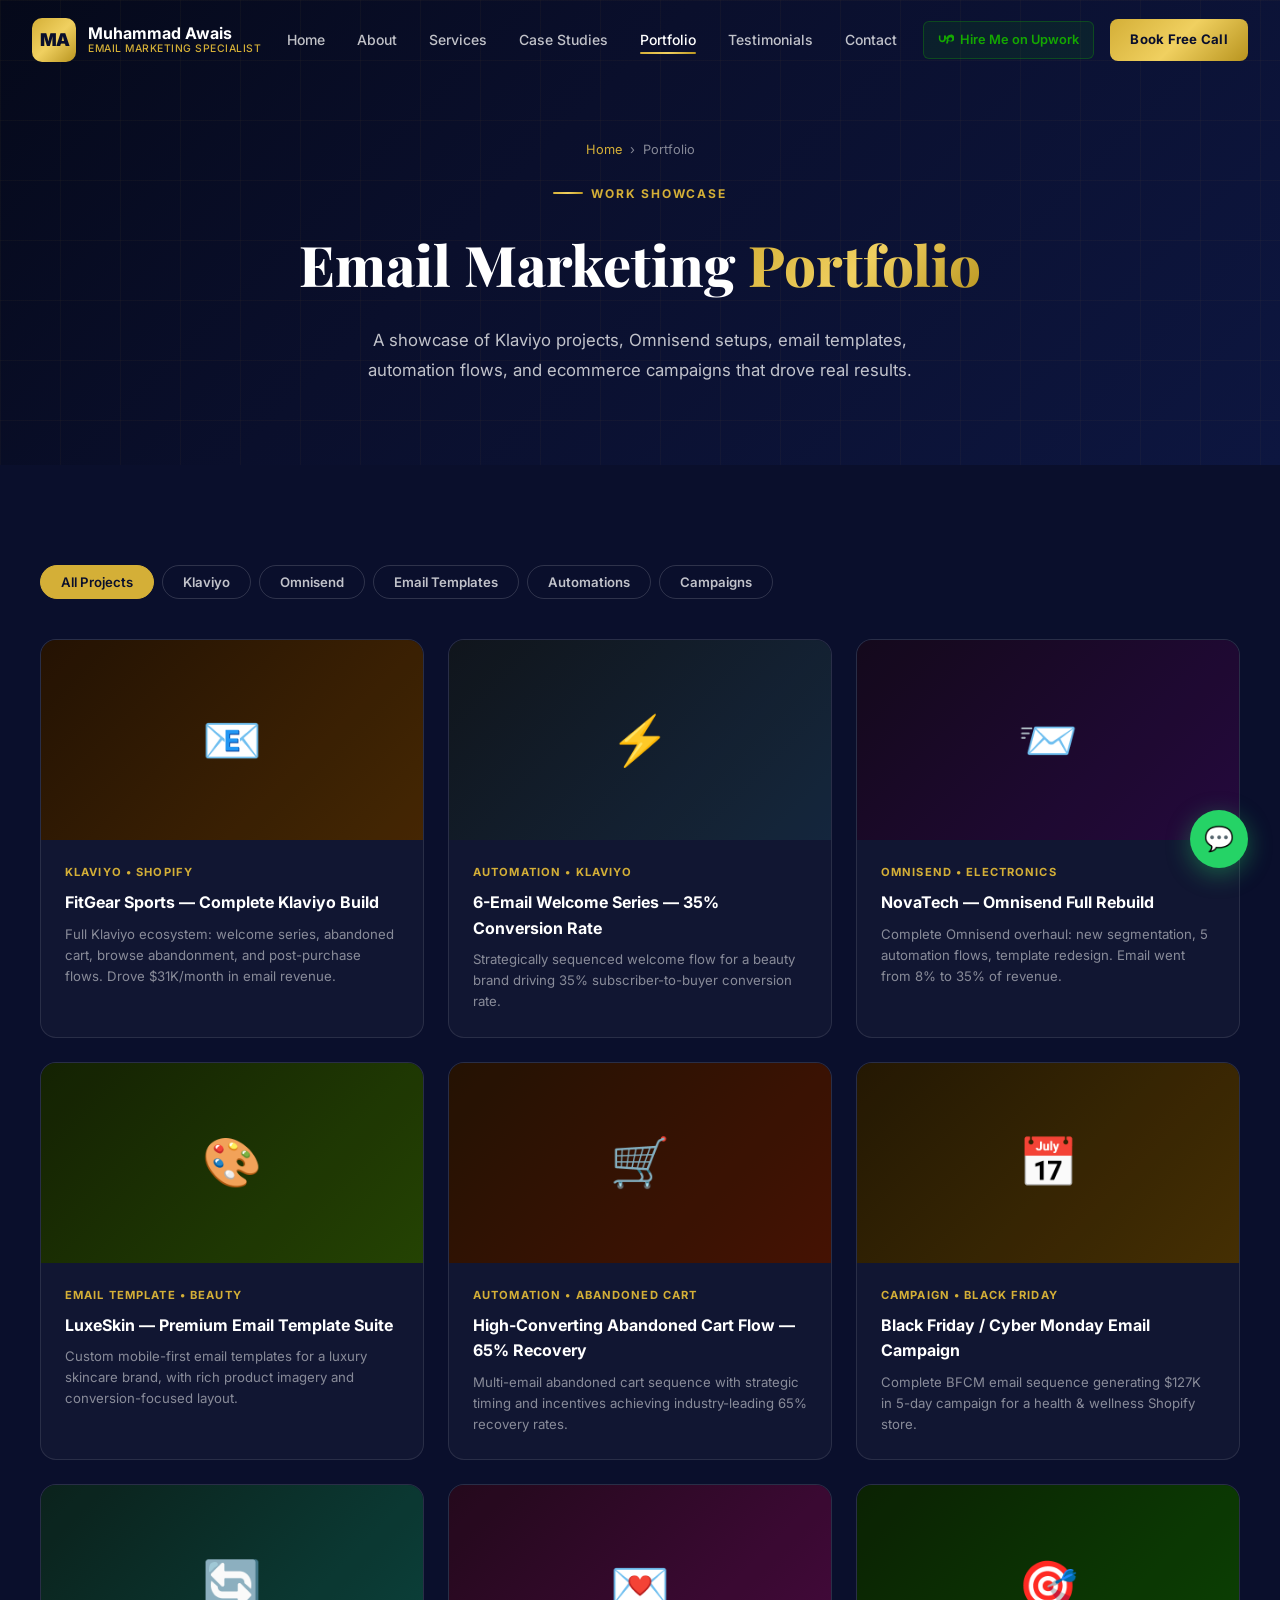
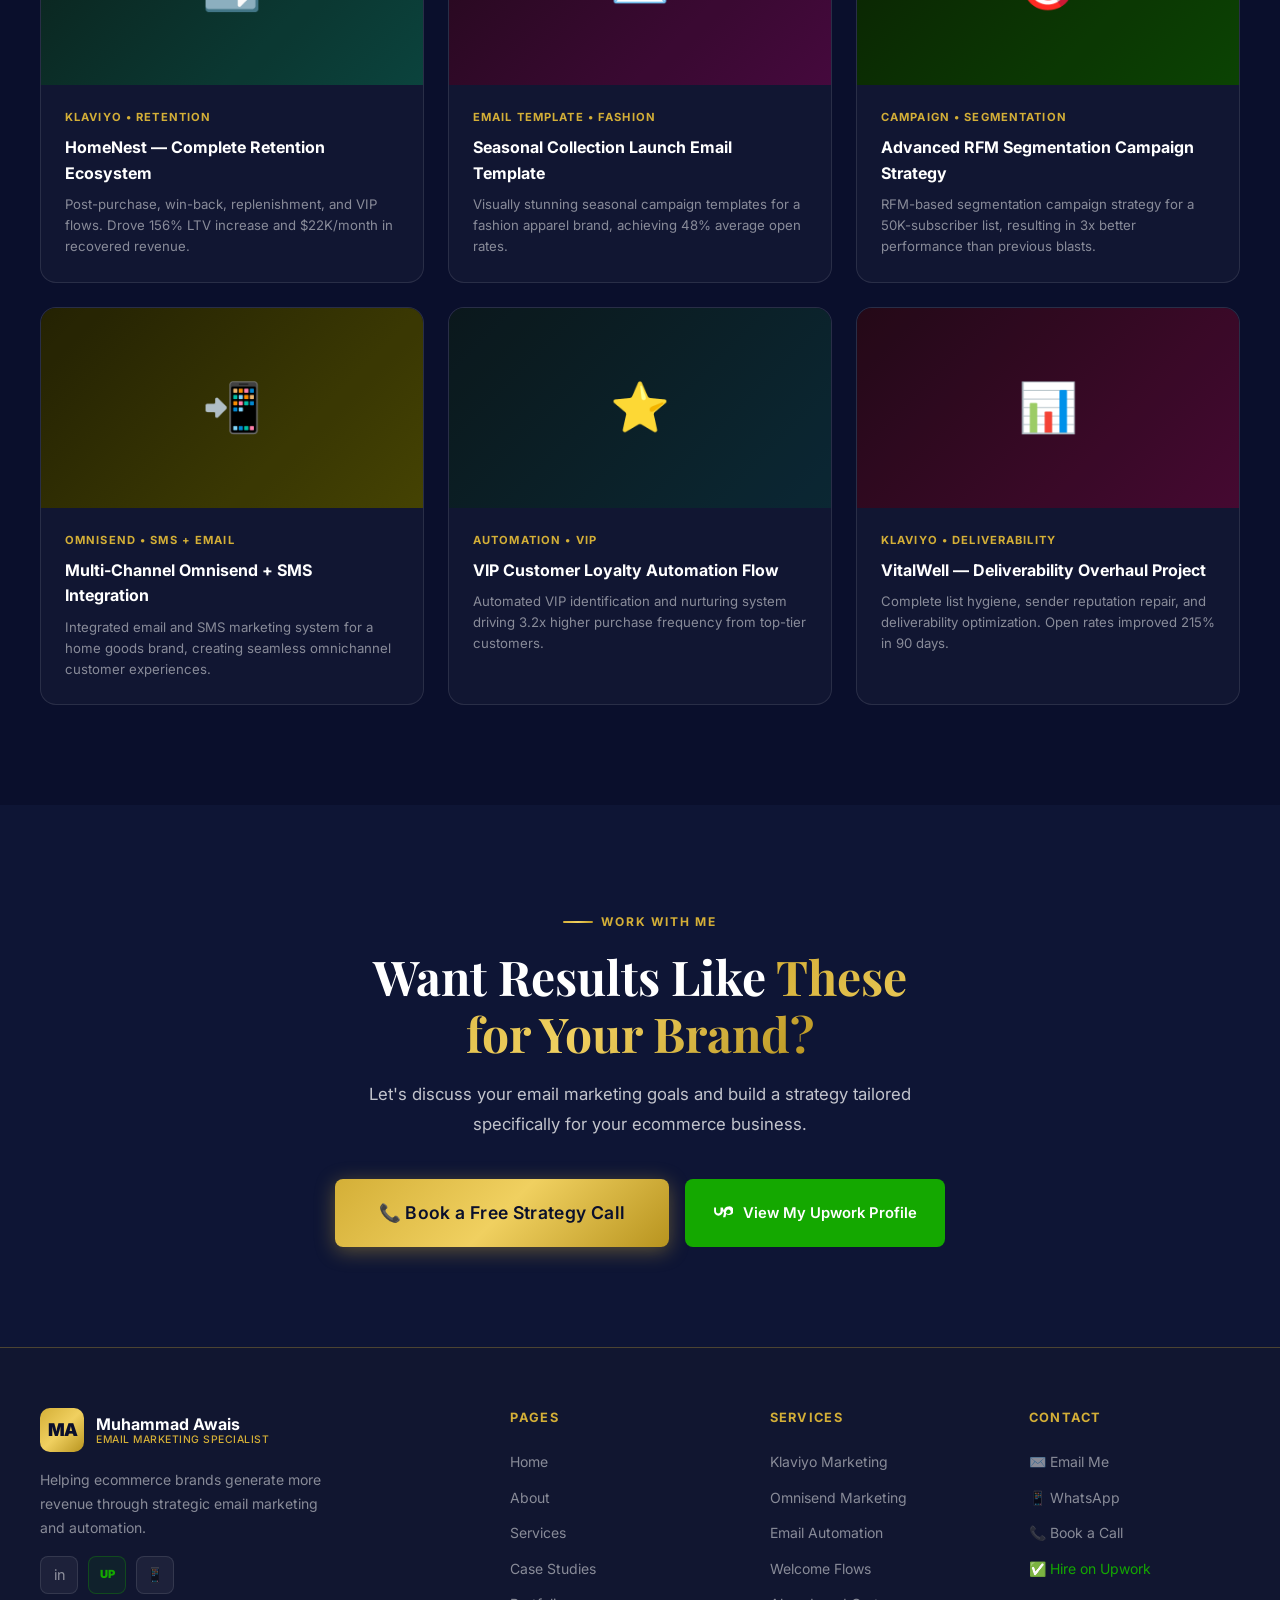
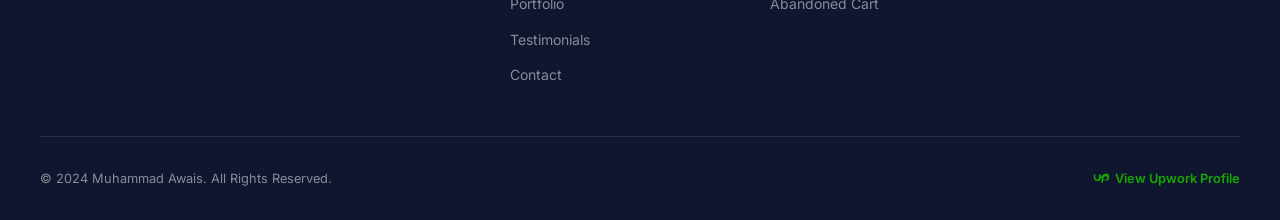
<file: portfolio.html>
<!DOCTYPE html>
<html lang="en">
<head>
  <meta charset="UTF-8" />
  <meta name="viewport" content="width=device-width, initial-scale=1.0" />
  <title>Portfolio | Muhammad Awais — Email Marketing Projects & Templates</title>
  <meta name="description" content="View Muhammad Awais's email marketing portfolio: Klaviyo projects, Omnisend setups, email templates, automation flows, and ecommerce marketing assets." />
  <link rel="stylesheet" href="styles.css" />
  <link rel="icon" type="image/svg+xml" href="data:image/svg+xml,<svg xmlns='http://www.w3.org/2000/svg' viewBox='0 0 100 100'><rect width='100' height='100' rx='20' fill='%23D4AF37'/><text y='.9em' font-size='70' x='15' font-family='serif' font-weight='900' fill='%230A0F2C'>MA</text></svg>" />
</head>
<body>

<!-- NAVBAR -->
<nav class="navbar" id="navbar">
  <div class="nav-container">
    <a href="index.html" class="nav-logo"><div class="logo-icon">MA</div><div class="logo-text"><span class="logo-name">Muhammad Awais</span><span class="logo-title">Email Marketing Specialist</span></div></a>
    <ul class="nav-menu">
      <li><a href="index.html" class="nav-link">Home</a></li>
      <li><a href="about.html" class="nav-link">About</a></li>
      <li><a href="services.html" class="nav-link">Services</a></li>
      <li><a href="case-studies.html" class="nav-link">Case Studies</a></li>
      <li><a href="portfolio.html" class="nav-link">Portfolio</a></li>
      <li><a href="testimonials.html" class="nav-link">Testimonials</a></li>
      <li><a href="contact.html" class="nav-link">Contact</a></li>
    </ul>
    <div class="nav-actions">
      <a href="https://www.upwork.com/freelancers/muhammadawais12?referrer_url_path=%2Fnx%2Fsearch%2Ftalent%2Fdetails%2F~017bb8ffcffd928169%2Fprofile" target="_blank" rel="noopener" class="nav-upwork"><svg class="upwork-icon" viewBox="0 0 24 24"><path d="M18.561 13.158c-1.102 0-2.135-.467-3.074-1.227l.228-1.076.008-.042c.207-1.143.849-3.06 2.839-3.06 1.492 0 2.703 1.212 2.703 2.703-.001 1.489-1.212 2.702-2.704 2.702zm0-8.871c-2.703 0-4.68 1.745-5.54 4.637a12.62 12.62 0 0 1-1.227-3.637H9.003v4.709c0 1.492-1.212 2.703-2.703 2.703-1.492 0-2.703-1.211-2.703-2.703V5.287H1.306v4.709c0 2.927 2.346 5.274 5.274 5.274 2.927 0 5.273-2.347 5.273-5.274v-.787c.347.827.793 1.66 1.41 2.42l-1.193 5.596h2.82l.864-4.054c1.035.791 2.189 1.234 3.807 1.234 2.928 0 5.274-2.347 5.274-5.274-.001-2.929-2.347-5.276-5.274-5.276z"/></svg>Hire Me on Upwork</a>
      <a href="contact.html" class="btn-nav-cta">Book Free Call</a>
    </div>
    <button class="nav-hamburger" id="hamburger"><span></span><span></span><span></span></button>
  </div>
</nav>

<div class="mobile-drawer" id="mobileDrawer">
  <ul class="mobile-nav-links">
    <li><a href="index.html" class="mobile-nav-link">Home <span>→</span></a></li>
    <li><a href="about.html" class="mobile-nav-link">About <span>→</span></a></li>
    <li><a href="services.html" class="mobile-nav-link">Services <span>→</span></a></li>
    <li><a href="case-studies.html" class="mobile-nav-link">Case Studies <span>→</span></a></li>
    <li><a href="portfolio.html" class="mobile-nav-link">Portfolio <span>→</span></a></li>
    <li><a href="testimonials.html" class="mobile-nav-link">Testimonials <span>→</span></a></li>
    <li><a href="contact.html" class="mobile-nav-link">Contact <span>→</span></a></li>
  </ul>
  <div class="mobile-nav-actions">
    <a href="contact.html" class="btn btn-primary" style="justify-content:center;">Book a Free Strategy Call</a>
  </div>
</div>

<!-- PAGE HERO -->
<section class="page-hero">
  <div class="breadcrumb"><a href="index.html">Home</a> <span>›</span> <span>Portfolio</span></div>
  <div class="section-label" style="justify-content:center;">Work Showcase</div>
  <h1 class="page-hero-title">Email Marketing <span>Portfolio</span></h1>
  <p class="page-hero-desc">A showcase of Klaviyo projects, Omnisend setups, email templates, automation flows, and ecommerce campaigns that drove real results.</p>
</section>

<!-- PORTFOLIO SECTION -->
<section class="section">
  <div class="container">
    <!-- Filter Buttons -->
    <div class="portfolio-filter reveal">
      <button class="filter-btn active" data-filter="all" id="filterAll">All Projects</button>
      <button class="filter-btn" data-filter="klaviyo" id="filterKlaviyo">Klaviyo</button>
      <button class="filter-btn" data-filter="omnisend" id="filterOmnisend">Omnisend</button>
      <button class="filter-btn" data-filter="template" id="filterTemplate">Email Templates</button>
      <button class="filter-btn" data-filter="automation" id="filterAutomation">Automations</button>
      <button class="filter-btn" data-filter="campaign" id="filterCampaign">Campaigns</button>
    </div>

    <div class="portfolio-grid">

      <!-- Portfolio Items -->
      <div class="portfolio-item reveal" data-category="klaviyo">
        <div class="portfolio-thumb" style="background:linear-gradient(135deg,#1a0a00,#3d1f00);">
          <span style="position:relative;z-index:1;">📧</span>
        </div>
        <div class="portfolio-item-content">
          <div class="portfolio-item-tag">Klaviyo • Shopify</div>
          <div class="portfolio-item-title">FitGear Sports — Complete Klaviyo Build</div>
          <div class="portfolio-item-desc">Full Klaviyo ecosystem: welcome series, abandoned cart, browse abandonment, and post-purchase flows. Drove $31K/month in email revenue.</div>
        </div>
      </div>

      <div class="portfolio-item reveal reveal-delay-1" data-category="automation">
        <div class="portfolio-thumb" style="background:linear-gradient(135deg,#050d1a,#0a1f3d);">
          <span style="position:relative;z-index:1;">⚡</span>
        </div>
        <div class="portfolio-item-content">
          <div class="portfolio-item-tag">Automation • Klaviyo</div>
          <div class="portfolio-item-title">6-Email Welcome Series — 35% Conversion Rate</div>
          <div class="portfolio-item-desc">Strategically sequenced welcome flow for a beauty brand driving 35% subscriber-to-buyer conversion rate.</div>
        </div>
      </div>

      <div class="portfolio-item reveal reveal-delay-2" data-category="omnisend">
        <div class="portfolio-thumb" style="background:linear-gradient(135deg,#0a001a,#1a003d);">
          <span style="position:relative;z-index:1;">📨</span>
        </div>
        <div class="portfolio-item-content">
          <div class="portfolio-item-tag">Omnisend • Electronics</div>
          <div class="portfolio-item-title">NovaTech — Omnisend Full Rebuild</div>
          <div class="portfolio-item-desc">Complete Omnisend overhaul: new segmentation, 5 automation flows, template redesign. Email went from 8% to 35% of revenue.</div>
        </div>
      </div>

      <div class="portfolio-item reveal" data-category="template">
        <div class="portfolio-thumb" style="background:linear-gradient(135deg,#0a1a00,#1a3d00);">
          <span style="position:relative;z-index:1;">🎨</span>
        </div>
        <div class="portfolio-item-content">
          <div class="portfolio-item-tag">Email Template • Beauty</div>
          <div class="portfolio-item-title">LuxeSkin — Premium Email Template Suite</div>
          <div class="portfolio-item-desc">Custom mobile-first email templates for a luxury skincare brand, with rich product imagery and conversion-focused layout.</div>
        </div>
      </div>

      <div class="portfolio-item reveal reveal-delay-1" data-category="automation">
        <div class="portfolio-thumb" style="background:linear-gradient(135deg,#1a0a00,#3d0a00);">
          <span style="position:relative;z-index:1;">🛒</span>
        </div>
        <div class="portfolio-item-content">
          <div class="portfolio-item-tag">Automation • Abandoned Cart</div>
          <div class="portfolio-item-title">High-Converting Abandoned Cart Flow — 65% Recovery</div>
          <div class="portfolio-item-desc">Multi-email abandoned cart sequence with strategic timing and incentives achieving industry-leading 65% recovery rates.</div>
        </div>
      </div>

      <div class="portfolio-item reveal reveal-delay-2" data-category="campaign">
        <div class="portfolio-thumb" style="background:linear-gradient(135deg,#1a1000,#3d2800);">
          <span style="position:relative;z-index:1;">📅</span>
        </div>
        <div class="portfolio-item-content">
          <div class="portfolio-item-tag">Campaign • Black Friday</div>
          <div class="portfolio-item-title">Black Friday / Cyber Monday Email Campaign</div>
          <div class="portfolio-item-desc">Complete BFCM email sequence generating $127K in 5-day campaign for a health & wellness Shopify store.</div>
        </div>
      </div>

      <div class="portfolio-item reveal" data-category="klaviyo">
        <div class="portfolio-thumb" style="background:linear-gradient(135deg,#001a1a,#003d3d);">
          <span style="position:relative;z-index:1;">🔄</span>
        </div>
        <div class="portfolio-item-content">
          <div class="portfolio-item-tag">Klaviyo • Retention</div>
          <div class="portfolio-item-title">HomeNest — Complete Retention Ecosystem</div>
          <div class="portfolio-item-desc">Post-purchase, win-back, replenishment, and VIP flows. Drove 156% LTV increase and $22K/month in recovered revenue.</div>
        </div>
      </div>

      <div class="portfolio-item reveal reveal-delay-1" data-category="template">
        <div class="portfolio-thumb" style="background:linear-gradient(135deg,#1a001a,#3d003d);">
          <span style="position:relative;z-index:1;">💌</span>
        </div>
        <div class="portfolio-item-content">
          <div class="portfolio-item-tag">Email Template • Fashion</div>
          <div class="portfolio-item-title">Seasonal Collection Launch Email Template</div>
          <div class="portfolio-item-desc">Visually stunning seasonal campaign templates for a fashion apparel brand, achieving 48% average open rates.</div>
        </div>
      </div>

      <div class="portfolio-item reveal reveal-delay-2" data-category="campaign">
        <div class="portfolio-thumb" style="background:linear-gradient(135deg,#001a00,#003d00);">
          <span style="position:relative;z-index:1;">🎯</span>
        </div>
        <div class="portfolio-item-content">
          <div class="portfolio-item-tag">Campaign • Segmentation</div>
          <div class="portfolio-item-title">Advanced RFM Segmentation Campaign Strategy</div>
          <div class="portfolio-item-desc">RFM-based segmentation campaign strategy for a 50K-subscriber list, resulting in 3x better performance than previous blasts.</div>
        </div>
      </div>

      <div class="portfolio-item reveal" data-category="omnisend">
        <div class="portfolio-thumb" style="background:linear-gradient(135deg,#1a1a00,#3d3d00);">
          <span style="position:relative;z-index:1;">📲</span>
        </div>
        <div class="portfolio-item-content">
          <div class="portfolio-item-tag">Omnisend • SMS + Email</div>
          <div class="portfolio-item-title">Multi-Channel Omnisend + SMS Integration</div>
          <div class="portfolio-item-desc">Integrated email and SMS marketing system for a home goods brand, creating seamless omnichannel customer experiences.</div>
        </div>
      </div>

      <div class="portfolio-item reveal reveal-delay-1" data-category="automation">
        <div class="portfolio-thumb" style="background:linear-gradient(135deg,#00101a,#002033);">
          <span style="position:relative;z-index:1;">⭐</span>
        </div>
        <div class="portfolio-item-content">
          <div class="portfolio-item-tag">Automation • VIP</div>
          <div class="portfolio-item-title">VIP Customer Loyalty Automation Flow</div>
          <div class="portfolio-item-desc">Automated VIP identification and nurturing system driving 3.2x higher purchase frequency from top-tier customers.</div>
        </div>
      </div>

      <div class="portfolio-item reveal reveal-delay-2" data-category="klaviyo">
        <div class="portfolio-thumb" style="background:linear-gradient(135deg,#1a0015,#3d0030);">
          <span style="position:relative;z-index:1;">📊</span>
        </div>
        <div class="portfolio-item-content">
          <div class="portfolio-item-tag">Klaviyo • Deliverability</div>
          <div class="portfolio-item-title">VitalWell — Deliverability Overhaul Project</div>
          <div class="portfolio-item-desc">Complete list hygiene, sender reputation repair, and deliverability optimization. Open rates improved 215% in 90 days.</div>
        </div>
      </div>
    </div>
  </div>
</section>

<!-- CTA -->
<section class="section" style="background:var(--navy-mid);text-align:center;">
  <div class="container">
    <div class="section-label reveal" style="justify-content:center;">Work With Me</div>
    <h2 class="section-title reveal reveal-delay-1" style="max-width:600px;margin:0 auto 1rem;">Want Results Like <span>These for Your Brand?</span></h2>
    <p class="section-desc reveal reveal-delay-2" style="margin:0 auto 2.5rem;">Let's discuss your email marketing goals and build a strategy tailored specifically for your ecommerce business.</p>
    <div class="reveal reveal-delay-3" style="display:flex;gap:1rem;justify-content:center;flex-wrap:wrap;">
      <a href="contact.html" class="btn btn-primary btn-lg" id="portfolioCTA">📞 Book a Free Strategy Call</a>
      <a href="https://www.upwork.com/freelancers/muhammadawais12?referrer_url_path=%2Fnx%2Fsearch%2Ftalent%2Fdetails%2F~017bb8ffcffd928169%2Fprofile" target="_blank" rel="noopener" class="btn btn-upwork btn-lg" id="portfolioUpwork">
        <svg width="20" height="20" viewBox="0 0 24 24" fill="white"><path d="M18.561 13.158c-1.102 0-2.135-.467-3.074-1.227l.228-1.076.008-.042c.207-1.143.849-3.06 2.839-3.06 1.492 0 2.703 1.212 2.703 2.703-.001 1.489-1.212 2.702-2.704 2.702zm0-8.871c-2.703 0-4.68 1.745-5.54 4.637a12.62 12.62 0 0 1-1.227-3.637H9.003v4.709c0 1.492-1.212 2.703-2.703 2.703-1.492 0-2.703-1.211-2.703-2.703V5.287H1.306v4.709c0 2.927 2.346 5.274 5.274 5.274 2.927 0 5.273-2.347 5.273-5.274v-.787c.347.827.793 1.66 1.41 2.42l-1.193 5.596h2.82l.864-4.054c1.035.791 2.189 1.234 3.807 1.234 2.928 0 5.274-2.347 5.274-5.274-.001-2.929-2.347-5.276-5.274-5.276z"/></svg>
        View My Upwork Profile
      </a>
    </div>
  </div>
</section>

<!-- FOOTER -->
<footer class="footer">
  <div class="footer-grid">
    <div class="footer-brand"><div class="nav-logo" style="margin-bottom:1rem;"><div class="logo-icon">MA</div><div class="logo-text"><span class="logo-name">Muhammad Awais</span><span class="logo-title">Email Marketing Specialist</span></div></div><p class="footer-tagline">Helping ecommerce brands generate more revenue through strategic email marketing and automation.</p><div class="footer-social"><a href="https://www.linkedin.com/in/muhammadawais-emailmarketing" target="_blank" class="social-btn">in</a><a href="https://www.upwork.com/freelancers/muhammadawais12?referrer_url_path=%2Fnx%2Fsearch%2Ftalent%2Fdetails%2F~017bb8ffcffd928169%2Fprofile" target="_blank" class="social-btn" style="font-size:0.7rem;font-weight:900;color:#14A800;border-color:rgba(20,168,0,0.3);background:rgba(20,168,0,0.08);">UP</a><a href="https://wa.me/923001234567" target="_blank" class="social-btn">📱</a></div></div>
    <div><div class="footer-col-title">Pages</div><ul class="footer-links"><li><a href="index.html" class="footer-link">Home</a></li><li><a href="about.html" class="footer-link">About</a></li><li><a href="services.html" class="footer-link">Services</a></li><li><a href="case-studies.html" class="footer-link">Case Studies</a></li><li><a href="portfolio.html" class="footer-link">Portfolio</a></li><li><a href="testimonials.html" class="footer-link">Testimonials</a></li><li><a href="contact.html" class="footer-link">Contact</a></li></ul></div>
    <div><div class="footer-col-title">Services</div><ul class="footer-links"><li><a href="services.html" class="footer-link">Klaviyo Marketing</a></li><li><a href="services.html" class="footer-link">Omnisend Marketing</a></li><li><a href="services.html" class="footer-link">Email Automation</a></li><li><a href="services.html" class="footer-link">Welcome Flows</a></li><li><a href="services.html" class="footer-link">Abandoned Cart</a></li></ul></div>
    <div><div class="footer-col-title">Contact</div><ul class="footer-links"><li><a href="mailto:muhammadawais@email.com" class="footer-link">✉️ Email Me</a></li><li><a href="https://wa.me/923001234567" target="_blank" class="footer-link">📱 WhatsApp</a></li><li><a href="contact.html" class="footer-link">📞 Book a Call</a></li><li><a href="https://www.upwork.com/freelancers/muhammadawais12?referrer_url_path=%2Fnx%2Fsearch%2Ftalent%2Fdetails%2F~017bb8ffcffd928169%2Fprofile" target="_blank" class="footer-link" style="color:#14A800;">✅ Hire on Upwork</a></li></ul></div>
  </div>
  <div class="footer-bottom"><p class="footer-copy">© 2024 Muhammad Awais. All Rights Reserved.</p><a href="https://www.upwork.com/freelancers/muhammadawais12?referrer_url_path=%2Fnx%2Fsearch%2Ftalent%2Fdetails%2F~017bb8ffcffd928169%2Fprofile" target="_blank" class="footer-upwork-link"><svg width="16" height="16" viewBox="0 0 24 24" fill="currentColor"><path d="M18.561 13.158c-1.102 0-2.135-.467-3.074-1.227l.228-1.076.008-.042c.207-1.143.849-3.06 2.839-3.06 1.492 0 2.703 1.212 2.703 2.703-.001 1.489-1.212 2.702-2.704 2.702zm0-8.871c-2.703 0-4.68 1.745-5.54 4.637a12.62 12.62 0 0 1-1.227-3.637H9.003v4.709c0 1.492-1.212 2.703-2.703 2.703-1.492 0-2.703-1.211-2.703-2.703V5.287H1.306v4.709c0 2.927 2.346 5.274 5.274 5.274 2.927 0 5.273-2.347 5.273-5.274v-.787c.347.827.793 1.66 1.41 2.42l-1.193 5.596h2.82l.864-4.054c1.035.791 2.189 1.234 3.807 1.234 2.928 0 5.274-2.347 5.274-5.274-.001-2.929-2.347-5.276-5.274-5.276z"/></svg>View Upwork Profile</a></div>
</footer>

<a href="https://wa.me/923001234567" target="_blank" rel="noopener" class="whatsapp-float" id="whatsappFloat">💬</a>
<script src="main.js"></script>
</body>
</html>
</file>
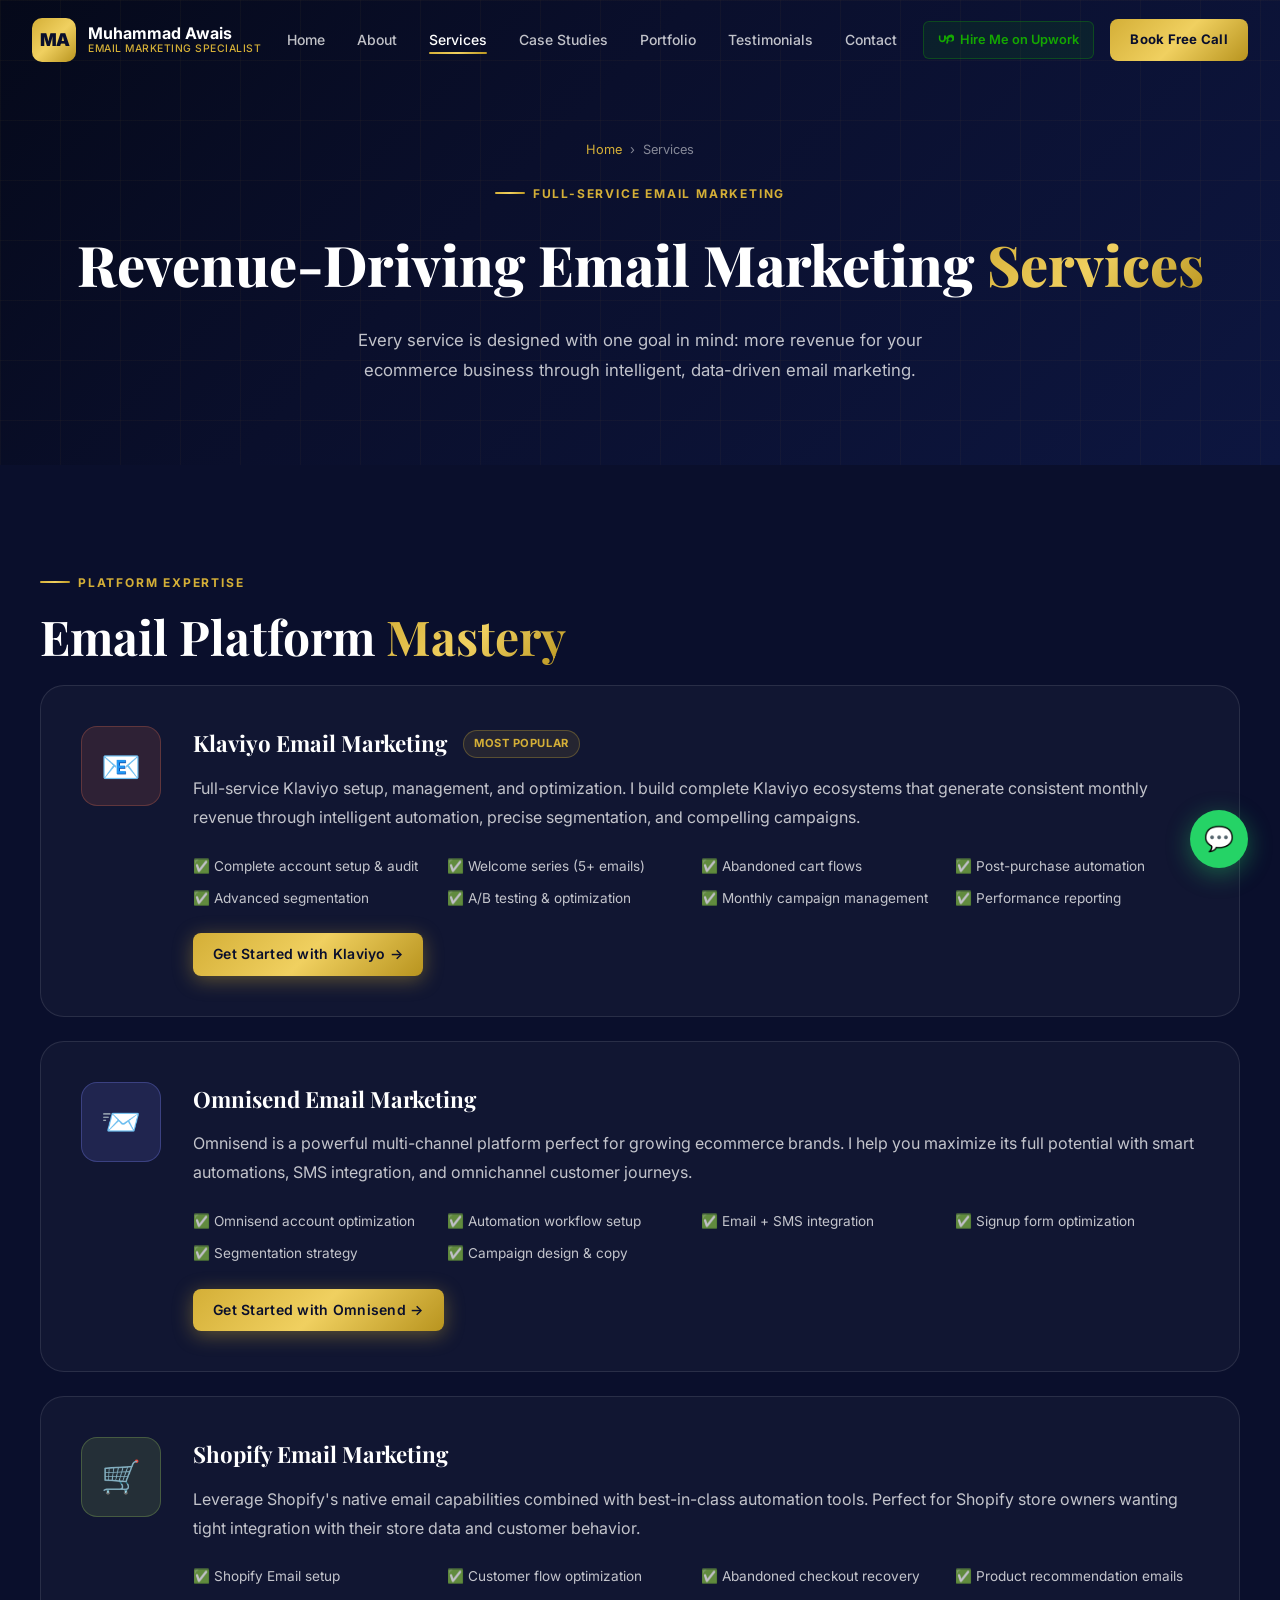
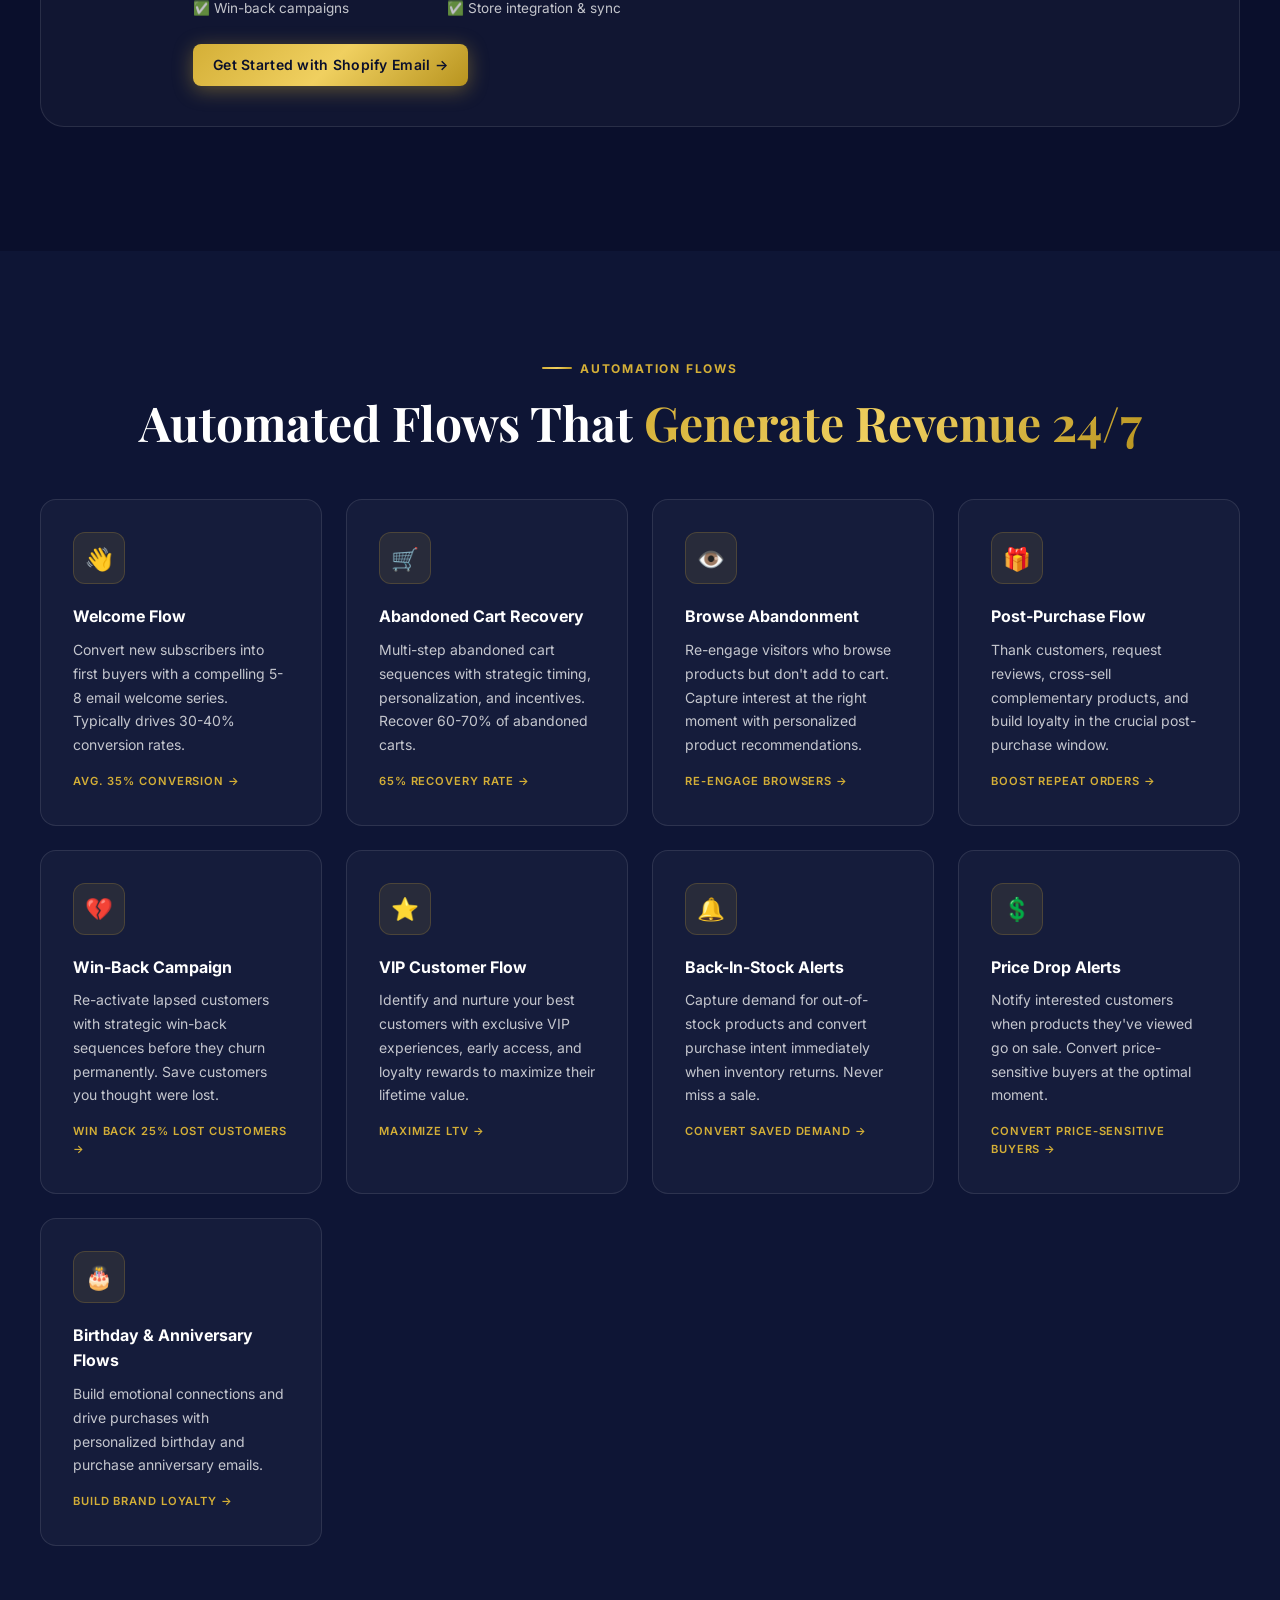
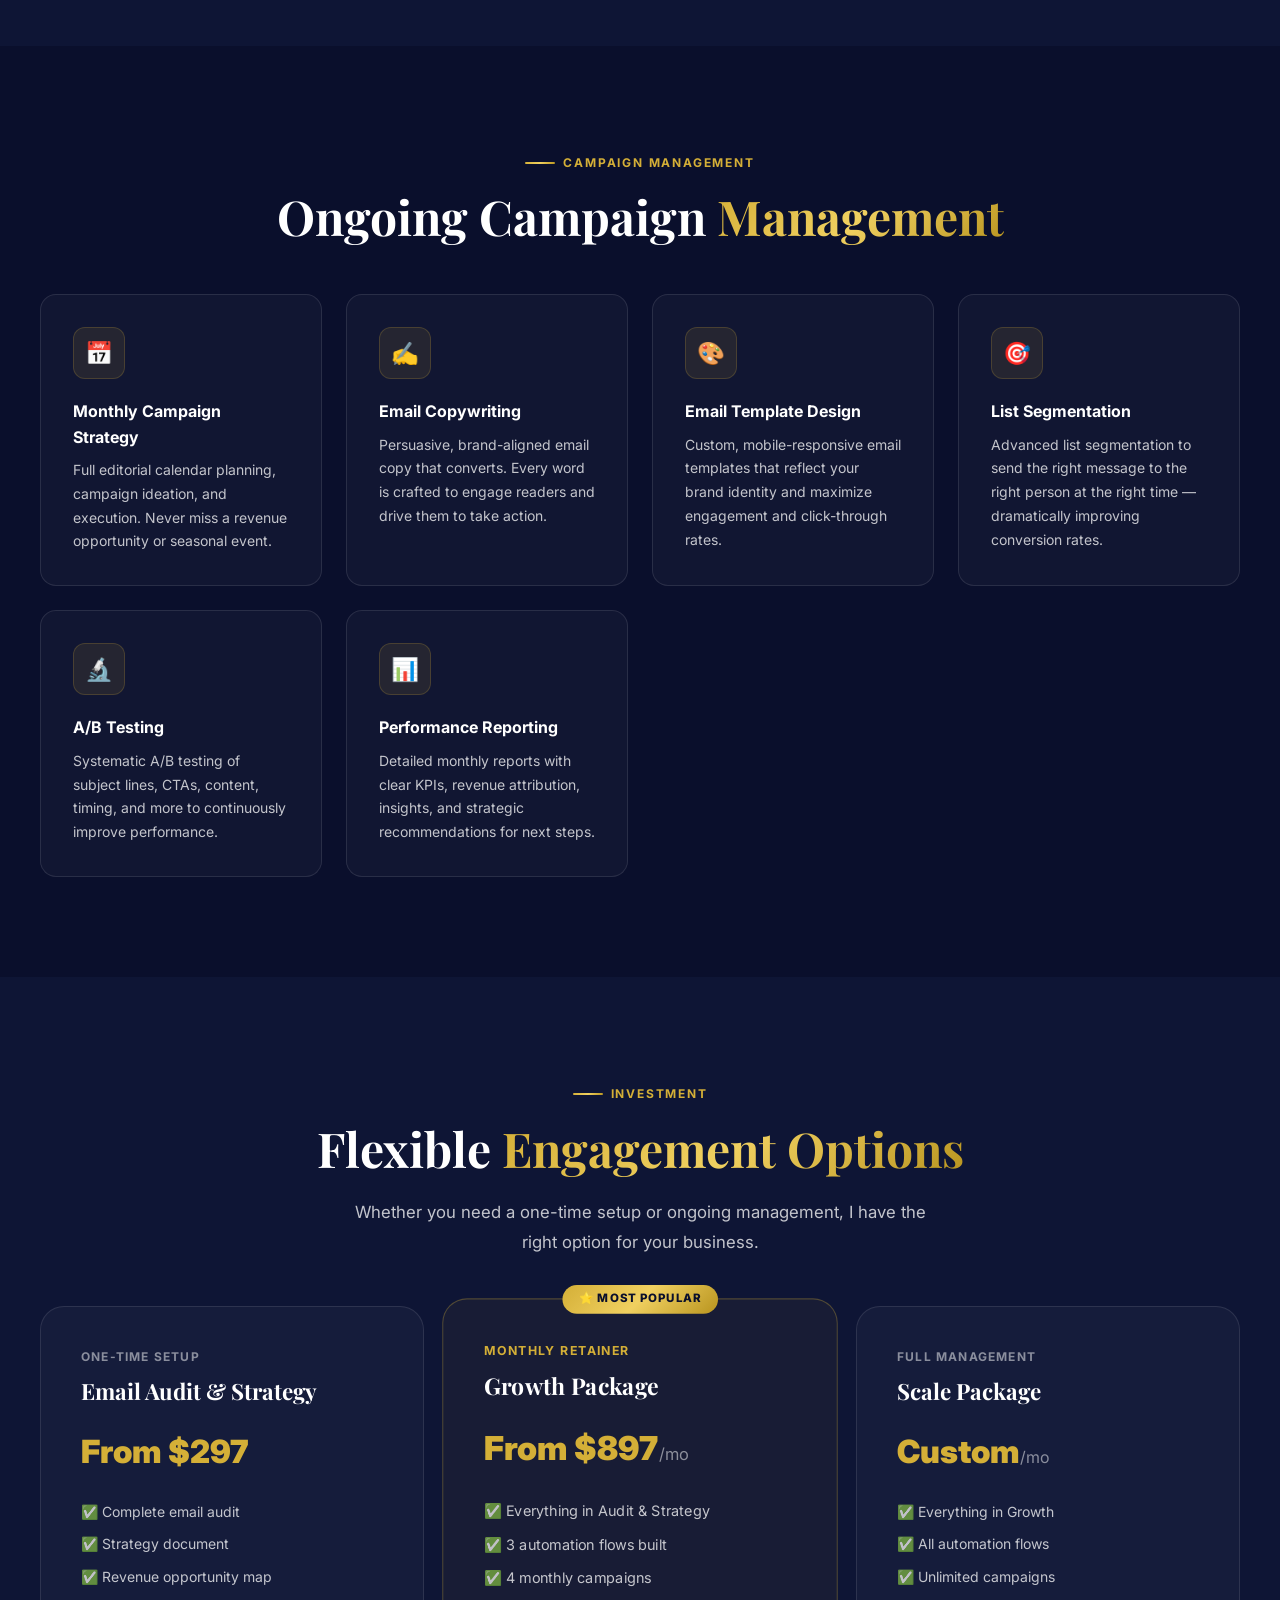
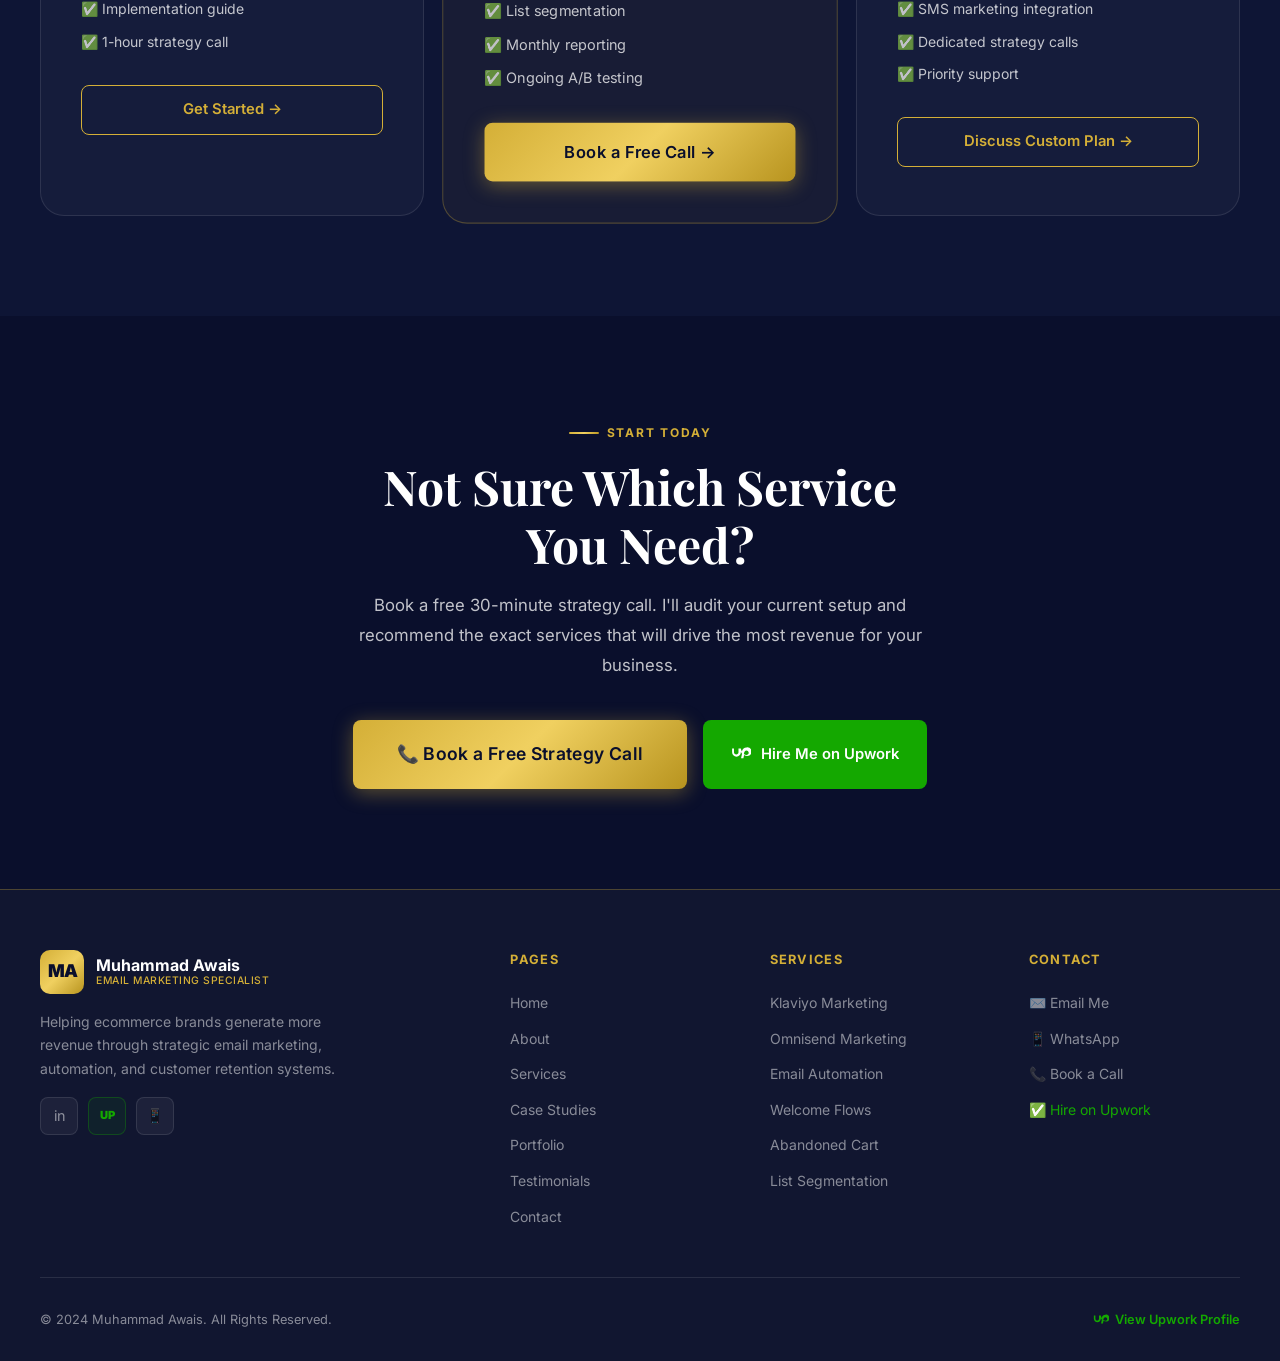
<file: services.html>
<!DOCTYPE html>
<html lang="en">
<head>
  <meta charset="UTF-8" />
  <meta name="viewport" content="width=device-width, initial-scale=1.0" />
  <title>Services | Muhammad Awais — Klaviyo, Omnisend & Shopify Email Marketing</title>
  <meta name="description" content="Explore Muhammad Awais's complete ecommerce email marketing services: Klaviyo, Omnisend, Shopify, welcome flows, abandoned cart, automation, and more." />
  <link rel="stylesheet" href="styles.css" />
  <link rel="icon" type="image/svg+xml" href="data:image/svg+xml,<svg xmlns='http://www.w3.org/2000/svg' viewBox='0 0 100 100'><rect width='100' height='100' rx='20' fill='%23D4AF37'/><text y='.9em' font-size='70' x='15' font-family='serif' font-weight='900' fill='%230A0F2C'>MA</text></svg>" />
</head>
<body>

<!-- NAVBAR -->
<nav class="navbar" id="navbar">
  <div class="nav-container">
    <a href="index.html" class="nav-logo">
      <div class="logo-icon">MA</div>
      <div class="logo-text">
        <span class="logo-name">Muhammad Awais</span>
        <span class="logo-title">Email Marketing Specialist</span>
      </div>
    </a>
    <ul class="nav-menu">
      <li><a href="index.html" class="nav-link">Home</a></li>
      <li><a href="about.html" class="nav-link">About</a></li>
      <li><a href="services.html" class="nav-link">Services</a></li>
      <li><a href="case-studies.html" class="nav-link">Case Studies</a></li>
      <li><a href="portfolio.html" class="nav-link">Portfolio</a></li>
      <li><a href="testimonials.html" class="nav-link">Testimonials</a></li>
      <li><a href="contact.html" class="nav-link">Contact</a></li>
    </ul>
    <div class="nav-actions">
      <a href="https://www.upwork.com/freelancers/muhammadawais12?referrer_url_path=%2Fnx%2Fsearch%2Ftalent%2Fdetails%2F~017bb8ffcffd928169%2Fprofile" target="_blank" rel="noopener" class="nav-upwork">
        <svg class="upwork-icon" viewBox="0 0 24 24"><path d="M18.561 13.158c-1.102 0-2.135-.467-3.074-1.227l.228-1.076.008-.042c.207-1.143.849-3.06 2.839-3.06 1.492 0 2.703 1.212 2.703 2.703-.001 1.489-1.212 2.702-2.704 2.702zm0-8.871c-2.703 0-4.68 1.745-5.54 4.637a12.62 12.62 0 0 1-1.227-3.637H9.003v4.709c0 1.492-1.212 2.703-2.703 2.703-1.492 0-2.703-1.211-2.703-2.703V5.287H1.306v4.709c0 2.927 2.346 5.274 5.274 5.274 2.927 0 5.273-2.347 5.273-5.274v-.787c.347.827.793 1.66 1.41 2.42l-1.193 5.596h2.82l.864-4.054c1.035.791 2.189 1.234 3.807 1.234 2.928 0 5.274-2.347 5.274-5.274-.001-2.929-2.347-5.276-5.274-5.276z"/></svg>
        Hire Me on Upwork
      </a>
      <a href="contact.html" class="btn-nav-cta">Book Free Call</a>
    </div>
    <button class="nav-hamburger" id="hamburger"><span></span><span></span><span></span></button>
  </div>
</nav>

<div class="mobile-drawer" id="mobileDrawer">
  <ul class="mobile-nav-links">
    <li><a href="index.html" class="mobile-nav-link">Home <span>→</span></a></li>
    <li><a href="about.html" class="mobile-nav-link">About <span>→</span></a></li>
    <li><a href="services.html" class="mobile-nav-link">Services <span>→</span></a></li>
    <li><a href="case-studies.html" class="mobile-nav-link">Case Studies <span>→</span></a></li>
    <li><a href="portfolio.html" class="mobile-nav-link">Portfolio <span>→</span></a></li>
    <li><a href="testimonials.html" class="mobile-nav-link">Testimonials <span>→</span></a></li>
    <li><a href="contact.html" class="mobile-nav-link">Contact <span>→</span></a></li>
  </ul>
  <div class="mobile-nav-actions">
    <a href="contact.html" class="btn btn-primary" style="justify-content:center;">Book a Free Strategy Call</a>
  </div>
</div>

<!-- PAGE HERO -->
<section class="page-hero">
  <div class="breadcrumb"><a href="index.html">Home</a> <span>›</span> <span>Services</span></div>
  <div class="section-label" style="justify-content:center;">Full-Service Email Marketing</div>
  <h1 class="page-hero-title">Revenue-Driving Email Marketing <span>Services</span></h1>
  <p class="page-hero-desc">Every service is designed with one goal in mind: more revenue for your ecommerce business through intelligent, data-driven email marketing.</p>
</section>

<!-- PLATFORM SERVICES -->
<section class="section">
  <div class="container">
    <div class="section-label reveal">Platform Expertise</div>
    <h2 class="section-title reveal reveal-delay-1">Email Platform <span>Mastery</span></h2>

    <!-- Klaviyo -->
    <div style="background:rgba(255,255,255,0.03);border:var(--border-white);border-radius:var(--radius-lg);padding:2.5rem;margin-bottom:1.5rem;display:grid;grid-template-columns:auto 1fr;gap:2rem;align-items:start;" class="reveal">
      <div style="width:80px;height:80px;background:rgba(213,103,77,0.15);border:1px solid rgba(213,103,77,0.3);border-radius:16px;display:flex;align-items:center;justify-content:center;font-size:2rem;flex-shrink:0;">📧</div>
      <div>
        <div style="display:flex;align-items:center;gap:1rem;margin-bottom:0.75rem;">
          <h3 style="font-family:'Playfair Display',serif;font-size:1.4rem;font-weight:700;color:var(--white);">Klaviyo Email Marketing</h3>
          <span style="background:rgba(212,175,55,0.1);border:1px solid rgba(212,175,55,0.3);color:var(--gold);font-size:0.7rem;font-weight:700;padding:4px 10px;border-radius:20px;letter-spacing:0.05em;">MOST POPULAR</span>
        </div>
        <p style="color:var(--text-secondary);line-height:1.8;margin-bottom:1.5rem;">Full-service Klaviyo setup, management, and optimization. I build complete Klaviyo ecosystems that generate consistent monthly revenue through intelligent automation, precise segmentation, and compelling campaigns.</p>
        <div style="display:grid;grid-template-columns:repeat(auto-fill,minmax(200px,1fr));gap:10px;">
          <div style="display:flex;align-items:center;gap:8px;font-size:0.85rem;color:var(--text-secondary);">✅ Complete account setup & audit</div>
          <div style="display:flex;align-items:center;gap:8px;font-size:0.85rem;color:var(--text-secondary);">✅ Welcome series (5+ emails)</div>
          <div style="display:flex;align-items:center;gap:8px;font-size:0.85rem;color:var(--text-secondary);">✅ Abandoned cart flows</div>
          <div style="display:flex;align-items:center;gap:8px;font-size:0.85rem;color:var(--text-secondary);">✅ Post-purchase automation</div>
          <div style="display:flex;align-items:center;gap:8px;font-size:0.85rem;color:var(--text-secondary);">✅ Advanced segmentation</div>
          <div style="display:flex;align-items:center;gap:8px;font-size:0.85rem;color:var(--text-secondary);">✅ A/B testing & optimization</div>
          <div style="display:flex;align-items:center;gap:8px;font-size:0.85rem;color:var(--text-secondary);">✅ Monthly campaign management</div>
          <div style="display:flex;align-items:center;gap:8px;font-size:0.85rem;color:var(--text-secondary);">✅ Performance reporting</div>
        </div>
        <div style="margin-top:1.5rem;"><a href="contact.html" class="btn btn-primary btn-sm" id="klaviyoGetStarted">Get Started with Klaviyo →</a></div>
      </div>
    </div>

    <!-- Omnisend -->
    <div style="background:rgba(255,255,255,0.03);border:var(--border-white);border-radius:var(--radius-lg);padding:2.5rem;margin-bottom:1.5rem;display:grid;grid-template-columns:auto 1fr;gap:2rem;align-items:start;" class="reveal reveal-delay-1">
      <div style="width:80px;height:80px;background:rgba(119,131,245,0.15);border:1px solid rgba(119,131,245,0.3);border-radius:16px;display:flex;align-items:center;justify-content:center;font-size:2rem;flex-shrink:0;">📨</div>
      <div>
        <h3 style="font-family:'Playfair Display',serif;font-size:1.4rem;font-weight:700;color:var(--white);margin-bottom:0.75rem;">Omnisend Email Marketing</h3>
        <p style="color:var(--text-secondary);line-height:1.8;margin-bottom:1.5rem;">Omnisend is a powerful multi-channel platform perfect for growing ecommerce brands. I help you maximize its full potential with smart automations, SMS integration, and omnichannel customer journeys.</p>
        <div style="display:grid;grid-template-columns:repeat(auto-fill,minmax(200px,1fr));gap:10px;">
          <div style="display:flex;align-items:center;gap:8px;font-size:0.85rem;color:var(--text-secondary);">✅ Omnisend account optimization</div>
          <div style="display:flex;align-items:center;gap:8px;font-size:0.85rem;color:var(--text-secondary);">✅ Automation workflow setup</div>
          <div style="display:flex;align-items:center;gap:8px;font-size:0.85rem;color:var(--text-secondary);">✅ Email + SMS integration</div>
          <div style="display:flex;align-items:center;gap:8px;font-size:0.85rem;color:var(--text-secondary);">✅ Signup form optimization</div>
          <div style="display:flex;align-items:center;gap:8px;font-size:0.85rem;color:var(--text-secondary);">✅ Segmentation strategy</div>
          <div style="display:flex;align-items:center;gap:8px;font-size:0.85rem;color:var(--text-secondary);">✅ Campaign design & copy</div>
        </div>
        <div style="margin-top:1.5rem;"><a href="contact.html" class="btn btn-primary btn-sm" id="omnisendGetStarted">Get Started with Omnisend →</a></div>
      </div>
    </div>

    <!-- Shopify -->
    <div style="background:rgba(255,255,255,0.03);border:var(--border-white);border-radius:var(--radius-lg);padding:2.5rem;margin-bottom:1.5rem;display:grid;grid-template-columns:auto 1fr;gap:2rem;align-items:start;" class="reveal reveal-delay-2">
      <div style="width:80px;height:80px;background:rgba(150,191,90,0.15);border:1px solid rgba(150,191,90,0.3);border-radius:16px;display:flex;align-items:center;justify-content:center;font-size:2rem;flex-shrink:0;">🛒</div>
      <div>
        <h3 style="font-family:'Playfair Display',serif;font-size:1.4rem;font-weight:700;color:var(--white);margin-bottom:0.75rem;">Shopify Email Marketing</h3>
        <p style="color:var(--text-secondary);line-height:1.8;margin-bottom:1.5rem;">Leverage Shopify's native email capabilities combined with best-in-class automation tools. Perfect for Shopify store owners wanting tight integration with their store data and customer behavior.</p>
        <div style="display:grid;grid-template-columns:repeat(auto-fill,minmax(200px,1fr));gap:10px;">
          <div style="display:flex;align-items:center;gap:8px;font-size:0.85rem;color:var(--text-secondary);">✅ Shopify Email setup</div>
          <div style="display:flex;align-items:center;gap:8px;font-size:0.85rem;color:var(--text-secondary);">✅ Customer flow optimization</div>
          <div style="display:flex;align-items:center;gap:8px;font-size:0.85rem;color:var(--text-secondary);">✅ Abandoned checkout recovery</div>
          <div style="display:flex;align-items:center;gap:8px;font-size:0.85rem;color:var(--text-secondary);">✅ Product recommendation emails</div>
          <div style="display:flex;align-items:center;gap:8px;font-size:0.85rem;color:var(--text-secondary);">✅ Win-back campaigns</div>
          <div style="display:flex;align-items:center;gap:8px;font-size:0.85rem;color:var(--text-secondary);">✅ Store integration & sync</div>
        </div>
        <div style="margin-top:1.5rem;"><a href="contact.html" class="btn btn-primary btn-sm" id="shopifyGetStarted">Get Started with Shopify Email →</a></div>
      </div>
    </div>
  </div>
</section>

<!-- AUTOMATION SERVICES -->
<section class="section" style="background:var(--navy-mid);">
  <div class="container">
    <div class="text-center">
      <div class="section-label reveal">Automation Flows</div>
      <h2 class="section-title reveal reveal-delay-1">Automated Flows That <span>Generate Revenue 24/7</span></h2>
    </div>
    <div class="services-grid" style="margin-top:3rem;">
      <div class="service-card reveal">
        <div class="service-icon">👋</div>
        <div class="service-name">Welcome Flow</div>
        <div class="service-desc">Convert new subscribers into first buyers with a compelling 5-8 email welcome series. Typically drives 30-40% conversion rates.</div>
        <div class="service-tag">Avg. 35% Conversion →</div>
      </div>
      <div class="service-card reveal reveal-delay-1">
        <div class="service-icon">🛒</div>
        <div class="service-name">Abandoned Cart Recovery</div>
        <div class="service-desc">Multi-step abandoned cart sequences with strategic timing, personalization, and incentives. Recover 60-70% of abandoned carts.</div>
        <div class="service-tag">65% Recovery Rate →</div>
      </div>
      <div class="service-card reveal reveal-delay-2">
        <div class="service-icon">👁️</div>
        <div class="service-name">Browse Abandonment</div>
        <div class="service-desc">Re-engage visitors who browse products but don't add to cart. Capture interest at the right moment with personalized product recommendations.</div>
        <div class="service-tag">Re-Engage Browsers →</div>
      </div>
      <div class="service-card reveal reveal-delay-3">
        <div class="service-icon">🎁</div>
        <div class="service-name">Post-Purchase Flow</div>
        <div class="service-desc">Thank customers, request reviews, cross-sell complementary products, and build loyalty in the crucial post-purchase window.</div>
        <div class="service-tag">Boost Repeat Orders →</div>
      </div>
      <div class="service-card reveal reveal-delay-4">
        <div class="service-icon">💔</div>
        <div class="service-name">Win-Back Campaign</div>
        <div class="service-desc">Re-activate lapsed customers with strategic win-back sequences before they churn permanently. Save customers you thought were lost.</div>
        <div class="service-tag">Win Back 25% Lost Customers →</div>
      </div>
      <div class="service-card reveal reveal-delay-5">
        <div class="service-icon">⭐</div>
        <div class="service-name">VIP Customer Flow</div>
        <div class="service-desc">Identify and nurture your best customers with exclusive VIP experiences, early access, and loyalty rewards to maximize their lifetime value.</div>
        <div class="service-tag">Maximize LTV →</div>
      </div>
      <div class="service-card reveal">
        <div class="service-icon">🔔</div>
        <div class="service-name">Back-In-Stock Alerts</div>
        <div class="service-desc">Capture demand for out-of-stock products and convert purchase intent immediately when inventory returns. Never miss a sale.</div>
        <div class="service-tag">Convert Saved Demand →</div>
      </div>
      <div class="service-card reveal reveal-delay-1">
        <div class="service-icon">💲</div>
        <div class="service-name">Price Drop Alerts</div>
        <div class="service-desc">Notify interested customers when products they've viewed go on sale. Convert price-sensitive buyers at the optimal moment.</div>
        <div class="service-tag">Convert Price-Sensitive Buyers →</div>
      </div>
      <div class="service-card reveal reveal-delay-2">
        <div class="service-icon">🎂</div>
        <div class="service-name">Birthday & Anniversary Flows</div>
        <div class="service-desc">Build emotional connections and drive purchases with personalized birthday and purchase anniversary emails.</div>
        <div class="service-tag">Build Brand Loyalty →</div>
      </div>
    </div>
  </div>
</section>

<!-- CAMPAIGN & STRATEGY SERVICES -->
<section class="section">
  <div class="container">
    <div class="text-center">
      <div class="section-label reveal">Campaign Management</div>
      <h2 class="section-title reveal reveal-delay-1">Ongoing Campaign <span>Management</span></h2>
    </div>
    <div class="services-grid" style="margin-top:3rem;">
      <div class="service-card reveal">
        <div class="service-icon">📅</div>
        <div class="service-name">Monthly Campaign Strategy</div>
        <div class="service-desc">Full editorial calendar planning, campaign ideation, and execution. Never miss a revenue opportunity or seasonal event.</div>
      </div>
      <div class="service-card reveal reveal-delay-1">
        <div class="service-icon">✍️</div>
        <div class="service-name">Email Copywriting</div>
        <div class="service-desc">Persuasive, brand-aligned email copy that converts. Every word is crafted to engage readers and drive them to take action.</div>
      </div>
      <div class="service-card reveal reveal-delay-2">
        <div class="service-icon">🎨</div>
        <div class="service-name">Email Template Design</div>
        <div class="service-desc">Custom, mobile-responsive email templates that reflect your brand identity and maximize engagement and click-through rates.</div>
      </div>
      <div class="service-card reveal reveal-delay-3">
        <div class="service-icon">🎯</div>
        <div class="service-name">List Segmentation</div>
        <div class="service-desc">Advanced list segmentation to send the right message to the right person at the right time — dramatically improving conversion rates.</div>
      </div>
      <div class="service-card reveal reveal-delay-4">
        <div class="service-icon">🔬</div>
        <div class="service-name">A/B Testing</div>
        <div class="service-desc">Systematic A/B testing of subject lines, CTAs, content, timing, and more to continuously improve performance.</div>
      </div>
      <div class="service-card reveal reveal-delay-5">
        <div class="service-icon">📊</div>
        <div class="service-name">Performance Reporting</div>
        <div class="service-desc">Detailed monthly reports with clear KPIs, revenue attribution, insights, and strategic recommendations for next steps.</div>
      </div>
    </div>
  </div>
</section>

<!-- PACKAGES -->
<section class="section" style="background:var(--navy-mid);">
  <div class="container">
    <div class="text-center">
      <div class="section-label reveal">Investment</div>
      <h2 class="section-title reveal reveal-delay-1">Flexible <span>Engagement Options</span></h2>
      <p class="section-desc reveal reveal-delay-2" style="margin:0 auto 3rem;">Whether you need a one-time setup or ongoing management, I have the right option for your business.</p>
    </div>
    <div style="display:grid;grid-template-columns:repeat(3,1fr);gap:1.5rem;" id="pricingGrid">
      <!-- Starter -->
      <div style="background:rgba(255,255,255,0.03);border:var(--border-white);border-radius:var(--radius-lg);padding:2.5rem;transition:var(--transition);" class="reveal">
        <div style="font-size:0.75rem;font-weight:700;text-transform:uppercase;letter-spacing:0.1em;color:var(--text-muted);margin-bottom:0.5rem;">One-Time Setup</div>
        <div style="font-family:'Playfair Display',serif;font-size:1.4rem;font-weight:700;color:var(--white);margin-bottom:1rem;">Email Audit & Strategy</div>
        <div style="font-size:2rem;font-weight:900;color:var(--gold);margin-bottom:1.5rem;">From $297</div>
        <ul style="display:flex;flex-direction:column;gap:10px;margin-bottom:2rem;">
          <li style="font-size:0.875rem;color:var(--text-secondary);display:flex;gap:8px;">✅ Complete email audit</li>
          <li style="font-size:0.875rem;color:var(--text-secondary);display:flex;gap:8px;">✅ Strategy document</li>
          <li style="font-size:0.875rem;color:var(--text-secondary);display:flex;gap:8px;">✅ Revenue opportunity map</li>
          <li style="font-size:0.875rem;color:var(--text-secondary);display:flex;gap:8px;">✅ Implementation guide</li>
          <li style="font-size:0.875rem;color:var(--text-secondary);display:flex;gap:8px;">✅ 1-hour strategy call</li>
        </ul>
        <a href="contact.html" class="btn btn-outline-gold" style="width:100%;justify-content:center;" id="starterPkg">Get Started →</a>
      </div>

      <!-- Growth - Featured -->
      <div style="background:rgba(212,175,55,0.05);border:var(--border-gold);border-radius:var(--radius-lg);padding:2.5rem;position:relative;transform:scale(1.03);" class="reveal reveal-delay-1">
        <div style="position:absolute;top:-14px;left:50%;transform:translateX(-50%);background:var(--gradient-gold);color:var(--navy);font-size:0.7rem;font-weight:800;padding:5px 16px;border-radius:20px;letter-spacing:0.08em;text-transform:uppercase;white-space:nowrap;">⭐ Most Popular</div>
        <div style="font-size:0.75rem;font-weight:700;text-transform:uppercase;letter-spacing:0.1em;color:var(--gold);margin-bottom:0.5rem;">Monthly Retainer</div>
        <div style="font-family:'Playfair Display',serif;font-size:1.4rem;font-weight:700;color:var(--white);margin-bottom:1rem;">Growth Package</div>
        <div style="font-size:2rem;font-weight:900;color:var(--gold);margin-bottom:1.5rem;">From $897<span style="font-size:1rem;font-weight:400;color:var(--text-muted)">/mo</span></div>
        <ul style="display:flex;flex-direction:column;gap:10px;margin-bottom:2rem;">
          <li style="font-size:0.875rem;color:var(--text-secondary);display:flex;gap:8px;">✅ Everything in Audit & Strategy</li>
          <li style="font-size:0.875rem;color:var(--text-secondary);display:flex;gap:8px;">✅ 3 automation flows built</li>
          <li style="font-size:0.875rem;color:var(--text-secondary);display:flex;gap:8px;">✅ 4 monthly campaigns</li>
          <li style="font-size:0.875rem;color:var(--text-secondary);display:flex;gap:8px;">✅ List segmentation</li>
          <li style="font-size:0.875rem;color:var(--text-secondary);display:flex;gap:8px;">✅ Monthly reporting</li>
          <li style="font-size:0.875rem;color:var(--text-secondary);display:flex;gap:8px;">✅ Ongoing A/B testing</li>
        </ul>
        <a href="contact.html" class="btn btn-primary" style="width:100%;justify-content:center;" id="growthPkg">Book a Free Call →</a>
      </div>

      <!-- Scale -->
      <div style="background:rgba(255,255,255,0.03);border:var(--border-white);border-radius:var(--radius-lg);padding:2.5rem;" class="reveal reveal-delay-2">
        <div style="font-size:0.75rem;font-weight:700;text-transform:uppercase;letter-spacing:0.1em;color:var(--text-muted);margin-bottom:0.5rem;">Full Management</div>
        <div style="font-family:'Playfair Display',serif;font-size:1.4rem;font-weight:700;color:var(--white);margin-bottom:1rem;">Scale Package</div>
        <div style="font-size:2rem;font-weight:900;color:var(--gold);margin-bottom:1.5rem;">Custom<span style="font-size:1rem;font-weight:400;color:var(--text-muted)">/mo</span></div>
        <ul style="display:flex;flex-direction:column;gap:10px;margin-bottom:2rem;">
          <li style="font-size:0.875rem;color:var(--text-secondary);display:flex;gap:8px;">✅ Everything in Growth</li>
          <li style="font-size:0.875rem;color:var(--text-secondary);display:flex;gap:8px;">✅ All automation flows</li>
          <li style="font-size:0.875rem;color:var(--text-secondary);display:flex;gap:8px;">✅ Unlimited campaigns</li>
          <li style="font-size:0.875rem;color:var(--text-secondary);display:flex;gap:8px;">✅ SMS marketing integration</li>
          <li style="font-size:0.875rem;color:var(--text-secondary);display:flex;gap:8px;">✅ Dedicated strategy calls</li>
          <li style="font-size:0.875rem;color:var(--text-secondary);display:flex;gap:8px;">✅ Priority support</li>
        </ul>
        <a href="contact.html" class="btn btn-outline-gold" style="width:100%;justify-content:center;" id="scalePkg">Discuss Custom Plan →</a>
      </div>
    </div>
  </div>
</section>

<!-- CTA -->
<section class="section" style="text-align:center;">
  <div class="container">
    <div class="section-label reveal" style="justify-content:center;">Start Today</div>
    <h2 class="section-title reveal reveal-delay-1" style="max-width:600px;margin:0 auto 1rem;">Not Sure Which Service You Need?</h2>
    <p class="section-desc reveal reveal-delay-2" style="margin:0 auto 2.5rem;">Book a free 30-minute strategy call. I'll audit your current setup and recommend the exact services that will drive the most revenue for your business.</p>
    <div class="reveal reveal-delay-3" style="display:flex;gap:1rem;justify-content:center;flex-wrap:wrap;">
      <a href="contact.html" class="btn btn-primary btn-lg" id="servicesCTA">📞 Book a Free Strategy Call</a>
      <a href="https://www.upwork.com/freelancers/muhammadawais12?referrer_url_path=%2Fnx%2Fsearch%2Ftalent%2Fdetails%2F~017bb8ffcffd928169%2Fprofile" target="_blank" rel="noopener" class="btn btn-upwork btn-lg" id="servicesUpwork">
        <svg width="20" height="20" viewBox="0 0 24 24" fill="white"><path d="M18.561 13.158c-1.102 0-2.135-.467-3.074-1.227l.228-1.076.008-.042c.207-1.143.849-3.06 2.839-3.06 1.492 0 2.703 1.212 2.703 2.703-.001 1.489-1.212 2.702-2.704 2.702zm0-8.871c-2.703 0-4.68 1.745-5.54 4.637a12.62 12.62 0 0 1-1.227-3.637H9.003v4.709c0 1.492-1.212 2.703-2.703 2.703-1.492 0-2.703-1.211-2.703-2.703V5.287H1.306v4.709c0 2.927 2.346 5.274 5.274 5.274 2.927 0 5.273-2.347 5.273-5.274v-.787c.347.827.793 1.66 1.41 2.42l-1.193 5.596h2.82l.864-4.054c1.035.791 2.189 1.234 3.807 1.234 2.928 0 5.274-2.347 5.274-5.274-.001-2.929-2.347-5.276-5.274-5.276z"/></svg>
        Hire Me on Upwork
      </a>
    </div>
  </div>
</section>

<!-- FOOTER -->
<footer class="footer">
  <div class="footer-grid">
    <div class="footer-brand">
      <div class="nav-logo" style="margin-bottom:1rem;"><div class="logo-icon">MA</div><div class="logo-text"><span class="logo-name">Muhammad Awais</span><span class="logo-title">Email Marketing Specialist</span></div></div>
      <p class="footer-tagline">Helping ecommerce brands generate more revenue through strategic email marketing, automation, and customer retention systems.</p>
      <div class="footer-social">
        <a href="https://www.linkedin.com/in/muhammadawais-emailmarketing" target="_blank" class="social-btn">in</a>
        <a href="https://www.upwork.com/freelancers/muhammadawais12?referrer_url_path=%2Fnx%2Fsearch%2Ftalent%2Fdetails%2F~017bb8ffcffd928169%2Fprofile" target="_blank" class="social-btn" style="font-size:0.7rem;font-weight:900;color:#14A800;border-color:rgba(20,168,0,0.3);background:rgba(20,168,0,0.08);">UP</a>
        <a href="https://wa.me/923001234567" target="_blank" class="social-btn">📱</a>
      </div>
    </div>
    <div><div class="footer-col-title">Pages</div><ul class="footer-links"><li><a href="index.html" class="footer-link">Home</a></li><li><a href="about.html" class="footer-link">About</a></li><li><a href="services.html" class="footer-link">Services</a></li><li><a href="case-studies.html" class="footer-link">Case Studies</a></li><li><a href="portfolio.html" class="footer-link">Portfolio</a></li><li><a href="testimonials.html" class="footer-link">Testimonials</a></li><li><a href="contact.html" class="footer-link">Contact</a></li></ul></div>
    <div><div class="footer-col-title">Services</div><ul class="footer-links"><li><a href="services.html" class="footer-link">Klaviyo Marketing</a></li><li><a href="services.html" class="footer-link">Omnisend Marketing</a></li><li><a href="services.html" class="footer-link">Email Automation</a></li><li><a href="services.html" class="footer-link">Welcome Flows</a></li><li><a href="services.html" class="footer-link">Abandoned Cart</a></li><li><a href="services.html" class="footer-link">List Segmentation</a></li></ul></div>
    <div><div class="footer-col-title">Contact</div><ul class="footer-links"><li><a href="mailto:muhammadawais@email.com" class="footer-link">✉️ Email Me</a></li><li><a href="https://wa.me/923001234567" target="_blank" class="footer-link">📱 WhatsApp</a></li><li><a href="contact.html" class="footer-link">📞 Book a Call</a></li><li><a href="https://www.upwork.com/freelancers/muhammadawais12?referrer_url_path=%2Fnx%2Fsearch%2Ftalent%2Fdetails%2F~017bb8ffcffd928169%2Fprofile" target="_blank" class="footer-link" style="color:#14A800;">✅ Hire on Upwork</a></li></ul></div>
  </div>
  <div class="footer-bottom">
    <p class="footer-copy">© 2024 Muhammad Awais. All Rights Reserved.</p>
    <a href="https://www.upwork.com/freelancers/muhammadawais12?referrer_url_path=%2Fnx%2Fsearch%2Ftalent%2Fdetails%2F~017bb8ffcffd928169%2Fprofile" target="_blank" class="footer-upwork-link"><svg width="16" height="16" viewBox="0 0 24 24" fill="currentColor"><path d="M18.561 13.158c-1.102 0-2.135-.467-3.074-1.227l.228-1.076.008-.042c.207-1.143.849-3.06 2.839-3.06 1.492 0 2.703 1.212 2.703 2.703-.001 1.489-1.212 2.702-2.704 2.702zm0-8.871c-2.703 0-4.68 1.745-5.54 4.637a12.62 12.62 0 0 1-1.227-3.637H9.003v4.709c0 1.492-1.212 2.703-2.703 2.703-1.492 0-2.703-1.211-2.703-2.703V5.287H1.306v4.709c0 2.927 2.346 5.274 5.274 5.274 2.927 0 5.273-2.347 5.273-5.274v-.787c.347.827.793 1.66 1.41 2.42l-1.193 5.596h2.82l.864-4.054c1.035.791 2.189 1.234 3.807 1.234 2.928 0 5.274-2.347 5.274-5.274-.001-2.929-2.347-5.276-5.274-5.276z"/></svg>View Upwork Profile</a>
  </div>
</footer>

<a href="https://wa.me/923001234567" target="_blank" rel="noopener" class="whatsapp-float" id="whatsappFloat">💬</a>
<script src="main.js"></script>
<style>
  @media(max-width:768px){#pricingGrid{grid-template-columns:1fr!important;}}
  @media(max-width:768px){#pricingGrid>div:nth-child(2){transform:none!important;}}
  @media(max-width:600px){.service-detail-grid{grid-template-columns:1fr!important;}}
</style>
</body>
</html>
</file>
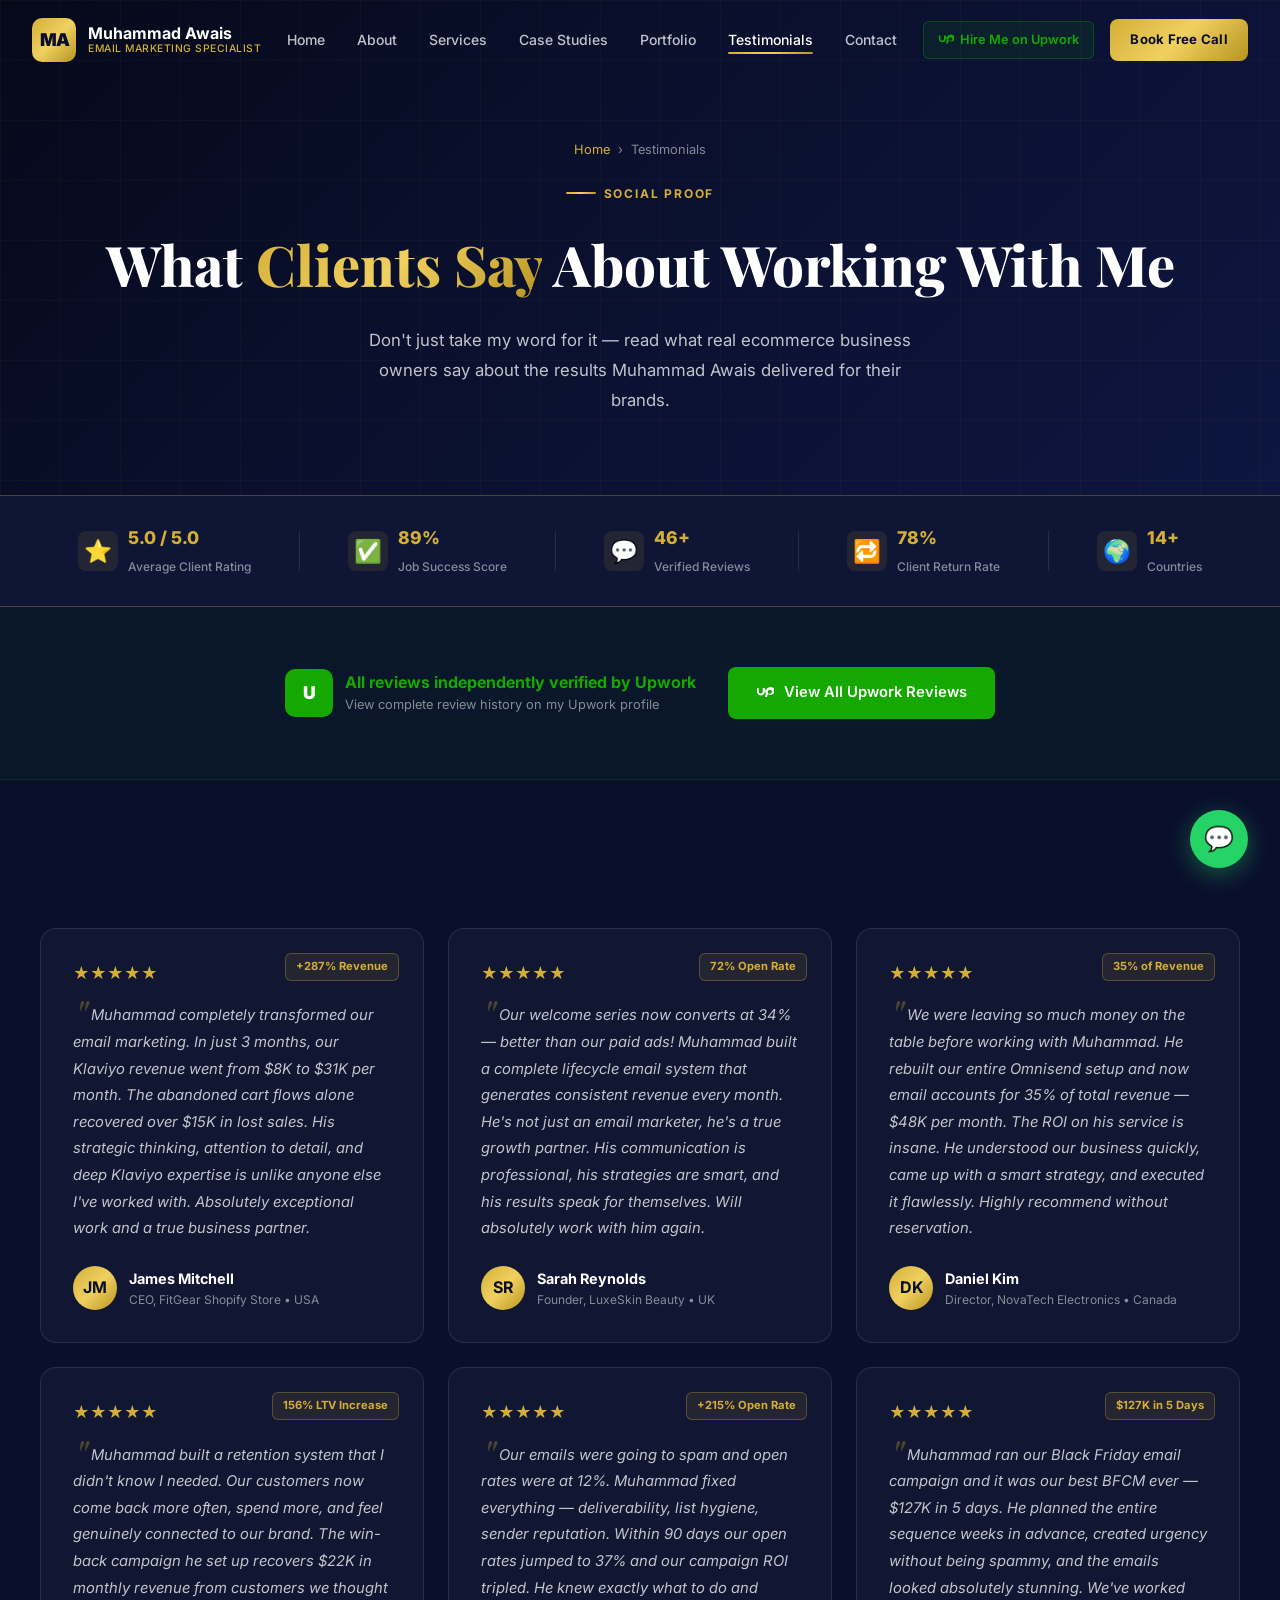
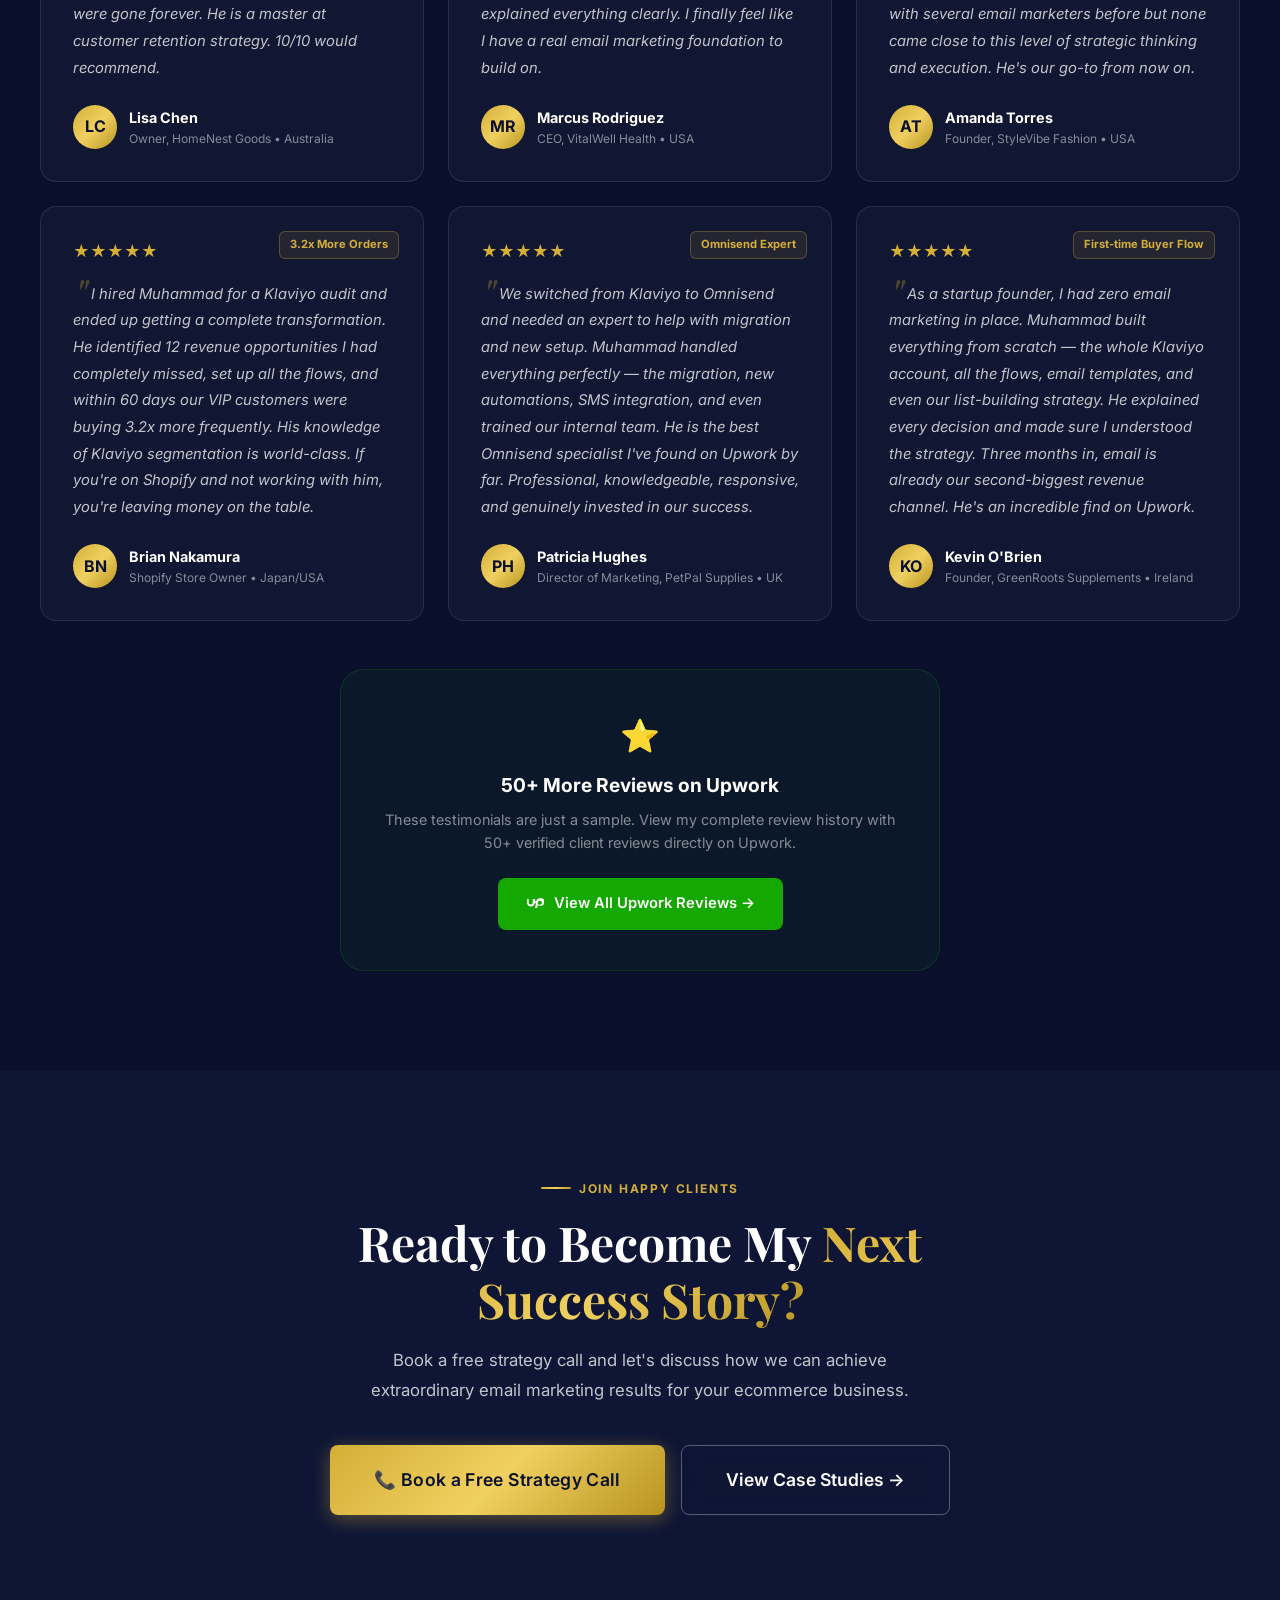
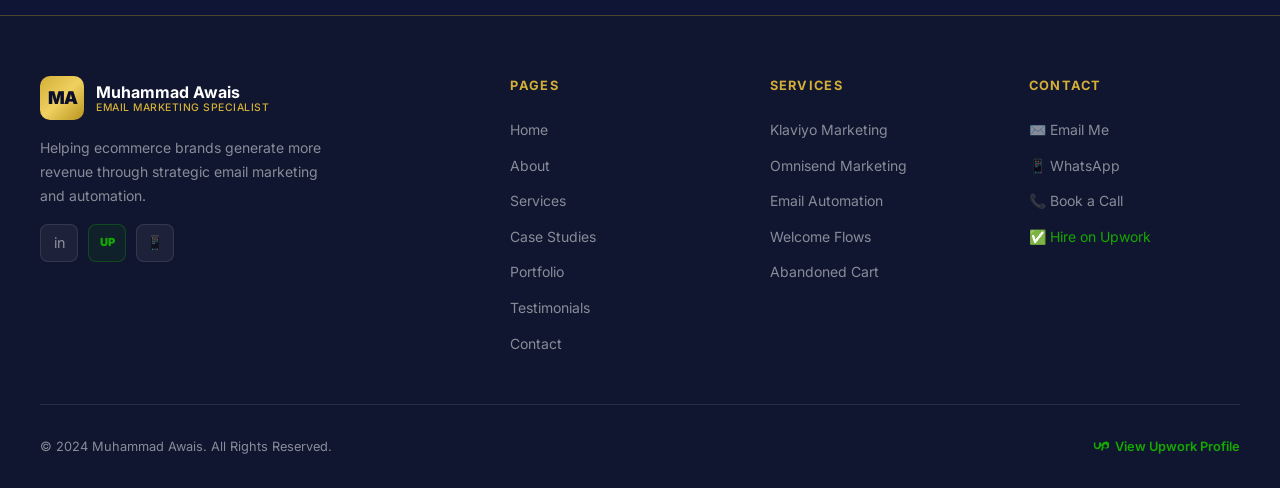
<file: testimonials.html>
<!DOCTYPE html>
<html lang="en">
<head>
  <meta charset="UTF-8" />
  <meta name="viewport" content="width=device-width, initial-scale=1.0" />
  <title>Testimonials | Muhammad Awais — Client Reviews & Upwork Feedback</title>
  <meta name="description" content="Read verified client testimonials and Upwork reviews for Muhammad Awais, Top Rated Ecommerce Email Marketing Specialist. Real results from real brands." />
  <link rel="stylesheet" href="styles.css" />
  <link rel="icon" type="image/svg+xml" href="data:image/svg+xml,<svg xmlns='http://www.w3.org/2000/svg' viewBox='0 0 100 100'><rect width='100' height='100' rx='20' fill='%23D4AF37'/><text y='.9em' font-size='70' x='15' font-family='serif' font-weight='900' fill='%230A0F2C'>MA</text></svg>" />
</head>
<body>

<!-- NAVBAR -->
<nav class="navbar" id="navbar">
  <div class="nav-container">
    <a href="index.html" class="nav-logo"><div class="logo-icon">MA</div><div class="logo-text"><span class="logo-name">Muhammad Awais</span><span class="logo-title">Email Marketing Specialist</span></div></a>
    <ul class="nav-menu">
      <li><a href="index.html" class="nav-link">Home</a></li>
      <li><a href="about.html" class="nav-link">About</a></li>
      <li><a href="services.html" class="nav-link">Services</a></li>
      <li><a href="case-studies.html" class="nav-link">Case Studies</a></li>
      <li><a href="portfolio.html" class="nav-link">Portfolio</a></li>
      <li><a href="testimonials.html" class="nav-link">Testimonials</a></li>
      <li><a href="contact.html" class="nav-link">Contact</a></li>
    </ul>
    <div class="nav-actions">
      <a href="https://www.upwork.com/freelancers/muhammadawais12?referrer_url_path=%2Fnx%2Fsearch%2Ftalent%2Fdetails%2F~017bb8ffcffd928169%2Fprofile" target="_blank" rel="noopener" class="nav-upwork"><svg class="upwork-icon" viewBox="0 0 24 24"><path d="M18.561 13.158c-1.102 0-2.135-.467-3.074-1.227l.228-1.076.008-.042c.207-1.143.849-3.06 2.839-3.06 1.492 0 2.703 1.212 2.703 2.703-.001 1.489-1.212 2.702-2.704 2.702zm0-8.871c-2.703 0-4.68 1.745-5.54 4.637a12.62 12.62 0 0 1-1.227-3.637H9.003v4.709c0 1.492-1.212 2.703-2.703 2.703-1.492 0-2.703-1.211-2.703-2.703V5.287H1.306v4.709c0 2.927 2.346 5.274 5.274 5.274 2.927 0 5.273-2.347 5.273-5.274v-.787c.347.827.793 1.66 1.41 2.42l-1.193 5.596h2.82l.864-4.054c1.035.791 2.189 1.234 3.807 1.234 2.928 0 5.274-2.347 5.274-5.274-.001-2.929-2.347-5.276-5.274-5.276z"/></svg>Hire Me on Upwork</a>
      <a href="contact.html" class="btn-nav-cta">Book Free Call</a>
    </div>
    <button class="nav-hamburger" id="hamburger"><span></span><span></span><span></span></button>
  </div>
</nav>

<div class="mobile-drawer" id="mobileDrawer">
  <ul class="mobile-nav-links">
    <li><a href="index.html" class="mobile-nav-link">Home <span>→</span></a></li>
    <li><a href="about.html" class="mobile-nav-link">About <span>→</span></a></li>
    <li><a href="services.html" class="mobile-nav-link">Services <span>→</span></a></li>
    <li><a href="case-studies.html" class="mobile-nav-link">Case Studies <span>→</span></a></li>
    <li><a href="portfolio.html" class="mobile-nav-link">Portfolio <span>→</span></a></li>
    <li><a href="testimonials.html" class="mobile-nav-link">Testimonials <span>→</span></a></li>
    <li><a href="contact.html" class="mobile-nav-link">Contact <span>→</span></a></li>
  </ul>
  <div class="mobile-nav-actions">
    <a href="contact.html" class="btn btn-primary" style="justify-content:center;">Book a Free Strategy Call</a>
  </div>
</div>

<!-- PAGE HERO -->
<section class="page-hero">
  <div class="breadcrumb"><a href="index.html">Home</a> <span>›</span> <span>Testimonials</span></div>
  <div class="section-label" style="justify-content:center;">Social Proof</div>
  <h1 class="page-hero-title">What <span>Clients Say</span> About Working With Me</h1>
  <p class="page-hero-desc">Don't just take my word for it — read what real ecommerce business owners say about the results Muhammad Awais delivered for their brands.</p>
</section>

<!-- UPWORK RATING HERO -->
<div class="trust-strip">
  <div class="trust-strip-inner">
    <div class="trust-item reveal"><div class="trust-item-icon">⭐</div><div class="trust-item-text"><strong>5.0 / 5.0</strong><span>Average Client Rating</span></div></div>
    <div class="trust-divider"></div>
    <div class="trust-item reveal reveal-delay-1"><div class="trust-item-icon">✅</div><div class="trust-item-text"><strong data-target="98" data-suffix="%">0%</strong><span>Job Success Score</span></div></div>
    <div class="trust-divider"></div>
    <div class="trust-item reveal reveal-delay-2"><div class="trust-item-icon">💬</div><div class="trust-item-text"><strong data-target="50" data-suffix="+">0+</strong><span>Verified Reviews</span></div></div>
    <div class="trust-divider"></div>
    <div class="trust-item reveal reveal-delay-3"><div class="trust-item-icon">🔁</div><div class="trust-item-text"><strong data-target="85" data-suffix="%">0%</strong><span>Client Return Rate</span></div></div>
    <div class="trust-divider"></div>
    <div class="trust-item reveal reveal-delay-4"><div class="trust-item-icon">🌍</div><div class="trust-item-text"><strong data-target="15" data-suffix="+">0+</strong><span>Countries</span></div></div>
  </div>
</div>

<!-- UPWORK BANNER -->
<section class="section-sm" style="background:rgba(20,168,0,0.05);border-bottom:1px solid rgba(20,168,0,0.15);">
  <div class="container" style="text-align:center;">
    <div style="display:flex;align-items:center;justify-content:center;gap:2rem;flex-wrap:wrap;">
      <div style="display:flex;align-items:center;gap:12px;">
        <div style="width:48px;height:48px;background:#14A800;border-radius:10px;display:flex;align-items:center;justify-content:center;font-weight:900;color:white;font-size:1.1rem;">U</div>
        <div style="text-align:left;">
          <div style="font-size:1rem;font-weight:700;color:#14A800;">All reviews independently verified by Upwork</div>
          <div style="font-size:0.8rem;color:var(--text-muted);">View complete review history on my Upwork profile</div>
        </div>
      </div>
      <a href="https://www.upwork.com/freelancers/muhammadawais12?referrer_url_path=%2Fnx%2Fsearch%2Ftalent%2Fdetails%2F~017bb8ffcffd928169%2Fprofile" target="_blank" rel="noopener" class="btn btn-upwork" id="testimonialsViewUpwork">
        <svg width="18" height="18" viewBox="0 0 24 24" fill="white"><path d="M18.561 13.158c-1.102 0-2.135-.467-3.074-1.227l.228-1.076.008-.042c.207-1.143.849-3.06 2.839-3.06 1.492 0 2.703 1.212 2.703 2.703-.001 1.489-1.212 2.702-2.704 2.702zm0-8.871c-2.703 0-4.68 1.745-5.54 4.637a12.62 12.62 0 0 1-1.227-3.637H9.003v4.709c0 1.492-1.212 2.703-2.703 2.703-1.492 0-2.703-1.211-2.703-2.703V5.287H1.306v4.709c0 2.927 2.346 5.274 5.274 5.274 2.927 0 5.273-2.347 5.273-5.274v-.787c.347.827.793 1.66 1.41 2.42l-1.193 5.596h2.82l.864-4.054c1.035.791 2.189 1.234 3.807 1.234 2.928 0 5.274-2.347 5.274-5.274-.001-2.929-2.347-5.276-5.274-5.276z"/></svg>
        View All Upwork Reviews
      </a>
    </div>
  </div>
</section>

<!-- TESTIMONIALS GRID -->
<section class="section">
  <div class="container">
    <div class="testimonials-grid">

      <div class="testimonial-card reveal">
        <div class="testimonial-result">+287% Revenue</div>
        <div class="testimonial-stars">★★★★★</div>
        <div class="testimonial-quote">Muhammad completely transformed our email marketing. In just 3 months, our Klaviyo revenue went from $8K to $31K per month. The abandoned cart flows alone recovered over $15K in lost sales. His strategic thinking, attention to detail, and deep Klaviyo expertise is unlike anyone else I've worked with. Absolutely exceptional work and a true business partner.</div>
        <div class="testimonial-author">
          <div class="author-avatar">JM</div>
          <div class="author-info">
            <div class="author-name">James Mitchell</div>
            <div class="author-role">CEO, FitGear Shopify Store • USA</div>
          </div>
        </div>
      </div>

      <div class="testimonial-card reveal reveal-delay-1">
        <div class="testimonial-result">72% Open Rate</div>
        <div class="testimonial-stars">★★★★★</div>
        <div class="testimonial-quote">Our welcome series now converts at 34% — better than our paid ads! Muhammad built a complete lifecycle email system that generates consistent revenue every month. He's not just an email marketer, he's a true growth partner. His communication is professional, his strategies are smart, and his results speak for themselves. Will absolutely work with him again.</div>
        <div class="testimonial-author">
          <div class="author-avatar">SR</div>
          <div class="author-info">
            <div class="author-name">Sarah Reynolds</div>
            <div class="author-role">Founder, LuxeSkin Beauty • UK</div>
          </div>
        </div>
      </div>

      <div class="testimonial-card reveal reveal-delay-2">
        <div class="testimonial-result">35% of Revenue</div>
        <div class="testimonial-stars">★★★★★</div>
        <div class="testimonial-quote">We were leaving so much money on the table before working with Muhammad. He rebuilt our entire Omnisend setup and now email accounts for 35% of total revenue — $48K per month. The ROI on his service is insane. He understood our business quickly, came up with a smart strategy, and executed it flawlessly. Highly recommend without reservation.</div>
        <div class="testimonial-author">
          <div class="author-avatar">DK</div>
          <div class="author-info">
            <div class="author-name">Daniel Kim</div>
            <div class="author-role">Director, NovaTech Electronics • Canada</div>
          </div>
        </div>
      </div>

      <div class="testimonial-card reveal">
        <div class="testimonial-result">156% LTV Increase</div>
        <div class="testimonial-stars">★★★★★</div>
        <div class="testimonial-quote">Muhammad built a retention system that I didn't know I needed. Our customers now come back more often, spend more, and feel genuinely connected to our brand. The win-back campaign he set up recovers $22K in monthly revenue from customers we thought were gone forever. He is a master at customer retention strategy. 10/10 would recommend.</div>
        <div class="testimonial-author">
          <div class="author-avatar">LC</div>
          <div class="author-info">
            <div class="author-name">Lisa Chen</div>
            <div class="author-role">Owner, HomeNest Goods • Australia</div>
          </div>
        </div>
      </div>

      <div class="testimonial-card reveal reveal-delay-1">
        <div class="testimonial-result">+215% Open Rate</div>
        <div class="testimonial-stars">★★★★★</div>
        <div class="testimonial-quote">Our emails were going to spam and open rates were at 12%. Muhammad fixed everything — deliverability, list hygiene, sender reputation. Within 90 days our open rates jumped to 37% and our campaign ROI tripled. He knew exactly what to do and explained everything clearly. I finally feel like I have a real email marketing foundation to build on.</div>
        <div class="testimonial-author">
          <div class="author-avatar">MR</div>
          <div class="author-info">
            <div class="author-name">Marcus Rodriguez</div>
            <div class="author-role">CEO, VitalWell Health • USA</div>
          </div>
        </div>
      </div>

      <div class="testimonial-card reveal reveal-delay-2">
        <div class="testimonial-result">$127K in 5 Days</div>
        <div class="testimonial-stars">★★★★★</div>
        <div class="testimonial-quote">Muhammad ran our Black Friday email campaign and it was our best BFCM ever — $127K in 5 days. He planned the entire sequence weeks in advance, created urgency without being spammy, and the emails looked absolutely stunning. We've worked with several email marketers before but none came close to this level of strategic thinking and execution. He's our go-to from now on.</div>
        <div class="testimonial-author">
          <div class="author-avatar">AT</div>
          <div class="author-info">
            <div class="author-name">Amanda Torres</div>
            <div class="author-role">Founder, StyleVibe Fashion • USA</div>
          </div>
        </div>
      </div>

      <div class="testimonial-card reveal">
        <div class="testimonial-result">3.2x More Orders</div>
        <div class="testimonial-stars">★★★★★</div>
        <div class="testimonial-quote">I hired Muhammad for a Klaviyo audit and ended up getting a complete transformation. He identified 12 revenue opportunities I had completely missed, set up all the flows, and within 60 days our VIP customers were buying 3.2x more frequently. His knowledge of Klaviyo segmentation is world-class. If you're on Shopify and not working with him, you're leaving money on the table.</div>
        <div class="testimonial-author">
          <div class="author-avatar">BN</div>
          <div class="author-info">
            <div class="author-name">Brian Nakamura</div>
            <div class="author-role">Shopify Store Owner • Japan/USA</div>
          </div>
        </div>
      </div>

      <div class="testimonial-card reveal reveal-delay-1">
        <div class="testimonial-result">Omnisend Expert</div>
        <div class="testimonial-stars">★★★★★</div>
        <div class="testimonial-quote">We switched from Klaviyo to Omnisend and needed an expert to help with migration and new setup. Muhammad handled everything perfectly — the migration, new automations, SMS integration, and even trained our internal team. He is the best Omnisend specialist I've found on Upwork by far. Professional, knowledgeable, responsive, and genuinely invested in our success.</div>
        <div class="testimonial-author">
          <div class="author-avatar">PH</div>
          <div class="author-info">
            <div class="author-name">Patricia Hughes</div>
            <div class="author-role">Director of Marketing, PetPal Supplies • UK</div>
          </div>
        </div>
      </div>

      <div class="testimonial-card reveal reveal-delay-2">
        <div class="testimonial-result">First-time Buyer Flow</div>
        <div class="testimonial-stars">★★★★★</div>
        <div class="testimonial-quote">As a startup founder, I had zero email marketing in place. Muhammad built everything from scratch — the whole Klaviyo account, all the flows, email templates, and even our list-building strategy. He explained every decision and made sure I understood the strategy. Three months in, email is already our second-biggest revenue channel. He's an incredible find on Upwork.</div>
        <div class="testimonial-author">
          <div class="author-avatar">KO</div>
          <div class="author-info">
            <div class="author-name">Kevin O'Brien</div>
            <div class="author-role">Founder, GreenRoots Supplements • Ireland</div>
          </div>
        </div>
      </div>
    </div>

    <!-- View Upwork Reviews CTA -->
    <div style="text-align:center;margin-top:3rem;">
      <div style="background:rgba(20,168,0,0.06);border:1px solid rgba(20,168,0,0.2);border-radius:var(--radius-lg);padding:2.5rem;max-width:600px;margin:0 auto;" class="reveal">
        <div style="font-size:2rem;margin-bottom:0.5rem;">⭐</div>
        <h3 style="font-size:1.2rem;font-weight:700;color:var(--white);margin-bottom:0.5rem;">50+ More Reviews on Upwork</h3>
        <p style="font-size:0.9rem;color:var(--text-muted);margin-bottom:1.5rem;">These testimonials are just a sample. View my complete review history with 50+ verified client reviews directly on Upwork.</p>
        <a href="https://www.upwork.com/freelancers/muhammadawais12?referrer_url_path=%2Fnx%2Fsearch%2Ftalent%2Fdetails%2F~017bb8ffcffd928169%2Fprofile" target="_blank" rel="noopener" class="btn btn-upwork" id="viewAllUpworkReviews">
          <svg width="18" height="18" viewBox="0 0 24 24" fill="white"><path d="M18.561 13.158c-1.102 0-2.135-.467-3.074-1.227l.228-1.076.008-.042c.207-1.143.849-3.06 2.839-3.06 1.492 0 2.703 1.212 2.703 2.703-.001 1.489-1.212 2.702-2.704 2.702zm0-8.871c-2.703 0-4.68 1.745-5.54 4.637a12.62 12.62 0 0 1-1.227-3.637H9.003v4.709c0 1.492-1.212 2.703-2.703 2.703-1.492 0-2.703-1.211-2.703-2.703V5.287H1.306v4.709c0 2.927 2.346 5.274 5.274 5.274 2.927 0 5.273-2.347 5.273-5.274v-.787c.347.827.793 1.66 1.41 2.42l-1.193 5.596h2.82l.864-4.054c1.035.791 2.189 1.234 3.807 1.234 2.928 0 5.274-2.347 5.274-5.274-.001-2.929-2.347-5.276-5.274-5.276z"/></svg>
          View All Upwork Reviews →
        </a>
      </div>
    </div>
  </div>
</section>

<!-- CTA -->
<section class="section" style="background:var(--navy-mid);text-align:center;">
  <div class="container">
    <div class="section-label reveal" style="justify-content:center;">Join Happy Clients</div>
    <h2 class="section-title reveal reveal-delay-1" style="max-width:600px;margin:0 auto 1rem;">Ready to Become My <span>Next Success Story?</span></h2>
    <p class="section-desc reveal reveal-delay-2" style="margin:0 auto 2.5rem;">Book a free strategy call and let's discuss how we can achieve extraordinary email marketing results for your ecommerce business.</p>
    <div class="reveal reveal-delay-3" style="display:flex;gap:1rem;justify-content:center;flex-wrap:wrap;">
      <a href="contact.html" class="btn btn-primary btn-lg" id="testimonialsCTA">📞 Book a Free Strategy Call</a>
      <a href="case-studies.html" class="btn btn-secondary btn-lg" id="testimonialsViewCases">View Case Studies →</a>
    </div>
  </div>
</section>

<!-- FOOTER -->
<footer class="footer">
  <div class="footer-grid">
    <div class="footer-brand"><div class="nav-logo" style="margin-bottom:1rem;"><div class="logo-icon">MA</div><div class="logo-text"><span class="logo-name">Muhammad Awais</span><span class="logo-title">Email Marketing Specialist</span></div></div><p class="footer-tagline">Helping ecommerce brands generate more revenue through strategic email marketing and automation.</p><div class="footer-social"><a href="https://www.linkedin.com/in/muhammadawais-emailmarketing" target="_blank" class="social-btn">in</a><a href="https://www.upwork.com/freelancers/muhammadawais12?referrer_url_path=%2Fnx%2Fsearch%2Ftalent%2Fdetails%2F~017bb8ffcffd928169%2Fprofile" target="_blank" class="social-btn" style="font-size:0.7rem;font-weight:900;color:#14A800;border-color:rgba(20,168,0,0.3);background:rgba(20,168,0,0.08);">UP</a><a href="https://wa.me/923001234567" target="_blank" class="social-btn">📱</a></div></div>
    <div><div class="footer-col-title">Pages</div><ul class="footer-links"><li><a href="index.html" class="footer-link">Home</a></li><li><a href="about.html" class="footer-link">About</a></li><li><a href="services.html" class="footer-link">Services</a></li><li><a href="case-studies.html" class="footer-link">Case Studies</a></li><li><a href="portfolio.html" class="footer-link">Portfolio</a></li><li><a href="testimonials.html" class="footer-link">Testimonials</a></li><li><a href="contact.html" class="footer-link">Contact</a></li></ul></div>
    <div><div class="footer-col-title">Services</div><ul class="footer-links"><li><a href="services.html" class="footer-link">Klaviyo Marketing</a></li><li><a href="services.html" class="footer-link">Omnisend Marketing</a></li><li><a href="services.html" class="footer-link">Email Automation</a></li><li><a href="services.html" class="footer-link">Welcome Flows</a></li><li><a href="services.html" class="footer-link">Abandoned Cart</a></li></ul></div>
    <div><div class="footer-col-title">Contact</div><ul class="footer-links"><li><a href="mailto:muhammadawais@email.com" class="footer-link">✉️ Email Me</a></li><li><a href="https://wa.me/923001234567" target="_blank" class="footer-link">📱 WhatsApp</a></li><li><a href="contact.html" class="footer-link">📞 Book a Call</a></li><li><a href="https://www.upwork.com/freelancers/muhammadawais12?referrer_url_path=%2Fnx%2Fsearch%2Ftalent%2Fdetails%2F~017bb8ffcffd928169%2Fprofile" target="_blank" class="footer-link" style="color:#14A800;">✅ Hire on Upwork</a></li></ul></div>
  </div>
  <div class="footer-bottom"><p class="footer-copy">© 2024 Muhammad Awais. All Rights Reserved.</p><a href="https://www.upwork.com/freelancers/muhammadawais12?referrer_url_path=%2Fnx%2Fsearch%2Ftalent%2Fdetails%2F~017bb8ffcffd928169%2Fprofile" target="_blank" class="footer-upwork-link"><svg width="16" height="16" viewBox="0 0 24 24" fill="currentColor"><path d="M18.561 13.158c-1.102 0-2.135-.467-3.074-1.227l.228-1.076.008-.042c.207-1.143.849-3.06 2.839-3.06 1.492 0 2.703 1.212 2.703 2.703-.001 1.489-1.212 2.702-2.704 2.702zm0-8.871c-2.703 0-4.68 1.745-5.54 4.637a12.62 12.62 0 0 1-1.227-3.637H9.003v4.709c0 1.492-1.212 2.703-2.703 2.703-1.492 0-2.703-1.211-2.703-2.703V5.287H1.306v4.709c0 2.927 2.346 5.274 5.274 5.274 2.927 0 5.273-2.347 5.273-5.274v-.787c.347.827.793 1.66 1.41 2.42l-1.193 5.596h2.82l.864-4.054c1.035.791 2.189 1.234 3.807 1.234 2.928 0 5.274-2.347 5.274-5.274-.001-2.929-2.347-5.276-5.274-5.276z"/></svg>View Upwork Profile</a></div>
</footer>

<a href="https://wa.me/923001234567" target="_blank" rel="noopener" class="whatsapp-float" id="whatsappFloat">💬</a>
<script src="main.js"></script>
</body>
</html>
</file>
<file: styles.css>
/* =============================================
   Muhammad Awais - Premium Brand CSS
   Color Palette: Navy #0A0F2C | Gold #D4AF37 | White #FFFFFF
============================================= */

@import url('https://fonts.googleapis.com/css2?family=Inter:wght@300;400;500;600;700;800;900&family=Playfair+Display:wght@400;600;700;800;900&display=swap');

/* ---- CSS VARIABLES ---- */
:root {
  --navy: #0A0F2C;
  --navy-mid: #0E1535;
  --navy-light: #141D45;
  --navy-card: #111630;
  --gold: #D4AF37;
  --gold-light: #F0D060;
  --gold-dark: #B8941F;
  --white: #FFFFFF;
  --off-white: #F8F9FF;
  --gray-100: #E8EAF6;
  --gray-300: #9CA3AF;
  --gray-500: #6B7280;
  --text-primary: #FFFFFF;
  --text-secondary: rgba(255,255,255,0.75);
  --text-muted: rgba(255,255,255,0.5);
  --gradient-gold: linear-gradient(135deg, #D4AF37 0%, #F0D060 50%, #B8941F 100%);
  --gradient-navy: linear-gradient(135deg, #0A0F2C 0%, #141D45 100%);
  --gradient-hero: linear-gradient(135deg, #05091A 0%, #0A0F2C 40%, #0D1640 100%);
  --shadow-gold: 0 0 30px rgba(212,175,55,0.3);
  --shadow-card: 0 20px 60px rgba(0,0,0,0.4);
  --shadow-nav: 0 4px 30px rgba(0,0,0,0.5);
  --border-gold: 1px solid rgba(212,175,55,0.3);
  --border-white: 1px solid rgba(255,255,255,0.1);
  --radius-sm: 8px;
  --radius-md: 16px;
  --radius-lg: 24px;
  --radius-xl: 32px;
  --transition: all 0.3s cubic-bezier(0.4, 0, 0.2, 1);
  --transition-slow: all 0.6s cubic-bezier(0.4, 0, 0.2, 1);
}

/* ---- RESET & BASE ---- */
*, *::before, *::after { box-sizing: border-box; margin: 0; padding: 0; }

html {
  scroll-behavior: smooth;
  font-size: 16px;
}

body {
  font-family: 'Inter', -apple-system, BlinkMacSystemFont, sans-serif;
  background-color: var(--navy);
  color: var(--text-primary);
  line-height: 1.6;
  overflow-x: hidden;
  -webkit-font-smoothing: antialiased;
}

a { text-decoration: none; color: inherit; }
img { max-width: 100%; height: auto; display: block; }
ul { list-style: none; }
button { cursor: pointer; border: none; background: none; font-family: inherit; }

/* ---- SCROLLBAR ---- */
::-webkit-scrollbar { width: 6px; }
::-webkit-scrollbar-track { background: var(--navy); }
::-webkit-scrollbar-thumb { background: var(--gold); border-radius: 3px; }

/* ---- SELECTION ---- */
::selection { background: var(--gold); color: var(--navy); }

/* =============================================
   NAVIGATION
============================================= */
.navbar {
  position: fixed;
  top: 0;
  left: 0;
  width: 100%;
  z-index: 1000;
  padding: 0 2rem;
  transition: var(--transition);
}

.navbar.scrolled {
  background: rgba(10, 15, 44, 0.95);
  backdrop-filter: blur(20px);
  -webkit-backdrop-filter: blur(20px);
  box-shadow: var(--shadow-nav);
  padding: 0 2rem;
}

.nav-container {
  max-width: 1400px;
  margin: 0 auto;
  display: flex;
  align-items: center;
  justify-content: space-between;
  height: 80px;
}

.nav-logo {
  display: flex;
  align-items: center;
  gap: 12px;
}

.logo-icon {
  width: 44px;
  height: 44px;
  background: var(--gradient-gold);
  border-radius: 10px;
  display: flex;
  align-items: center;
  justify-content: center;
  font-weight: 900;
  font-size: 1.1rem;
  color: var(--navy);
  letter-spacing: -1px;
  flex-shrink: 0;
}

.logo-text {
  display: flex;
  flex-direction: column;
  line-height: 1.2;
}

.logo-name {
  font-weight: 700;
  font-size: 1rem;
  color: var(--white);
}

.logo-title {
  font-size: 0.65rem;
  color: var(--gold);
  font-weight: 500;
  letter-spacing: 0.05em;
  text-transform: uppercase;
}

.nav-menu {
  display: flex;
  align-items: center;
  gap: 2rem;
}

.nav-link {
  font-size: 0.875rem;
  font-weight: 500;
  color: var(--text-secondary);
  transition: var(--transition);
  position: relative;
  padding: 4px 0;
}

.nav-link::after {
  content: '';
  position: absolute;
  bottom: -2px;
  left: 0;
  width: 0;
  height: 2px;
  background: var(--gradient-gold);
  transition: var(--transition);
  border-radius: 2px;
}

.nav-link:hover,
.nav-link.active {
  color: var(--white);
}

.nav-link:hover::after,
.nav-link.active::after {
  width: 100%;
}

.nav-actions {
  display: flex;
  align-items: center;
  gap: 1rem;
}

.nav-upwork {
  display: flex;
  align-items: center;
  gap: 6px;
  font-size: 0.8rem;
  font-weight: 600;
  color: #14A800;
  background: rgba(20, 168, 0, 0.1);
  border: 1px solid rgba(20, 168, 0, 0.3);
  border-radius: 6px;
  padding: 8px 14px;
  transition: var(--transition);
}

.nav-upwork:hover {
  background: rgba(20, 168, 0, 0.2);
  color: #1ec800;
}

.upwork-icon {
  width: 16px;
  height: 16px;
  fill: currentColor;
}

.btn-nav-cta {
  background: var(--gradient-gold);
  color: var(--navy);
  font-size: 0.825rem;
  font-weight: 700;
  padding: 10px 20px;
  border-radius: var(--radius-sm);
  transition: var(--transition);
  letter-spacing: 0.02em;
}

.btn-nav-cta:hover {
  transform: translateY(-2px);
  box-shadow: var(--shadow-gold);
}

/* Hamburger */
.nav-hamburger {
  display: none;
  flex-direction: column;
  gap: 5px;
  cursor: pointer;
  padding: 4px;
}

.nav-hamburger span {
  display: block;
  width: 24px;
  height: 2px;
  background: var(--white);
  border-radius: 2px;
  transition: var(--transition);
}

.nav-hamburger.open span:nth-child(1) { transform: translateY(7px) rotate(45deg); }
.nav-hamburger.open span:nth-child(2) { opacity: 0; }
.nav-hamburger.open span:nth-child(3) { transform: translateY(-7px) rotate(-45deg); }

/* =============================================
   BUTTONS
============================================= */
.btn {
  display: inline-flex;
  align-items: center;
  gap: 8px;
  font-family: 'Inter', sans-serif;
  font-weight: 600;
  border-radius: var(--radius-sm);
  transition: var(--transition);
  white-space: nowrap;
  cursor: pointer;
  border: none;
  text-decoration: none;
}

.btn-primary {
  background: var(--gradient-gold);
  color: var(--navy);
  padding: 16px 32px;
  font-size: 1rem;
  letter-spacing: 0.02em;
  box-shadow: 0 4px 20px rgba(212,175,55,0.4);
}

.btn-primary:hover {
  transform: translateY(-3px);
  box-shadow: 0 8px 30px rgba(212,175,55,0.5);
}

.btn-secondary {
  background: transparent;
  color: var(--white);
  padding: 14px 30px;
  font-size: 1rem;
  border: 1px solid rgba(255,255,255,0.3);
  backdrop-filter: blur(10px);
}

.btn-secondary:hover {
  border-color: var(--gold);
  color: var(--gold);
  transform: translateY(-3px);
}

.btn-outline-gold {
  background: transparent;
  color: var(--gold);
  padding: 12px 28px;
  font-size: 0.925rem;
  border: 1px solid var(--gold);
}

.btn-outline-gold:hover {
  background: var(--gold);
  color: var(--navy);
  transform: translateY(-2px);
  box-shadow: var(--shadow-gold);
}

.btn-sm {
  padding: 10px 20px;
  font-size: 0.875rem;
}

.btn-lg {
  padding: 20px 44px;
  font-size: 1.1rem;
}

.btn-upwork {
  background: #14A800;
  color: var(--white);
  padding: 14px 28px;
  font-size: 0.925rem;
  border-radius: var(--radius-sm);
  gap: 10px;
}

.btn-upwork:hover {
  background: #1ec800;
  transform: translateY(-3px);
  box-shadow: 0 8px 25px rgba(20, 168, 0, 0.4);
}

/* =============================================
   SECTION COMMONS
============================================= */
.section {
  padding: 100px 2rem;
  position: relative;
}

.section-sm { padding: 60px 2rem; }

.container {
  max-width: 1200px;
  margin: 0 auto;
  width: 100%;
}

.container-wide {
  max-width: 1400px;
  margin: 0 auto;
  width: 100%;
}

.section-label {
  display: inline-flex;
  align-items: center;
  gap: 8px;
  font-size: 0.75rem;
  font-weight: 700;
  letter-spacing: 0.15em;
  text-transform: uppercase;
  color: var(--gold);
  margin-bottom: 1rem;
}

.section-label::before {
  content: '';
  display: block;
  width: 30px;
  height: 2px;
  background: var(--gradient-gold);
  border-radius: 2px;
}

.section-title {
  font-family: 'Playfair Display', serif;
  font-size: clamp(2rem, 4vw, 3rem);
  font-weight: 700;
  line-height: 1.2;
  color: var(--white);
  margin-bottom: 1.25rem;
}

.section-title span {
  background: var(--gradient-gold);
  -webkit-background-clip: text;
  -webkit-text-fill-color: transparent;
  background-clip: text;
}

.section-desc {
  font-size: 1.05rem;
  color: var(--text-secondary);
  line-height: 1.8;
  max-width: 600px;
}

.text-center { text-align: center; }
.text-center .section-desc { margin: 0 auto; }
.text-center .section-label { margin: 0 auto 1rem; }

/* =============================================
   HERO SECTION
============================================= */
.hero {
  min-height: 100vh;
  background: var(--gradient-hero);
  display: flex;
  align-items: center;
  padding: 120px 2rem 80px;
  position: relative;
  overflow: hidden;
}

.hero::before {
  content: '';
  position: absolute;
  top: -50%;
  right: -20%;
  width: 800px;
  height: 800px;
  background: radial-gradient(circle, rgba(212,175,55,0.08) 0%, transparent 70%);
  pointer-events: none;
}

.hero::after {
  content: '';
  position: absolute;
  bottom: -30%;
  left: -10%;
  width: 600px;
  height: 600px;
  background: radial-gradient(circle, rgba(14, 21, 53, 0.8) 0%, transparent 70%);
  pointer-events: none;
}

/* Animated grid background */
.hero-grid {
  position: absolute;
  inset: 0;
  background-image:
    linear-gradient(rgba(212,175,55,0.05) 1px, transparent 1px),
    linear-gradient(90deg, rgba(212,175,55,0.05) 1px, transparent 1px);
  background-size: 60px 60px;
  pointer-events: none;
  mask-image: radial-gradient(ellipse at center, rgba(0,0,0,0.5) 0%, transparent 70%);
}

.hero-container {
  max-width: 1200px;
  margin: 0 auto;
  width: 100%;
  display: grid;
  grid-template-columns: 1fr 1fr;
  gap: 4rem;
  align-items: center;
  position: relative;
  z-index: 1;
}

.hero-badge {
  display: inline-flex;
  align-items: center;
  gap: 8px;
  background: rgba(212,175,55,0.1);
  border: 1px solid rgba(212,175,55,0.3);
  border-radius: 50px;
  padding: 8px 18px;
  font-size: 0.8rem;
  font-weight: 600;
  color: var(--gold);
  margin-bottom: 1.5rem;
  letter-spacing: 0.05em;
}

.hero-badge .dot {
  width: 8px;
  height: 8px;
  background: var(--gold);
  border-radius: 50%;
  animation: pulse 2s infinite;
}

@keyframes pulse {
  0%, 100% { opacity: 1; transform: scale(1); }
  50% { opacity: 0.5; transform: scale(0.8); }
}

.hero-title {
  font-family: 'Playfair Display', serif;
  font-size: clamp(2.2rem, 5vw, 3.8rem);
  font-weight: 800;
  line-height: 1.15;
  color: var(--white);
  margin-bottom: 1.5rem;
}

.hero-title .gold-text {
  background: var(--gradient-gold);
  -webkit-background-clip: text;
  -webkit-text-fill-color: transparent;
  background-clip: text;
}

.hero-subtitle {
  font-size: 1.1rem;
  color: var(--text-secondary);
  line-height: 1.8;
  margin-bottom: 2.5rem;
  max-width: 520px;
}

.hero-actions {
  display: flex;
  gap: 1rem;
  flex-wrap: wrap;
  margin-bottom: 3rem;
}

.hero-social-proof {
  display: flex;
  align-items: center;
  gap: 1.5rem;
  flex-wrap: wrap;
}

.social-proof-item {
  display: flex;
  align-items: center;
  gap: 8px;
}

.social-proof-stat {
  font-size: 1.3rem;
  font-weight: 800;
  color: var(--gold);
  line-height: 1;
}

.social-proof-label {
  font-size: 0.75rem;
  color: var(--text-muted);
  line-height: 1.3;
}

.social-proof-divider {
  width: 1px;
  height: 30px;
  background: rgba(255,255,255,0.15);
}

/* Hero visual */
.hero-visual {
  position: relative;
  display: flex;
  align-items: center;
  justify-content: center;
}

.hero-card {
  background: rgba(255,255,255,0.04);
  backdrop-filter: blur(20px);
  border: var(--border-gold);
  border-radius: var(--radius-lg);
  padding: 2rem;
  width: 100%;
  max-width: 420px;
  position: relative;
  animation: float 6s ease-in-out infinite;
}

@keyframes float {
  0%, 100% { transform: translateY(0); }
  50% { transform: translateY(-15px); }
}

.hero-card-header {
  display: flex;
  align-items: center;
  justify-content: space-between;
  margin-bottom: 1.5rem;
}

.hero-card-title {
  font-size: 0.75rem;
  font-weight: 700;
  text-transform: uppercase;
  letter-spacing: 0.1em;
  color: var(--gold);
}

.hero-card-badge {
  background: rgba(20, 168, 0, 0.15);
  border: 1px solid rgba(20, 168, 0, 0.4);
  border-radius: 20px;
  padding: 4px 10px;
  font-size: 0.7rem;
  font-weight: 600;
  color: #14A800;
}

.hero-metric {
  margin-bottom: 1.25rem;
  padding-bottom: 1.25rem;
  border-bottom: var(--border-white);
}

.hero-metric:last-child {
  margin-bottom: 0;
  padding-bottom: 0;
  border-bottom: none;
}

.hero-metric-label {
  font-size: 0.8rem;
  color: var(--text-muted);
  margin-bottom: 6px;
}

.hero-metric-bar {
  height: 6px;
  background: rgba(255,255,255,0.08);
  border-radius: 3px;
  overflow: hidden;
  margin-bottom: 4px;
}

.hero-metric-fill {
  height: 100%;
  background: var(--gradient-gold);
  border-radius: 3px;
  animation: fillBar 2s ease-out forwards;
}

@keyframes fillBar {
  from { width: 0; }
}

.hero-metric-value {
  font-size: 0.9rem;
  font-weight: 700;
  color: var(--white);
  text-align: right;
}

/* floating badges */
.float-badge {
  position: absolute;
  background: rgba(10, 15, 44, 0.9);
  backdrop-filter: blur(10px);
  border: var(--border-gold);
  border-radius: var(--radius-md);
  padding: 12px 18px;
  display: flex;
  align-items: center;
  gap: 10px;
  box-shadow: var(--shadow-card);
  animation: floatBadge 4s ease-in-out infinite;
  white-space: nowrap;
}

.float-badge-1 {
  top: -20px;
  left: -30px;
  animation-delay: 0s;
}

.float-badge-2 {
  bottom: -20px;
  right: -30px;
  animation-delay: 2s;
}

@keyframes floatBadge {
  0%, 100% { transform: translateY(0); }
  50% { transform: translateY(-8px); }
}

.float-badge-icon {
  font-size: 1.2rem;
}

.float-badge-text {
  font-size: 0.8rem;
}

.float-badge-text strong {
  display: block;
  color: var(--white);
  font-weight: 700;
}

.float-badge-text span {
  color: var(--text-muted);
  font-size: 0.7rem;
}

/* =============================================
   TRUST STRIP
============================================= */
.trust-strip {
  background: var(--navy-mid);
  border-top: var(--border-gold);
  border-bottom: var(--border-gold);
  padding: 28px 2rem;
  overflow: hidden;
}

.trust-strip-inner {
  display: flex;
  align-items: center;
  justify-content: center;
  gap: 3rem;
  flex-wrap: wrap;
  max-width: 1200px;
  margin: 0 auto;
}

.trust-item {
  display: flex;
  align-items: center;
  gap: 10px;
  flex-shrink: 0;
}

.trust-item-icon {
  font-size: 1.4rem;
  width: 40px;
  height: 40px;
  background: rgba(212,175,55,0.1);
  border-radius: 8px;
  display: flex;
  align-items: center;
  justify-content: center;
}

.trust-item-text strong {
  display: block;
  font-size: 1.1rem;
  font-weight: 800;
  color: var(--gold);
}

.trust-item-text span {
  font-size: 0.75rem;
  color: var(--text-muted);
  font-weight: 500;
}

.trust-divider {
  width: 1px;
  height: 40px;
  background: rgba(255,255,255,0.1);
  flex-shrink: 0;
}

/* =============================================
   UPWORK SECTION
============================================= */
.upwork-section {
  background: var(--navy-mid);
  padding: 80px 2rem;
}

.upwork-card {
  background: rgba(255,255,255,0.03);
  border: var(--border-gold);
  border-radius: var(--radius-xl);
  padding: 3rem 4rem;
  max-width: 1100px;
  margin: 0 auto;
  position: relative;
  overflow: hidden;
}

.upwork-card::before {
  content: '';
  position: absolute;
  top: 0;
  left: 0;
  right: 0;
  height: 3px;
  background: #14A800;
}

.upwork-card-inner {
  display: grid;
  grid-template-columns: auto 1fr auto;
  gap: 3rem;
  align-items: center;
}

.upwork-brand {
  text-align: center;
}

.upwork-logo-large {
  width: 64px;
  height: 64px;
  background: #14A800;
  border-radius: 12px;
  display: flex;
  align-items: center;
  justify-content: center;
  margin: 0 auto 12px;
  font-size: 1.8rem;
  font-weight: 900;
  color: var(--white);
  font-family: 'Playfair Display', serif;
}

.upwork-brand-name {
  font-size: 1.1rem;
  font-weight: 700;
  color: #14A800;
}

.upwork-brand-sub {
  font-size: 0.75rem;
  color: var(--text-muted);
}

.upwork-stats-grid {
  display: grid;
  grid-template-columns: repeat(4, 1fr);
  gap: 1.5rem;
}

.upwork-stat {
  text-align: center;
  padding: 1.25rem;
  background: rgba(255,255,255,0.04);
  border-radius: var(--radius-md);
  border: var(--border-white);
}

.upwork-stat-value {
  font-size: 1.5rem;
  font-weight: 800;
  color: var(--white);
  margin-bottom: 4px;
  line-height: 1;
}

.upwork-stat-value.green { color: #14A800; }
.upwork-stat-value.gold { color: var(--gold); }

.upwork-stat-label {
  font-size: 0.75rem;
  color: var(--text-muted);
  font-weight: 500;
}

.upwork-badge {
  display: flex;
  flex-direction: column;
  align-items: center;
  gap: 8px;
  background: rgba(20,168,0,0.08);
  border: 1px solid rgba(20,168,0,0.3);
  border-radius: var(--radius-md);
  padding: 1.5rem 2rem;
}

.top-rated-badge {
  background: linear-gradient(135deg, #14A800, #1ec800);
  color: white;
  border-radius: 8px;
  padding: 8px 16px;
  font-size: 0.75rem;
  font-weight: 800;
  letter-spacing: 0.1em;
  text-transform: uppercase;
}

.jss-display {
  font-size: 2.5rem;
  font-weight: 900;
  color: #14A800;
  line-height: 1;
}

.jss-label {
  font-size: 0.75rem;
  color: var(--text-muted);
  text-align: center;
}

/* =============================================
   SERVICES GRID
============================================= */
.services-grid {
  display: grid;
  grid-template-columns: repeat(auto-fill, minmax(280px, 1fr));
  gap: 1.5rem;
  margin-top: 3rem;
}

.service-card {
  background: rgba(255,255,255,0.03);
  border: var(--border-white);
  border-radius: var(--radius-md);
  padding: 2rem;
  transition: var(--transition);
  position: relative;
  overflow: hidden;
  group: true;
}

.service-card::before {
  content: '';
  position: absolute;
  top: 0;
  left: 0;
  right: 0;
  height: 0;
  background: var(--gradient-gold);
  transition: var(--transition);
  opacity: 0.08;
}

.service-card:hover {
  border-color: rgba(212,175,55,0.4);
  transform: translateY(-6px);
  box-shadow: 0 20px 50px rgba(0,0,0,0.3);
}

.service-card:hover::before {
  height: 100%;
}

.service-icon {
  width: 52px;
  height: 52px;
  background: rgba(212,175,55,0.1);
  border: 1px solid rgba(212,175,55,0.2);
  border-radius: 12px;
  display: flex;
  align-items: center;
  justify-content: center;
  font-size: 1.4rem;
  margin-bottom: 1.25rem;
  transition: var(--transition);
}

.service-card:hover .service-icon {
  background: rgba(212,175,55,0.2);
  transform: scale(1.1);
}

.service-name {
  font-size: 1rem;
  font-weight: 700;
  color: var(--white);
  margin-bottom: 0.5rem;
}

.service-desc {
  font-size: 0.875rem;
  color: var(--text-secondary);
  line-height: 1.7;
}

.service-tag {
  display: inline-block;
  margin-top: 1rem;
  font-size: 0.7rem;
  font-weight: 600;
  color: var(--gold);
  text-transform: uppercase;
  letter-spacing: 0.08em;
}

/* =============================================
   PROCESS SECTION
============================================= */
.process-steps {
  display: grid;
  grid-template-columns: repeat(5, 1fr);
  gap: 1rem;
  margin-top: 3rem;
  position: relative;
}

.process-steps::before {
  content: '';
  position: absolute;
  top: 30px;
  left: calc(10% + 30px);
  right: calc(10% + 30px);
  height: 2px;
  background: linear-gradient(90deg, var(--gold), rgba(212,175,55,0.2));
}

.process-step {
  text-align: center;
  position: relative;
}

.step-number {
  width: 60px;
  height: 60px;
  border-radius: 50%;
  background: var(--gradient-gold);
  color: var(--navy);
  font-weight: 900;
  font-size: 1.1rem;
  display: flex;
  align-items: center;
  justify-content: center;
  margin: 0 auto 1.25rem;
  position: relative;
  z-index: 1;
  transition: var(--transition);
}

.process-step:hover .step-number {
  transform: scale(1.15);
  box-shadow: var(--shadow-gold);
}

.step-title {
  font-size: 0.95rem;
  font-weight: 700;
  color: var(--white);
  margin-bottom: 0.5rem;
}

.step-desc {
  font-size: 0.8rem;
  color: var(--text-muted);
  line-height: 1.6;
}

/* =============================================
   TESTIMONIALS
============================================= */
.testimonials-grid {
  display: grid;
  grid-template-columns: repeat(auto-fill, minmax(320px, 1fr));
  gap: 1.5rem;
  margin-top: 3rem;
}

.testimonial-card {
  background: rgba(255,255,255,0.03);
  border: var(--border-white);
  border-radius: var(--radius-md);
  padding: 2rem;
  transition: var(--transition);
  position: relative;
}

.testimonial-card:hover {
  border-color: rgba(212,175,55,0.3);
  transform: translateY(-4px);
  box-shadow: var(--shadow-card);
}

.testimonial-stars {
  display: flex;
  gap: 4px;
  margin-bottom: 1rem;
  color: var(--gold);
  font-size: 1rem;
}

.testimonial-quote {
  font-size: 0.925rem;
  color: var(--text-secondary);
  line-height: 1.8;
  margin-bottom: 1.5rem;
  font-style: italic;
}

.testimonial-quote::before {
  content: '"';
  font-size: 3rem;
  color: var(--gold);
  opacity: 0.3;
  font-family: 'Playfair Display', serif;
  line-height: 0;
  vertical-align: -1rem;
  margin-right: 4px;
}

.testimonial-author {
  display: flex;
  align-items: center;
  gap: 12px;
}

.author-avatar {
  width: 44px;
  height: 44px;
  border-radius: 50%;
  background: var(--gradient-gold);
  display: flex;
  align-items: center;
  justify-content: center;
  font-weight: 700;
  font-size: 1rem;
  color: var(--navy);
  flex-shrink: 0;
}

.author-info {
  flex: 1;
}

.author-name {
  font-size: 0.9rem;
  font-weight: 700;
  color: var(--white);
}

.author-role {
  font-size: 0.75rem;
  color: var(--text-muted);
}

.testimonial-result {
  position: absolute;
  top: 1.5rem;
  right: 1.5rem;
  background: rgba(212,175,55,0.1);
  border: 1px solid rgba(212,175,55,0.3);
  border-radius: 6px;
  padding: 4px 10px;
  font-size: 0.7rem;
  font-weight: 700;
  color: var(--gold);
}

/* =============================================
   CASE STUDIES
============================================= */
.case-study-card {
  background: rgba(255,255,255,0.03);
  border: var(--border-white);
  border-radius: var(--radius-lg);
  padding: 2.5rem;
  margin-bottom: 1.5rem;
  transition: var(--transition);
  display: grid;
  grid-template-columns: 1fr 2fr;
  gap: 2.5rem;
  align-items: start;
}

.case-study-card:hover {
  border-color: rgba(212,175,55,0.3);
  box-shadow: var(--shadow-card);
}

.cs-metrics {
  display: flex;
  flex-direction: column;
  gap: 1rem;
}

.cs-metric {
  text-align: center;
  padding: 1.25rem;
  background: rgba(212,175,55,0.05);
  border: 1px solid rgba(212,175,55,0.15);
  border-radius: var(--radius-md);
}

.cs-metric-value {
  font-size: 1.8rem;
  font-weight: 900;
  color: var(--gold);
  line-height: 1;
  margin-bottom: 4px;
}

.cs-metric-label {
  font-size: 0.75rem;
  color: var(--text-muted);
}

.cs-content-tag {
  display: inline-block;
  background: rgba(212,175,55,0.1);
  border: 1px solid rgba(212,175,55,0.3);
  color: var(--gold);
  font-size: 0.7rem;
  font-weight: 700;
  letter-spacing: 0.1em;
  text-transform: uppercase;
  padding: 4px 12px;
  border-radius: 20px;
  margin-bottom: 1rem;
}

.cs-title {
  font-family: 'Playfair Display', serif;
  font-size: 1.4rem;
  font-weight: 700;
  color: var(--white);
  margin-bottom: 0.75rem;
}

.cs-desc {
  font-size: 0.9rem;
  color: var(--text-secondary);
  line-height: 1.8;
  margin-bottom: 1.25rem;
}

.cs-tools {
  display: flex;
  gap: 8px;
  flex-wrap: wrap;
}

.cs-tool-tag {
  background: rgba(255,255,255,0.06);
  border: var(--border-white);
  color: var(--text-secondary);
  font-size: 0.75rem;
  font-weight: 600;
  padding: 4px 12px;
  border-radius: 20px;
}

/* =============================================
   FAQ
============================================= */
.faq-list {
  max-width: 800px;
  margin: 3rem auto 0;
}

.faq-item {
  border: var(--border-white);
  border-radius: var(--radius-md);
  margin-bottom: 1rem;
  overflow: hidden;
  transition: var(--transition);
}

.faq-item.open {
  border-color: rgba(212,175,55,0.3);
}

.faq-question {
  padding: 1.5rem;
  display: flex;
  align-items: center;
  justify-content: space-between;
  cursor: pointer;
  font-weight: 600;
  font-size: 0.95rem;
  color: var(--white);
  transition: var(--transition);
  gap: 1rem;
}

.faq-question:hover { color: var(--gold); }

.faq-icon {
  width: 28px;
  height: 28px;
  border-radius: 50%;
  background: rgba(212,175,55,0.1);
  border: 1px solid rgba(212,175,55,0.3);
  display: flex;
  align-items: center;
  justify-content: center;
  font-size: 1.1rem;
  color: var(--gold);
  flex-shrink: 0;
  transition: var(--transition);
}

.faq-item.open .faq-icon { transform: rotate(45deg); background: var(--gold); color: var(--navy); }

.faq-answer {
  max-height: 0;
  overflow: hidden;
  transition: max-height 0.4s ease, padding 0.3s ease;
}

.faq-answer-inner {
  padding: 0 1.5rem 1.5rem;
  font-size: 0.9rem;
  color: var(--text-secondary);
  line-height: 1.8;
}

.faq-item.open .faq-answer {
  max-height: 500px;
}

/* =============================================
   CONTACT FORM
============================================= */
.contact-grid {
  display: grid;
  grid-template-columns: 1fr 1fr;
  gap: 4rem;
  align-items: start;
}

.contact-info-item {
  display: flex;
  align-items: flex-start;
  gap: 1rem;
  margin-bottom: 2rem;
}

.contact-info-icon {
  width: 48px;
  height: 48px;
  border-radius: 12px;
  background: rgba(212,175,55,0.1);
  border: 1px solid rgba(212,175,55,0.2);
  display: flex;
  align-items: center;
  justify-content: center;
  font-size: 1.2rem;
  flex-shrink: 0;
}

.contact-info-label {
  font-size: 0.75rem;
  font-weight: 600;
  color: var(--text-muted);
  text-transform: uppercase;
  letter-spacing: 0.08em;
  margin-bottom: 4px;
}

.contact-info-value {
  font-size: 0.95rem;
  font-weight: 600;
  color: var(--white);
}

.contact-info-value a {
  color: var(--gold);
  transition: var(--transition);
}

.contact-info-value a:hover { color: var(--gold-light); }

.contact-form {
  background: rgba(255,255,255,0.03);
  border: var(--border-white);
  border-radius: var(--radius-lg);
  padding: 2.5rem;
}

.form-group {
  margin-bottom: 1.5rem;
}

.form-label {
  display: block;
  font-size: 0.825rem;
  font-weight: 600;
  color: var(--text-secondary);
  margin-bottom: 8px;
  letter-spacing: 0.03em;
}

.form-input,
.form-select,
.form-textarea {
  width: 100%;
  background: rgba(255,255,255,0.04);
  border: 1px solid rgba(255,255,255,0.1);
  border-radius: var(--radius-sm);
  padding: 14px 16px;
  font-size: 0.925rem;
  color: var(--white);
  font-family: 'Inter', sans-serif;
  transition: var(--transition);
  outline: none;
  -webkit-appearance: none;
}

.form-select {
  cursor: pointer;
  background-image: url("data:image/svg+xml,%3Csvg xmlns='http://www.w3.org/2000/svg' width='12' height='12' viewBox='0 0 12 12'%3E%3Cpath fill='%23D4AF37' d='M6 8L1 3h10z'/%3E%3C/svg%3E");
  background-repeat: no-repeat;
  background-position: right 16px center;
  padding-right: 40px;
}

.form-select option {
  background: var(--navy-card);
  color: var(--white);
}

.form-input:focus,
.form-select:focus,
.form-textarea:focus {
  border-color: rgba(212,175,55,0.5);
  background: rgba(255,255,255,0.06);
  box-shadow: 0 0 0 3px rgba(212,175,55,0.1);
}

.form-input::placeholder,
.form-textarea::placeholder {
  color: var(--text-muted);
}

.form-textarea {
  resize: vertical;
  min-height: 120px;
}

.form-row {
  display: grid;
  grid-template-columns: 1fr 1fr;
  gap: 1rem;
}

/* =============================================
   PORTFOLIO
============================================= */
.portfolio-filter {
  display: flex;
  gap: 8px;
  flex-wrap: wrap;
  margin-bottom: 2.5rem;
}

.filter-btn {
  padding: 8px 20px;
  border-radius: 50px;
  font-size: 0.825rem;
  font-weight: 600;
  border: 1px solid rgba(255,255,255,0.15);
  color: var(--text-secondary);
  background: transparent;
  cursor: pointer;
  transition: var(--transition);
}

.filter-btn:hover,
.filter-btn.active {
  background: var(--gold);
  color: var(--navy);
  border-color: var(--gold);
}

.portfolio-grid {
  display: grid;
  grid-template-columns: repeat(auto-fill, minmax(300px, 1fr));
  gap: 1.5rem;
}

.portfolio-item {
  background: rgba(255,255,255,0.03);
  border: var(--border-white);
  border-radius: var(--radius-md);
  overflow: hidden;
  transition: var(--transition);
  cursor: pointer;
}

.portfolio-item:hover {
  border-color: rgba(212,175,55,0.4);
  transform: translateY(-6px);
  box-shadow: var(--shadow-card);
}

.portfolio-thumb {
  height: 200px;
  background: var(--gradient-navy);
  display: flex;
  align-items: center;
  justify-content: center;
  font-size: 3rem;
  position: relative;
  overflow: hidden;
}

.portfolio-thumb::after {
  content: '';
  position: absolute;
  inset: 0;
  background: rgba(212,175,55,0.05);
}

.portfolio-item-content {
  padding: 1.5rem;
}

.portfolio-item-tag {
  font-size: 0.7rem;
  font-weight: 700;
  color: var(--gold);
  text-transform: uppercase;
  letter-spacing: 0.1em;
  margin-bottom: 0.5rem;
}

.portfolio-item-title {
  font-size: 1rem;
  font-weight: 700;
  color: var(--white);
  margin-bottom: 0.5rem;
}

.portfolio-item-desc {
  font-size: 0.825rem;
  color: var(--text-muted);
  line-height: 1.6;
}

/* =============================================
   PAGE HERO (inner pages)
============================================= */
.page-hero {
  padding: 140px 2rem 80px;
  background: var(--gradient-hero);
  text-align: center;
  position: relative;
  overflow: hidden;
}

.page-hero::before {
  content: '';
  position: absolute;
  top: 0;
  left: 0;
  right: 0;
  bottom: 0;
  background-image:
    linear-gradient(rgba(212,175,55,0.04) 1px, transparent 1px),
    linear-gradient(90deg, rgba(212,175,55,0.04) 1px, transparent 1px);
  background-size: 60px 60px;
  pointer-events: none;
}

.page-hero-title {
  font-family: 'Playfair Display', serif;
  font-size: clamp(2rem, 5vw, 3.5rem);
  font-weight: 800;
  color: var(--white);
  margin-bottom: 1rem;
  position: relative;
}

.page-hero-title span {
  background: var(--gradient-gold);
  -webkit-background-clip: text;
  -webkit-text-fill-color: transparent;
  background-clip: text;
}

.page-hero-desc {
  font-size: 1.05rem;
  color: var(--text-secondary);
  max-width: 580px;
  margin: 0 auto;
  line-height: 1.8;
  position: relative;
}

/* =============================================
   FOOTER
============================================= */
.footer {
  background: var(--navy-card);
  border-top: var(--border-gold);
  padding: 60px 2rem 30px;
}

.footer-grid {
  display: grid;
  grid-template-columns: 2fr 1fr 1fr 1fr;
  gap: 3rem;
  max-width: 1200px;
  margin: 0 auto;
  padding-bottom: 3rem;
  border-bottom: var(--border-white);
  margin-bottom: 2rem;
}

.footer-brand .logo-text { margin-left: 0; }
.footer-tagline {
  font-size: 0.875rem;
  color: var(--text-muted);
  line-height: 1.7;
  margin: 1rem 0;
  max-width: 300px;
}

.footer-social {
  display: flex;
  gap: 10px;
}

.social-btn {
  width: 38px;
  height: 38px;
  border-radius: 8px;
  background: rgba(255,255,255,0.05);
  border: var(--border-white);
  display: flex;
  align-items: center;
  justify-content: center;
  font-size: 0.9rem;
  transition: var(--transition);
  color: var(--text-muted);
}

.social-btn:hover {
  background: var(--gold);
  color: var(--navy);
  border-color: var(--gold);
  transform: translateY(-3px);
}

.footer-col-title {
  font-size: 0.8rem;
  font-weight: 700;
  text-transform: uppercase;
  letter-spacing: 0.1em;
  color: var(--gold);
  margin-bottom: 1.25rem;
}

.footer-links {
  display: flex;
  flex-direction: column;
  gap: 10px;
}

.footer-link {
  font-size: 0.875rem;
  color: var(--text-muted);
  transition: var(--transition);
}

.footer-link:hover { color: var(--gold); padding-left: 4px; }

.footer-bottom {
  max-width: 1200px;
  margin: 0 auto;
  display: flex;
  align-items: center;
  justify-content: space-between;
  flex-wrap: wrap;
  gap: 1rem;
}

.footer-copy {
  font-size: 0.8rem;
  color: var(--text-muted);
}

.footer-upwork-link {
  display: flex;
  align-items: center;
  gap: 6px;
  font-size: 0.8rem;
  font-weight: 600;
  color: #14A800;
  transition: var(--transition);
}

.footer-upwork-link:hover { color: #1ec800; }

/* =============================================
   NEWSLETTER / LEAD CAPTURE
============================================= */
.lead-capture {
  background: rgba(212,175,55,0.06);
  border: var(--border-gold);
  border-radius: var(--radius-xl);
  padding: 3.5rem;
  text-align: center;
  margin: 0 auto;
  max-width: 700px;
  position: relative;
  overflow: hidden;
}

.lead-capture::before {
  content: '';
  position: absolute;
  top: 0;
  left: 50%;
  transform: translateX(-50%);
  width: 200px;
  height: 2px;
  background: var(--gradient-gold);
}

.lead-form {
  display: flex;
  gap: 12px;
  max-width: 480px;
  margin: 1.5rem auto 0;
}

.lead-form .form-input {
  flex: 1;
}

/* =============================================
   COOKIE CONSENT
============================================= */
.cookie-consent {
  position: fixed;
  bottom: 24px;
  left: 24px;
  right: 24px;
  max-width: 480px;
  background: var(--navy-card);
  border: var(--border-gold);
  border-radius: var(--radius-md);
  padding: 1.5rem;
  box-shadow: var(--shadow-card);
  z-index: 999;
  display: flex;
  flex-direction: column;
  gap: 1rem;
  transform: translateY(150%);
  transition: transform 0.5s cubic-bezier(0.4, 0, 0.2, 1);
}

.cookie-consent.show { transform: translateY(0); }

.cookie-text {
  font-size: 0.85rem;
  color: var(--text-secondary);
  line-height: 1.6;
}

.cookie-text a { color: var(--gold); }

.cookie-buttons {
  display: flex;
  gap: 8px;
}

.cookie-accept {
  flex: 1;
  padding: 10px 16px;
  background: var(--gradient-gold);
  color: var(--navy);
  font-weight: 700;
  font-size: 0.825rem;
  border-radius: var(--radius-sm);
  border: none;
  cursor: pointer;
  transition: var(--transition);
}

.cookie-decline {
  padding: 10px 16px;
  background: transparent;
  color: var(--text-muted);
  font-size: 0.825rem;
  border: var(--border-white);
  border-radius: var(--radius-sm);
  cursor: pointer;
  transition: var(--transition);
}

.cookie-decline:hover { color: var(--white); }

/* =============================================
   ANIMATIONS & SCROLL REVEAL
============================================= */
.reveal {
  opacity: 0;
  transform: translateY(30px);
  transition: opacity 0.7s ease, transform 0.7s ease;
}

.reveal.visible {
  opacity: 1;
  transform: translateY(0);
}

.reveal-delay-1 { transition-delay: 0.1s; }
.reveal-delay-2 { transition-delay: 0.2s; }
.reveal-delay-3 { transition-delay: 0.3s; }
.reveal-delay-4 { transition-delay: 0.4s; }
.reveal-delay-5 { transition-delay: 0.5s; }

/* =============================================
   ABOUT PAGE
============================================= */
.about-grid {
  display: grid;
  grid-template-columns: 1fr 1.5fr;
  gap: 4rem;
  align-items: start;
}

.about-photo {
  position: sticky;
  top: 100px;
}

.about-photo-frame {
  width: 100%;
  aspect-ratio: 3/4;
  max-width: 350px;
  margin: 0 auto;
  background: var(--gradient-navy);
  border: var(--border-gold);
  border-radius: var(--radius-lg);
  display: flex;
  align-items: center;
  justify-content: center;
  font-size: 6rem;
  position: relative;
  overflow: hidden;
}

.about-photo-frame::before {
  content: '';
  position: absolute;
  inset: 0;
  background: linear-gradient(135deg, rgba(212,175,55,0.1) 0%, transparent 60%);
}

.about-photo-badge {
  position: absolute;
  bottom: 20px;
  left: 50%;
  transform: translateX(-50%);
  background: rgba(10,15,44,0.9);
  border: var(--border-gold);
  border-radius: 10px;
  padding: 10px 20px;
  text-align: center;
  white-space: nowrap;
}

.about-skills {
  margin-top: 2rem;
}

.skill-item {
  margin-bottom: 1.25rem;
}

.skill-header {
  display: flex;
  justify-content: space-between;
  font-size: 0.85rem;
  margin-bottom: 6px;
}

.skill-name { font-weight: 600; color: var(--white); }
.skill-level { color: var(--gold); font-weight: 700; }

.skill-bar {
  height: 6px;
  background: rgba(255,255,255,0.08);
  border-radius: 3px;
  overflow: hidden;
}

.skill-fill {
  height: 100%;
  background: var(--gradient-gold);
  border-radius: 3px;
  width: 0;
  transition: width 1.5s ease;
}

.skill-fill.animate { width: var(--skill-w); }

.about-content p {
  font-size: 1rem;
  color: var(--text-secondary);
  line-height: 1.85;
  margin-bottom: 1.25rem;
}

.about-highlights {
  display: grid;
  grid-template-columns: 1fr 1fr;
  gap: 1rem;
  margin: 2rem 0;
}

.about-highlight {
  background: rgba(212,175,55,0.05);
  border: 1px solid rgba(212,175,55,0.15);
  border-radius: var(--radius-md);
  padding: 1.25rem;
  display: flex;
  align-items: flex-start;
  gap: 10px;
}

.highlight-icon { font-size: 1.2rem; flex-shrink: 0; }

.highlight-text {
  font-size: 0.85rem;
  color: var(--text-secondary);
  line-height: 1.5;
}

.highlight-text strong {
  display: block;
  color: var(--white);
  font-weight: 700;
  margin-bottom: 2px;
}

/* =============================================
   WHY WORK WITH ME SECTION
============================================= */
.why-grid {
  display: grid;
  grid-template-columns: repeat(3, 1fr);
  gap: 1.5rem;
  margin-top: 3rem;
}

.why-card {
  background: rgba(255,255,255,0.03);
  border: var(--border-white);
  border-radius: var(--radius-md);
  padding: 2rem;
  transition: var(--transition);
  text-align: center;
}

.why-card:hover {
  border-color: rgba(212,175,55,0.3);
  transform: translateY(-6px);
}

.why-icon {
  width: 64px;
  height: 64px;
  background: rgba(212,175,55,0.1);
  border: 1px solid rgba(212,175,55,0.2);
  border-radius: 50%;
  display: flex;
  align-items: center;
  justify-content: center;
  font-size: 1.6rem;
  margin: 0 auto 1.25rem;
  transition: var(--transition);
}

.why-card:hover .why-icon {
  background: rgba(212,175,55,0.2);
  transform: scale(1.1);
}

.why-title {
  font-size: 1rem;
  font-weight: 700;
  color: var(--white);
  margin-bottom: 0.5rem;
}

.why-desc {
  font-size: 0.85rem;
  color: var(--text-secondary);
  line-height: 1.7;
}

/* =============================================
   BREADCRUMB
============================================= */
.breadcrumb {
  display: flex;
  align-items: center;
  gap: 8px;
  font-size: 0.8rem;
  color: var(--text-muted);
  margin-bottom: 1rem;
  justify-content: center;
}

.breadcrumb a {
  color: var(--gold);
  transition: var(--transition);
}

.breadcrumb a:hover { color: var(--gold-light); }

/* =============================================
   WHATSAPP FLOAT
============================================= */
.whatsapp-float {
  position: fixed;
  bottom: 32px;
  right: 32px;
  width: 58px;
  height: 58px;
  background: #25D366;
  border-radius: 50%;
  display: flex;
  align-items: center;
  justify-content: center;
  box-shadow: 0 6px 24px rgba(37, 211, 102, 0.4);
  z-index: 900;
  transition: var(--transition);
  font-size: 1.5rem;
}

.whatsapp-float:hover {
  transform: scale(1.1) translateY(-4px);
  box-shadow: 0 12px 32px rgba(37, 211, 102, 0.5);
}

/* =============================================
   MOBILE DRAWER
============================================= */
.mobile-drawer {
  display: none;
  position: fixed;
  top: 0;
  left: 0;
  width: 100%;
  height: 100vh;
  background: var(--navy-card);
  z-index: 999;
  flex-direction: column;
  padding: 100px 2rem 2rem;
  transform: translateX(-100%);
  transition: transform 0.4s cubic-bezier(0.4, 0, 0.2, 1);
}

.mobile-drawer.open { transform: translateX(0); }

.mobile-nav-links {
  display: flex;
  flex-direction: column;
  gap: 0;
  margin-bottom: 2rem;
}

.mobile-nav-link {
  font-size: 1.2rem;
  font-weight: 600;
  color: var(--white);
  padding: 1rem 0;
  border-bottom: var(--border-white);
  display: flex;
  align-items: center;
  justify-content: space-between;
  transition: var(--transition);
}

.mobile-nav-link:hover { color: var(--gold); }

.mobile-nav-actions {
  display: flex;
  flex-direction: column;
  gap: 1rem;
}

/* =============================================
   RESPONSIVE
============================================= */
@media (max-width: 1100px) {
  .footer-grid {
    grid-template-columns: 1fr 1fr;
    gap: 2rem;
  }
  .upwork-card-inner {
    grid-template-columns: 1fr;
  }
  .upwork-stats-grid {
    grid-template-columns: repeat(4, 1fr);
  }
}

@media (max-width: 900px) {
  .hero-container { grid-template-columns: 1fr; text-align: center; }
  .hero-subtitle { margin: 0 auto 2.5rem; }
  .hero-actions { justify-content: center; }
  .hero-social-proof { justify-content: center; }
  .hero-visual { display: none; }
  .process-steps { grid-template-columns: 1fr 1fr; }
  .process-steps::before { display: none; }
  .contact-grid { grid-template-columns: 1fr; }
  .about-grid { grid-template-columns: 1fr; }
  .about-photo { position: static; }
  .about-photo-frame { max-width: 280px; margin: 0 auto 2rem; }
  .why-grid { grid-template-columns: 1fr 1fr; }
  .case-study-card { grid-template-columns: 1fr; }
  .upwork-stats-grid { grid-template-columns: repeat(2, 1fr); }
}

@media (max-width: 768px) {
  .nav-menu { display: none; }
  .nav-actions { display: none; }
  .nav-hamburger { display: flex; }
  .mobile-drawer { display: flex; }
  .section { padding: 70px 1.25rem; }
  .upwork-card { padding: 2rem 1.5rem; }
  .lead-form { flex-direction: column; }
  .form-row { grid-template-columns: 1fr; }
  .why-grid { grid-template-columns: 1fr; }
  .footer-grid { grid-template-columns: 1fr; }
  .process-steps { grid-template-columns: 1fr; }
  .about-highlights { grid-template-columns: 1fr; }
  .trust-strip-inner { gap: 1.5rem; }
  .trust-divider { display: none; }
}

@media (max-width: 480px) {
  .hero { padding: 100px 1.25rem 60px; }
  .hero-title { font-size: 1.9rem; }
  .hero-actions { flex-direction: column; }
  .btn-primary, .btn-secondary { width: 100%; justify-content: center; }
  .page-hero { padding: 110px 1.25rem 60px; }
}
</file>
